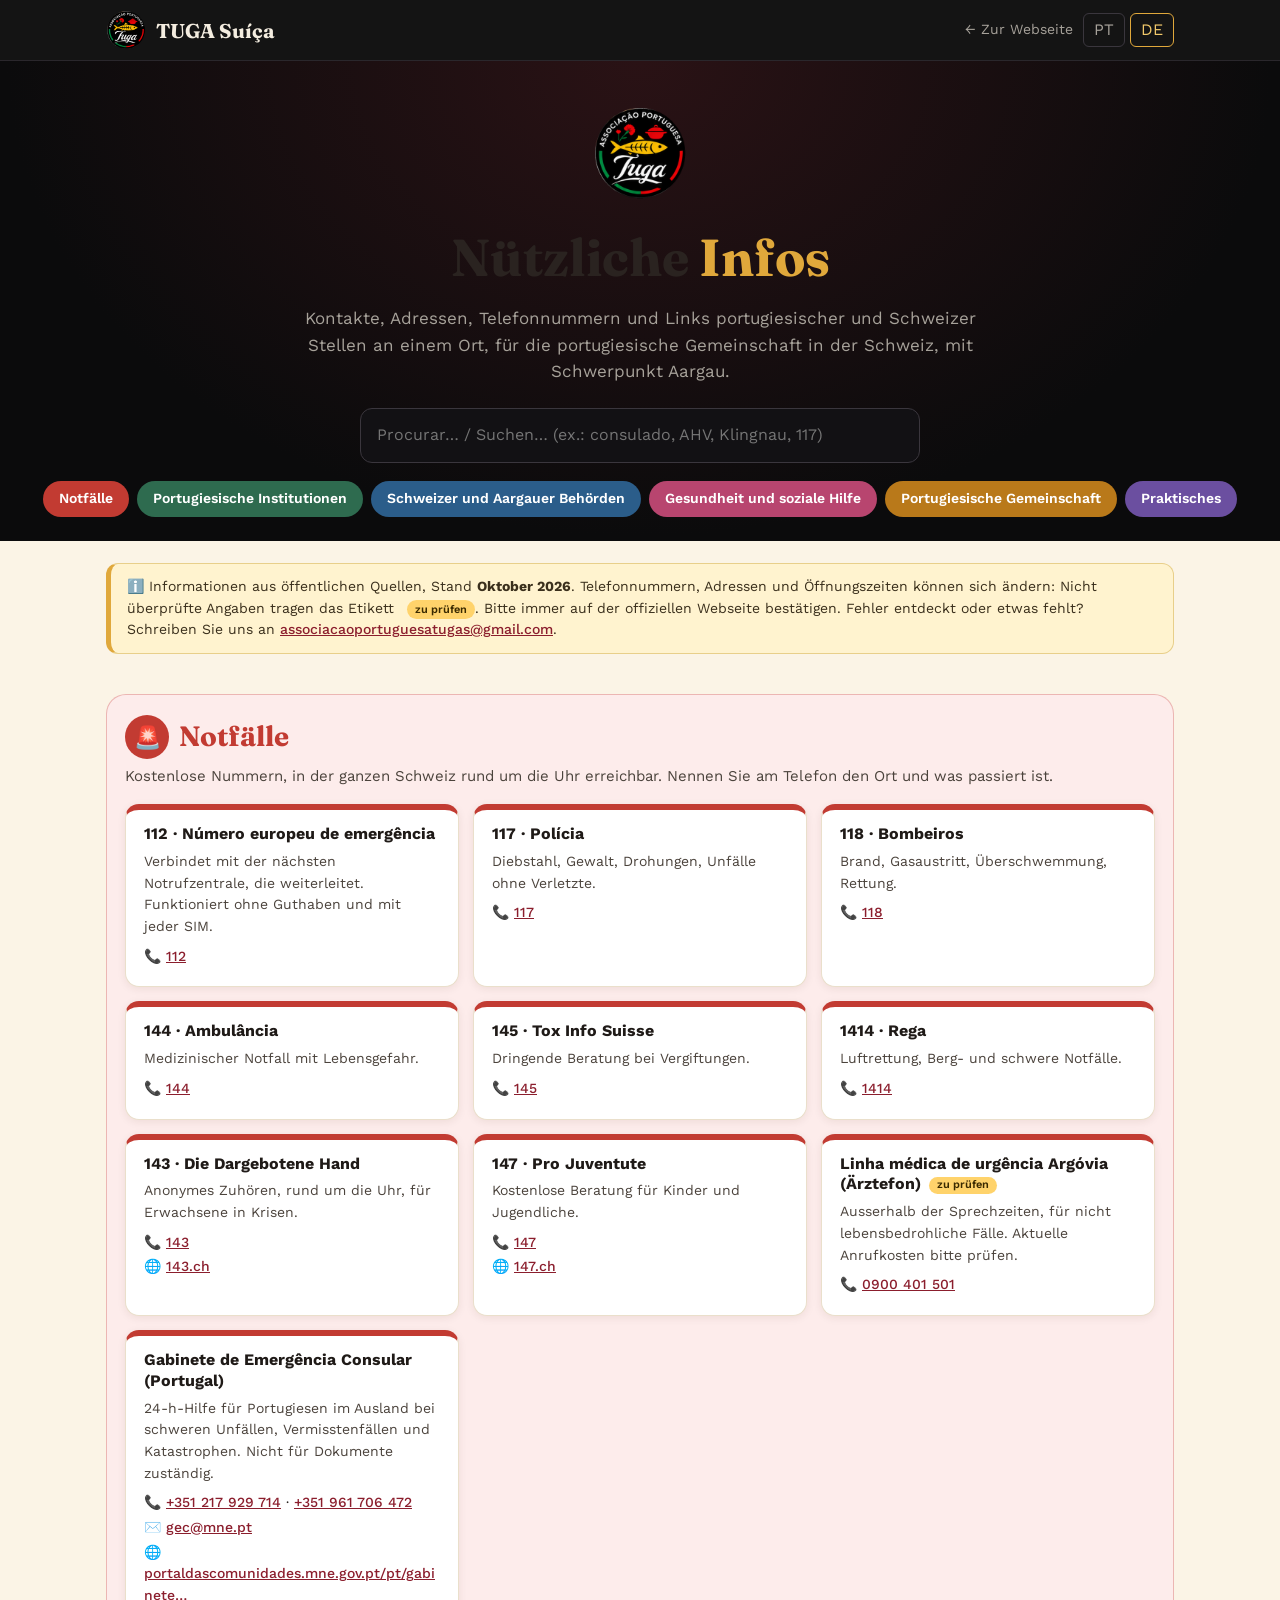
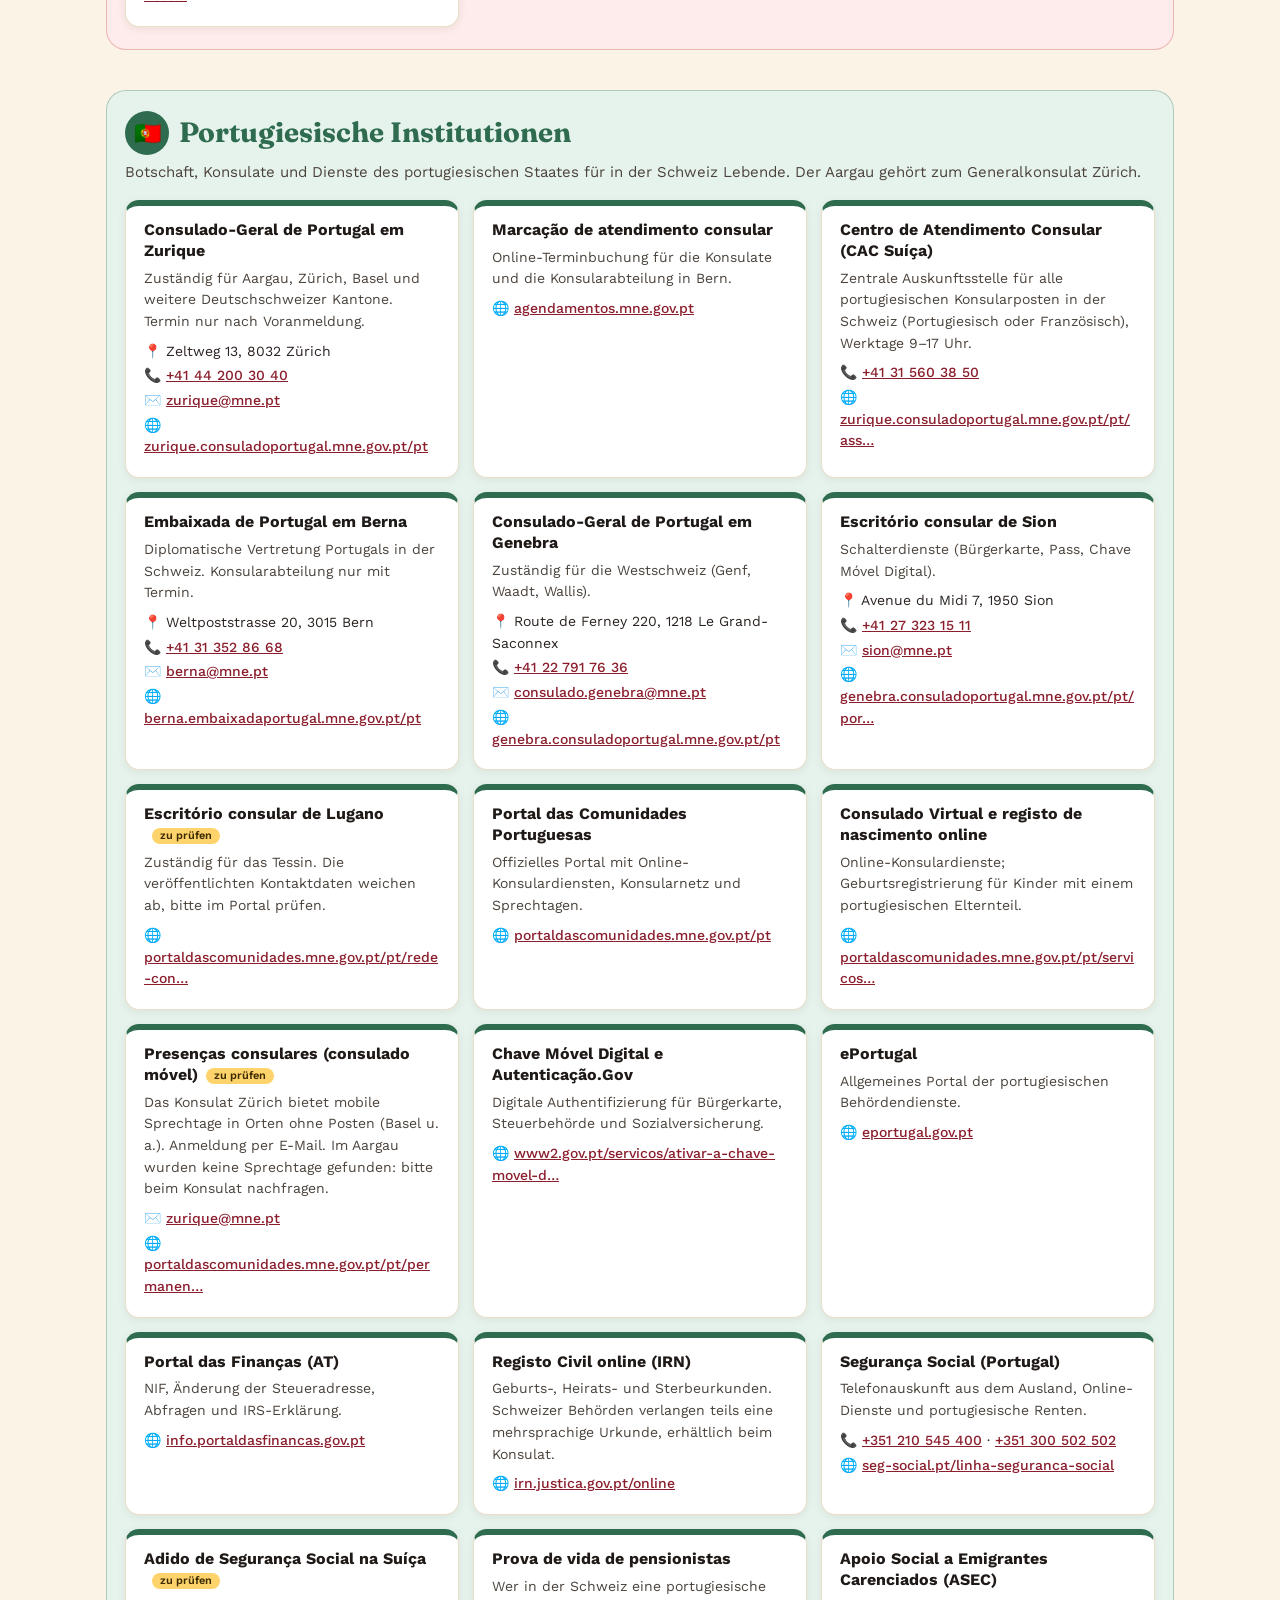
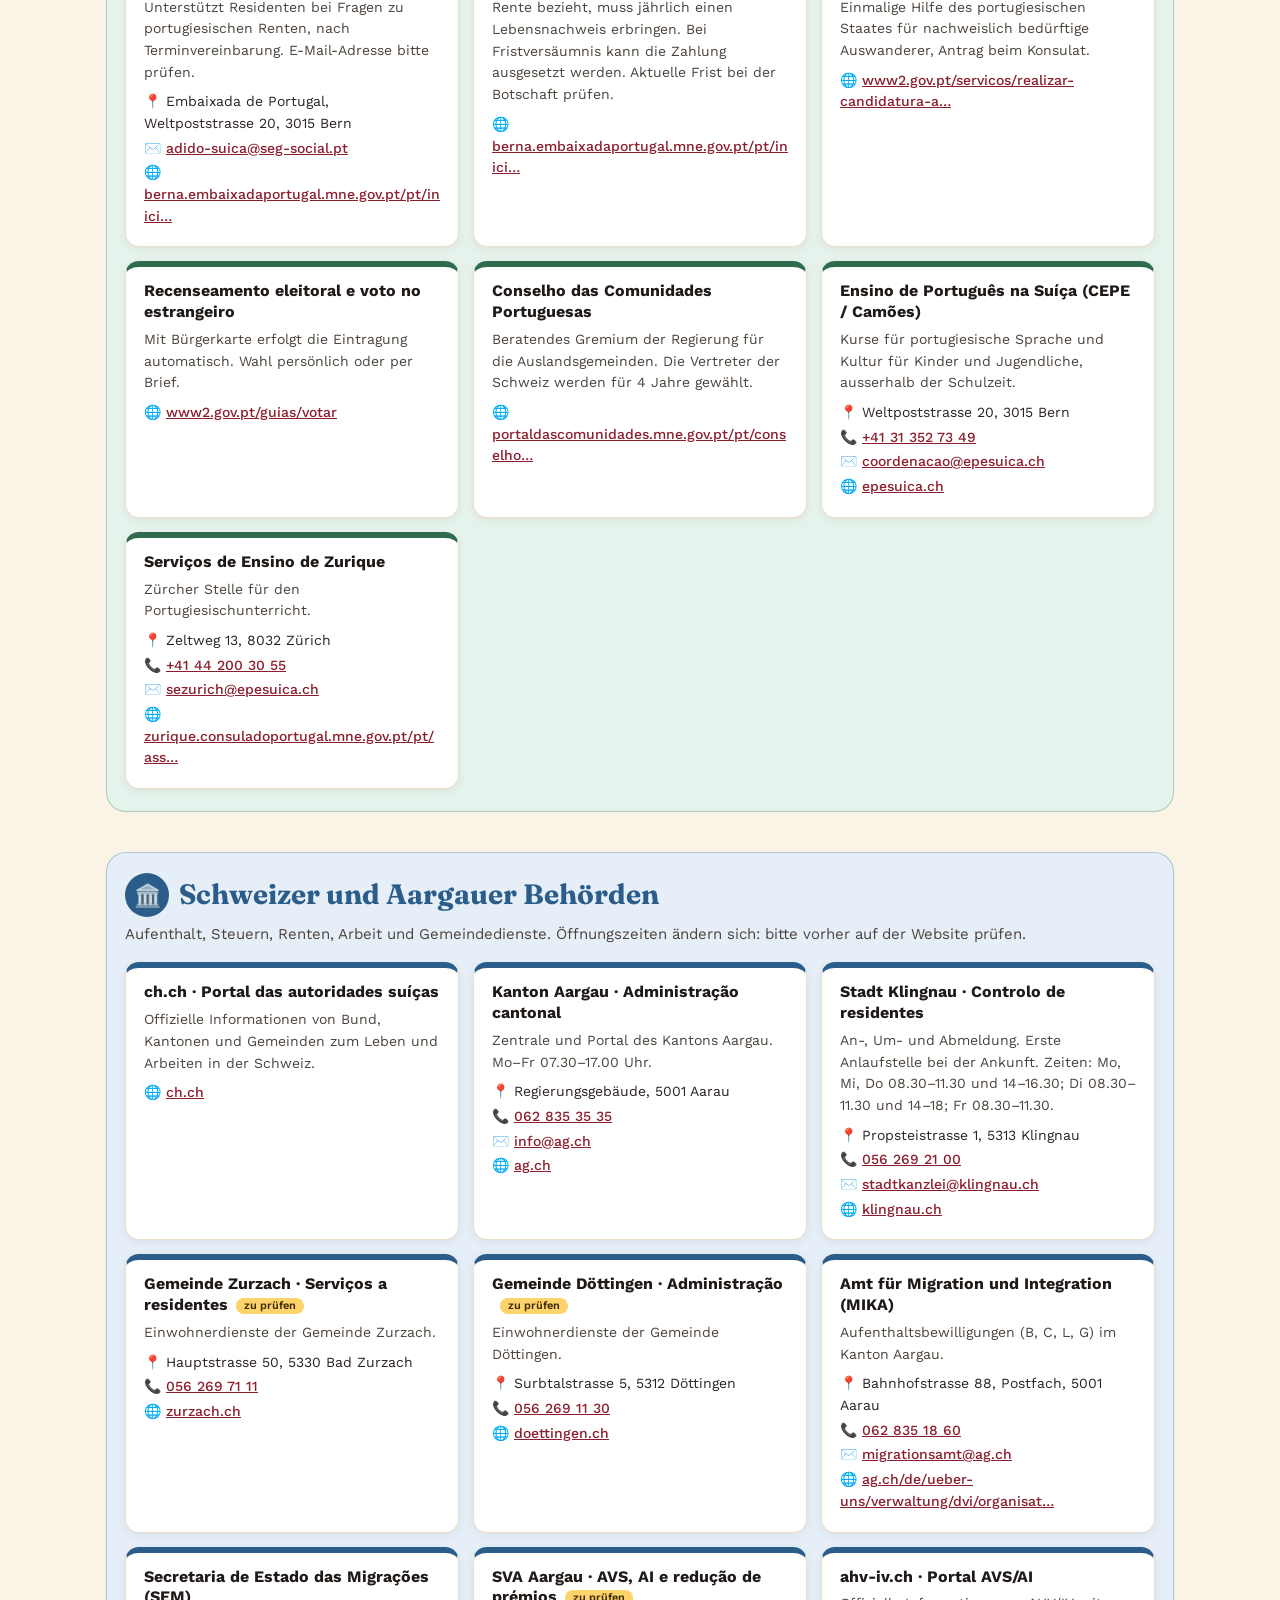
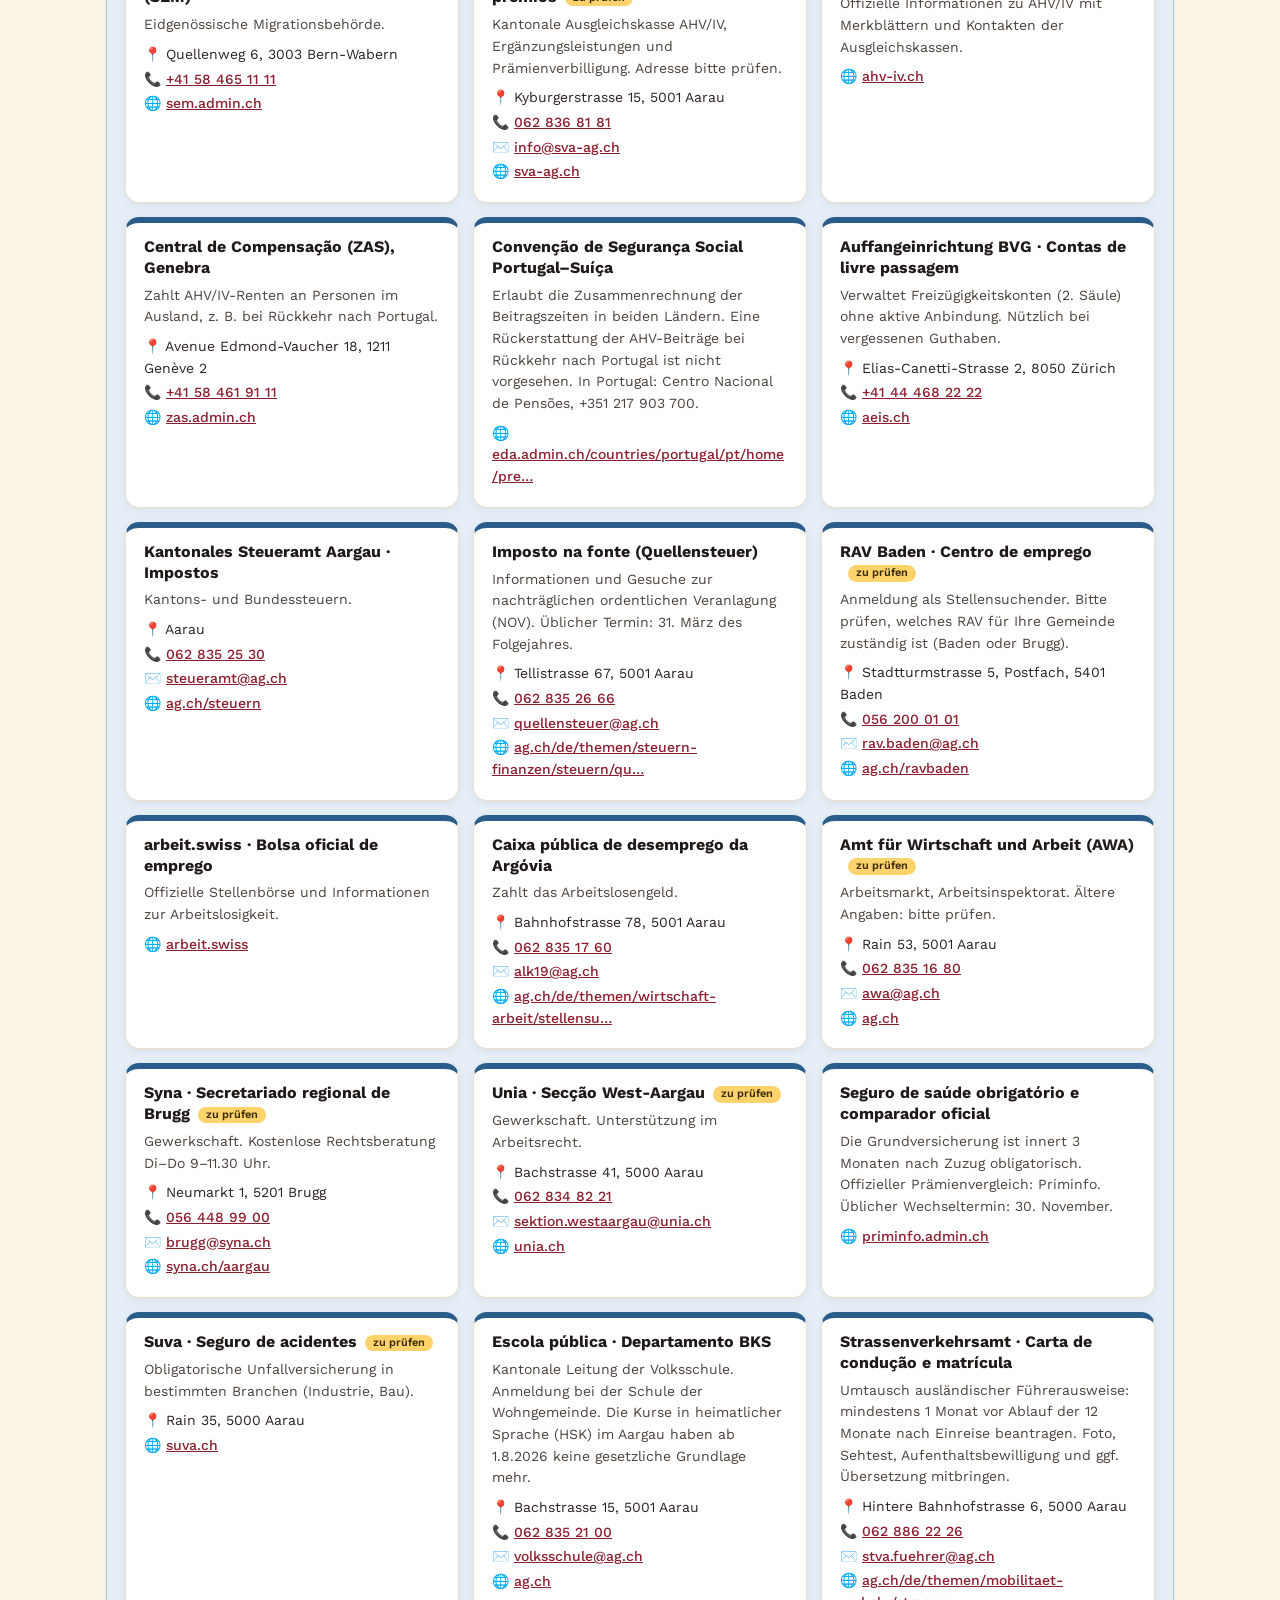
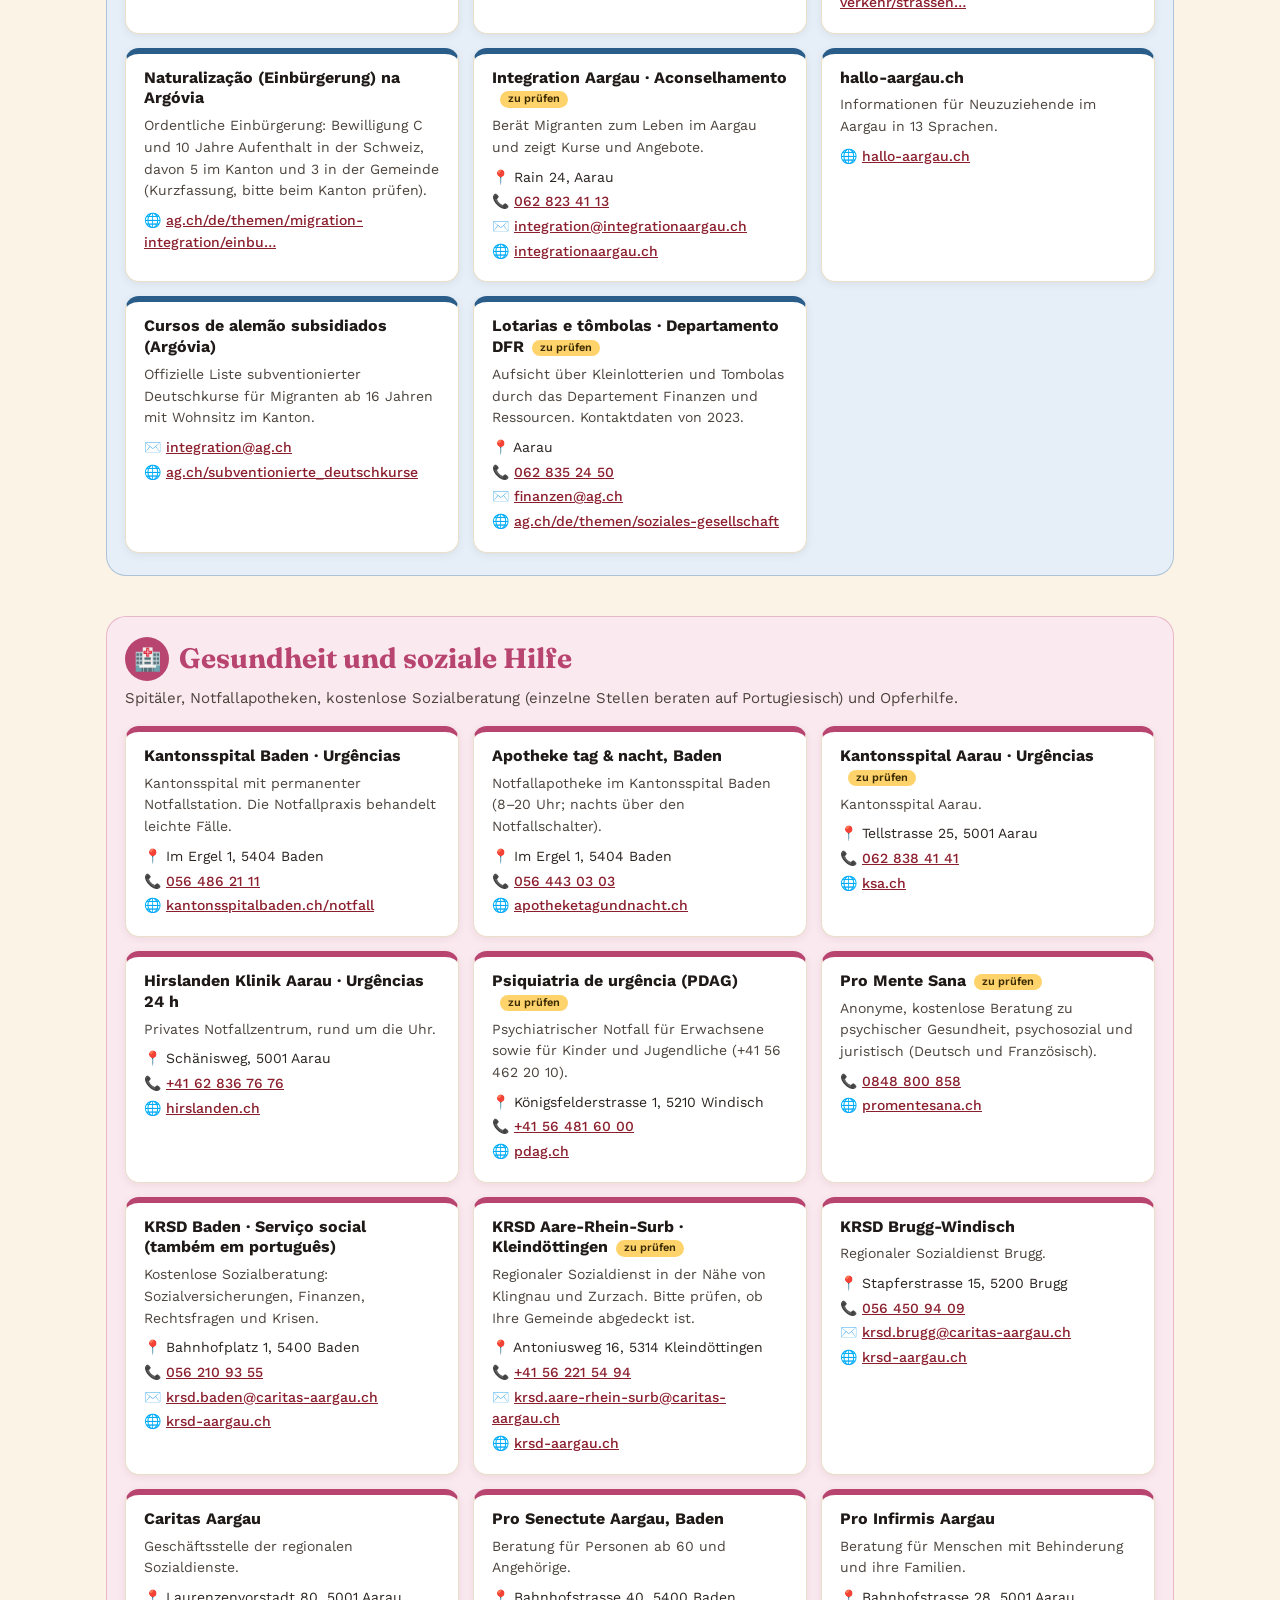
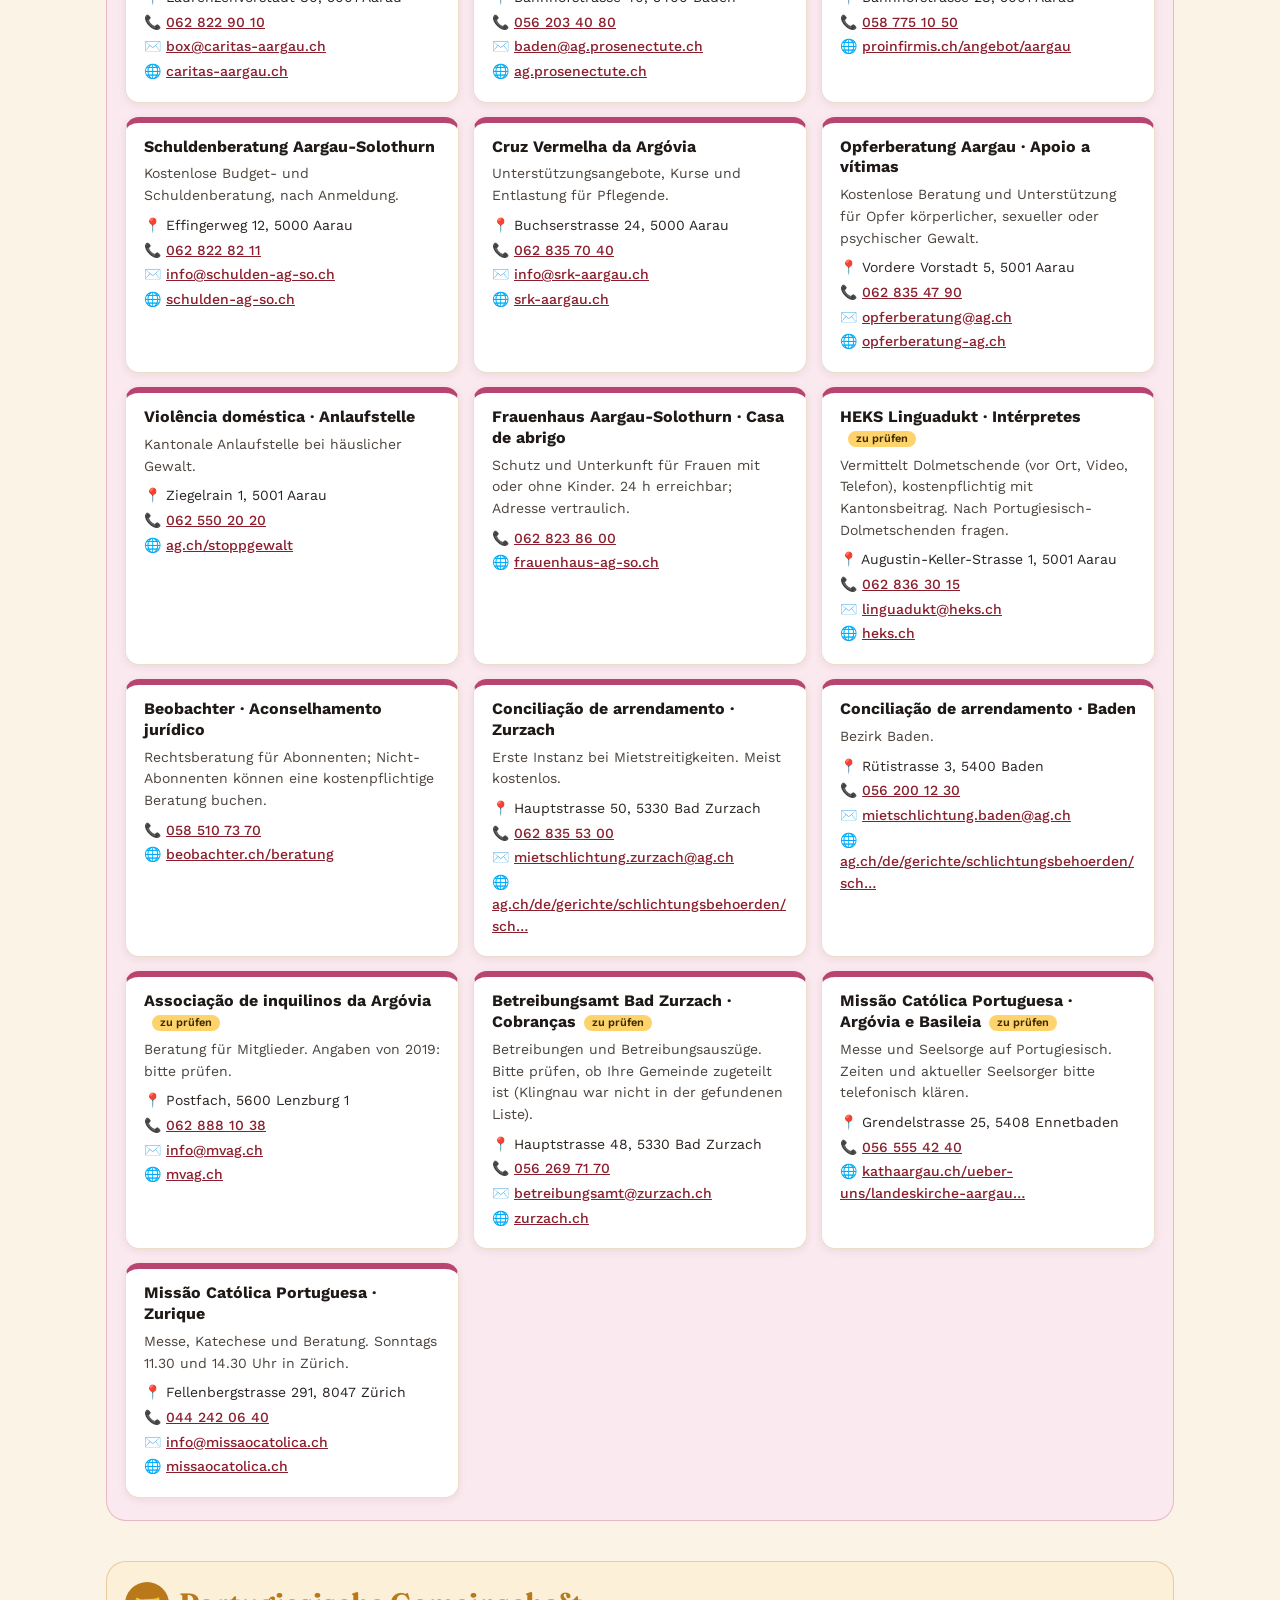
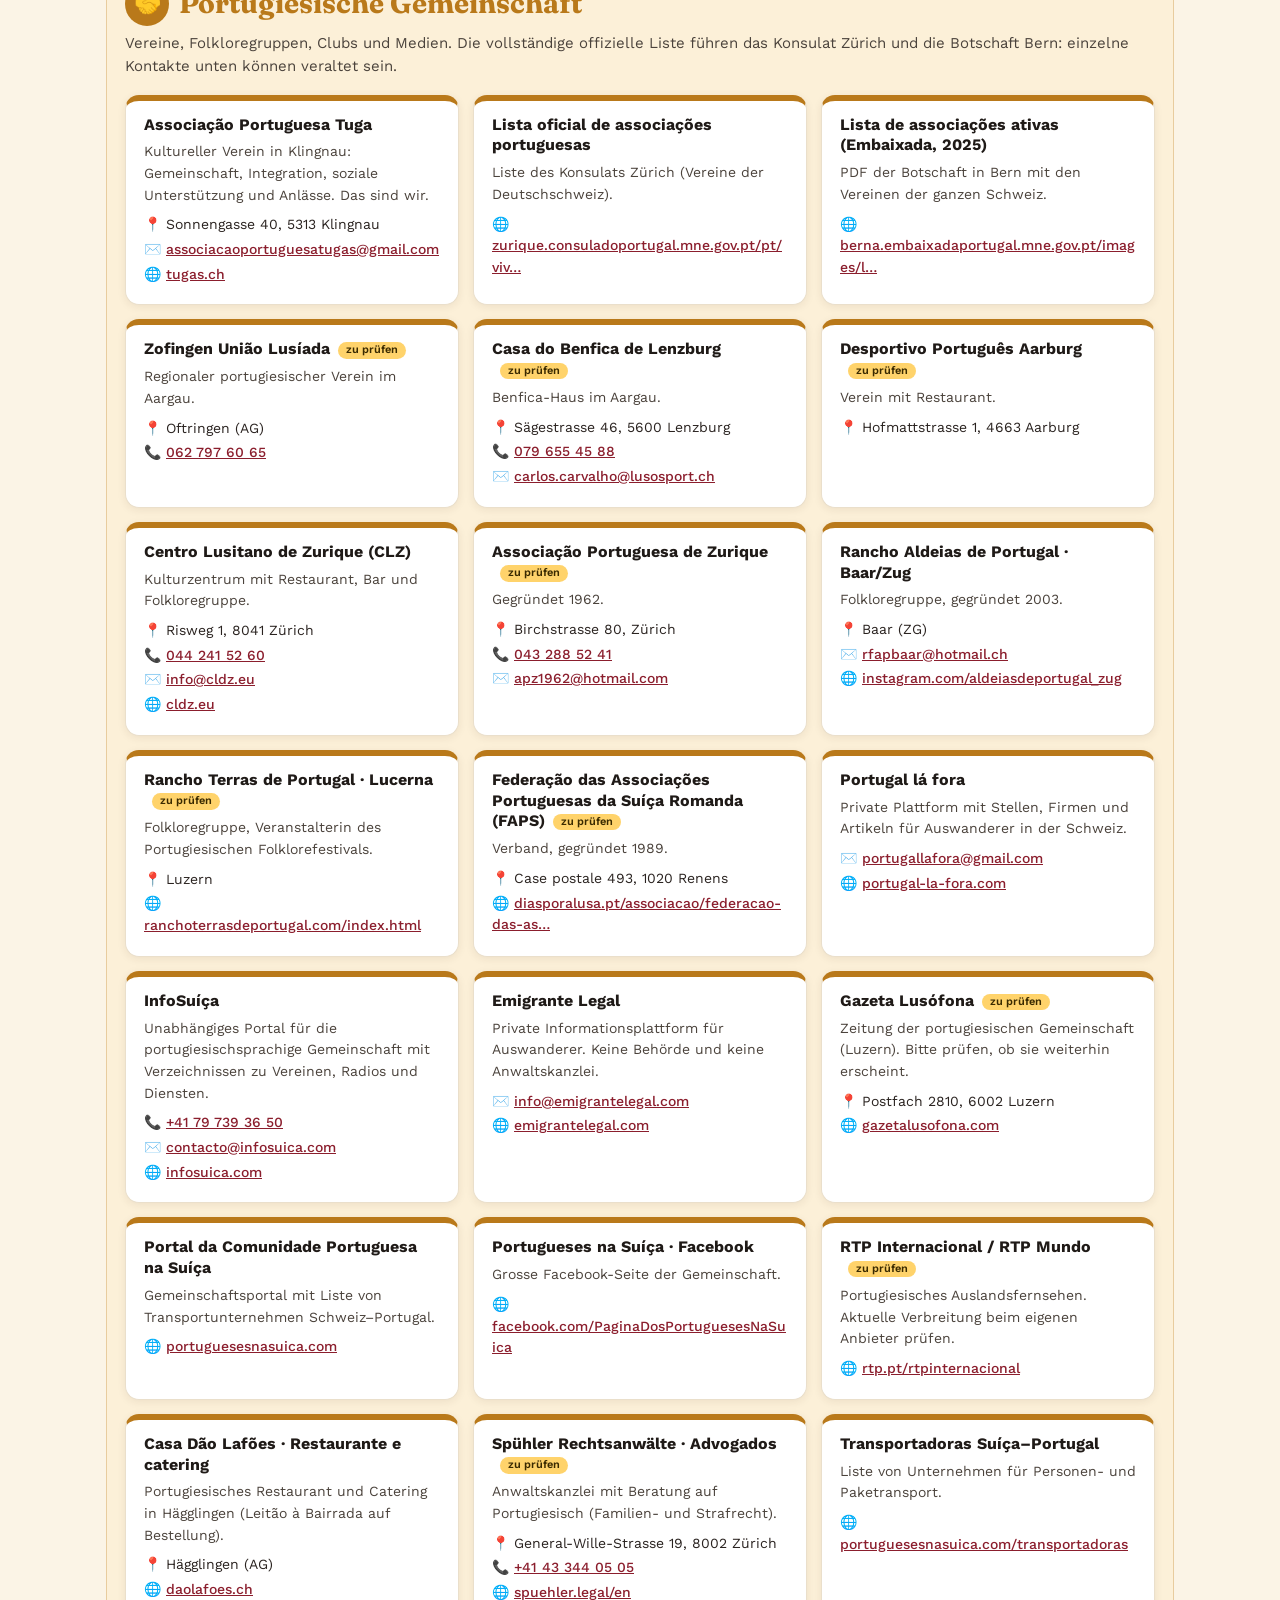
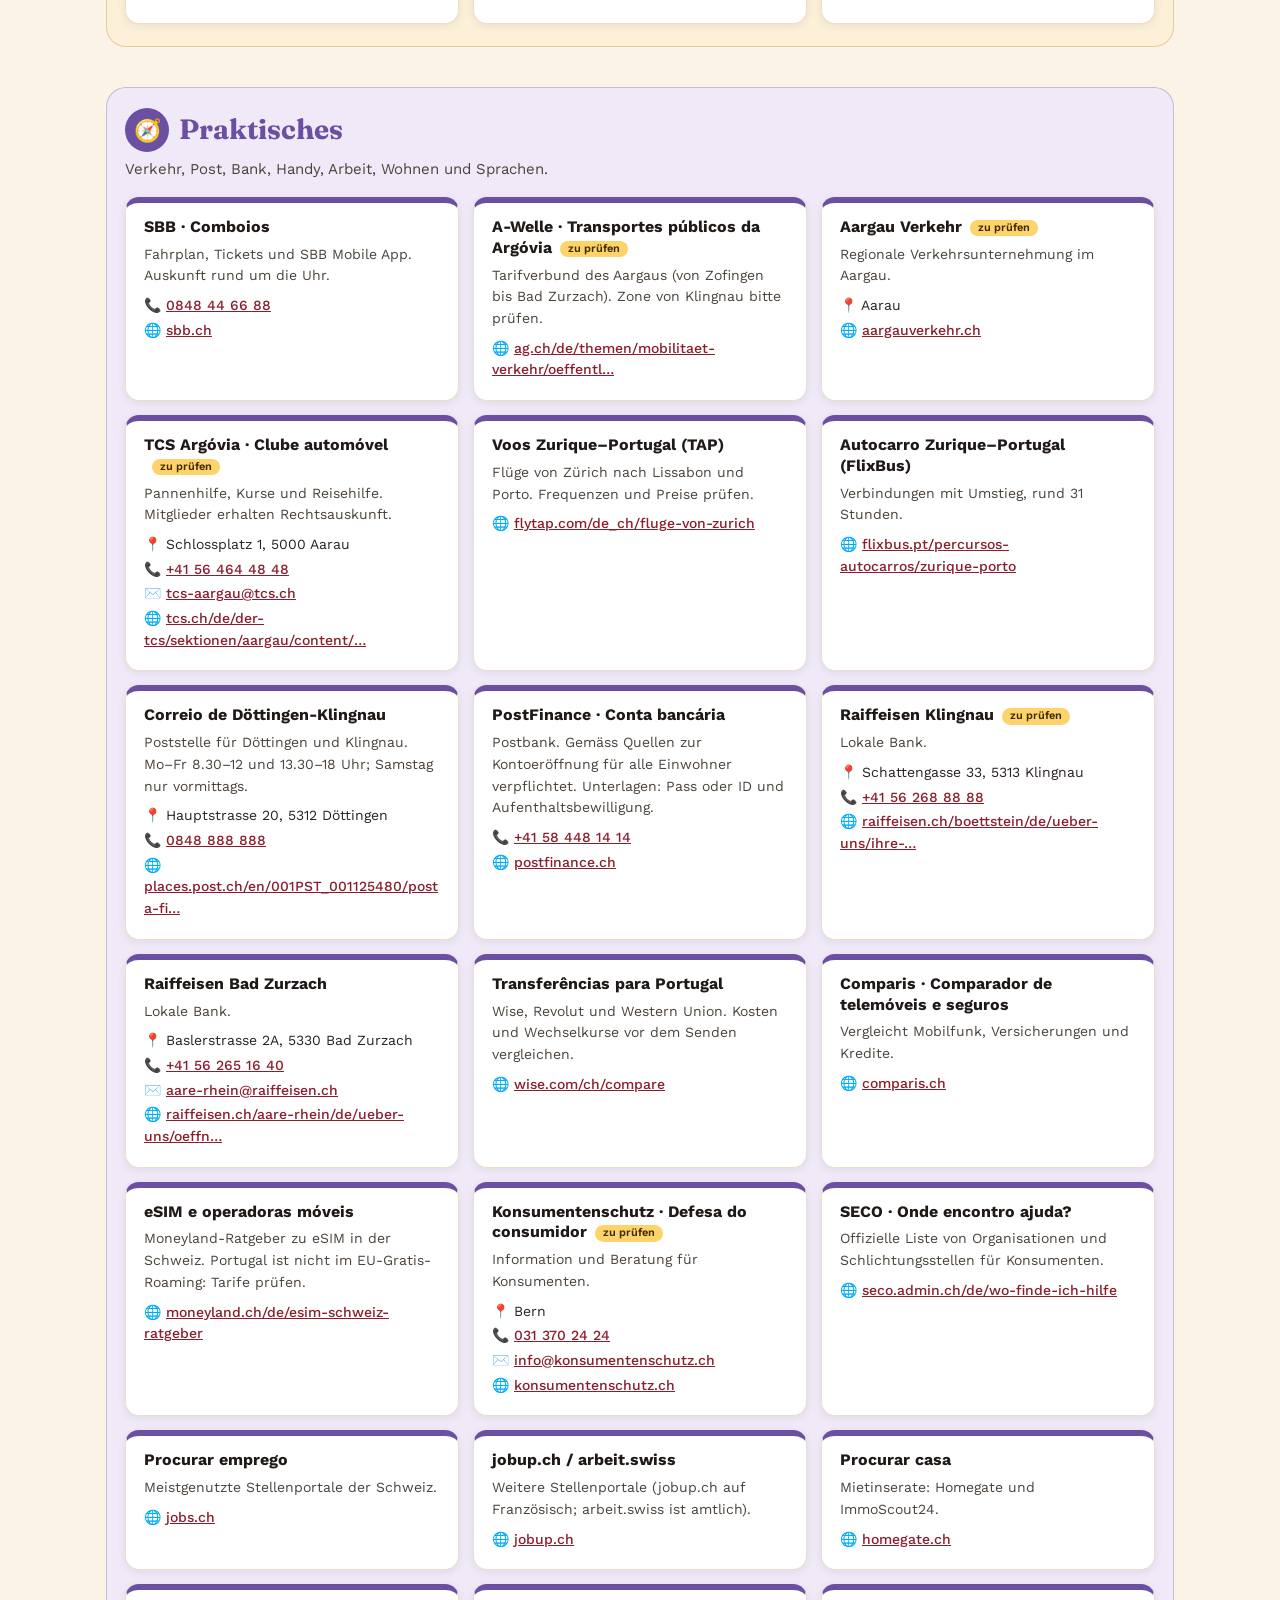
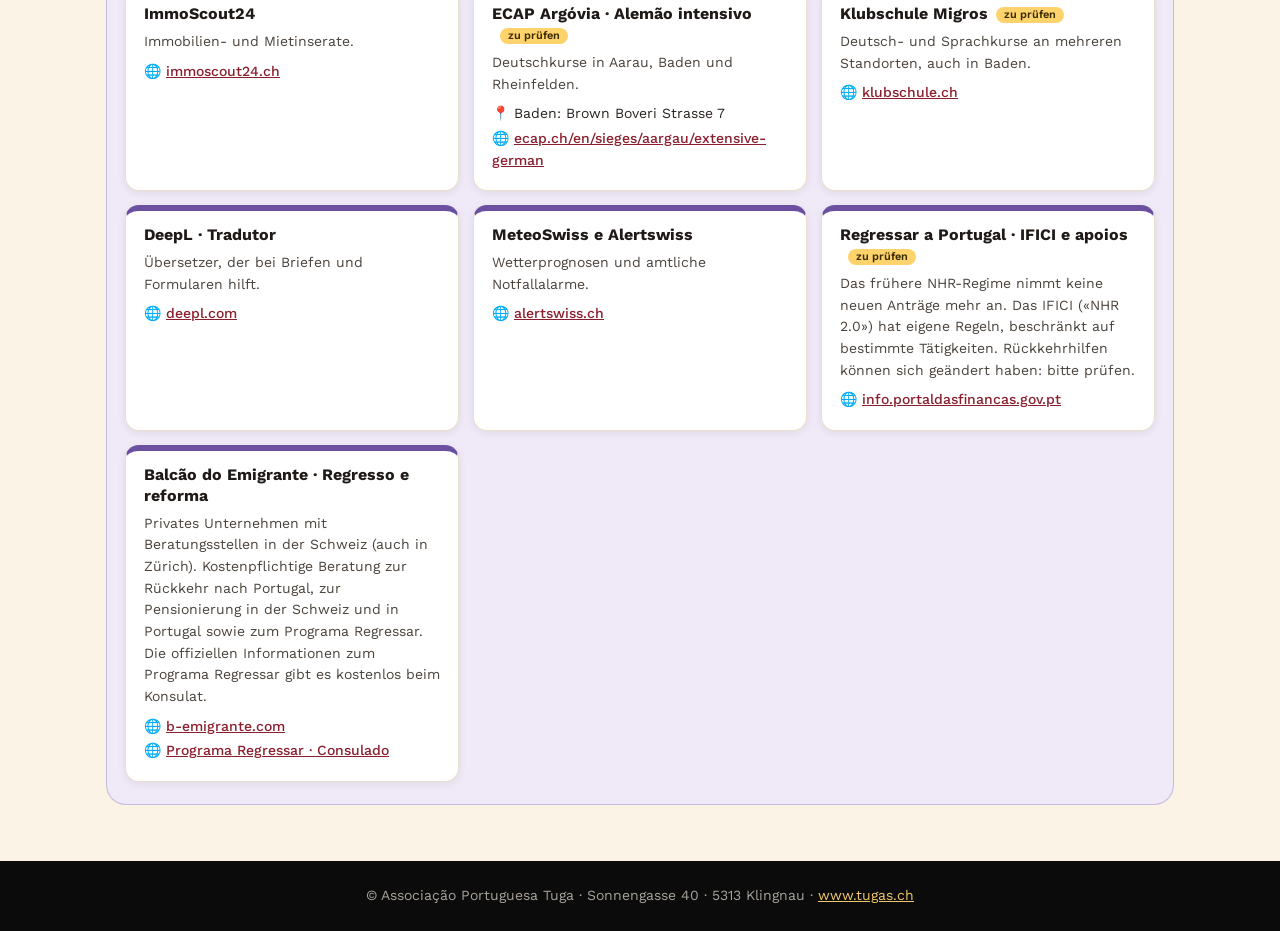
<file: guia/index.html>
<!doctype html>
<html lang="pt" id="html-root">
<head>
<meta charset="utf-8">
<meta name="viewport" content="width=device-width, initial-scale=1">
<title>Guia Útil · Nützliche Infos · TUGA Suíça</title>
<meta name="description" content="Guia útil para a comunidade portuguesa na Suíça: contactos, moradas, telefones e links de instituições portuguesas e suíças. Nützliche Kontakte, Adressen und Links für die portugiesische Gemeinschaft in der Schweiz.">
<link rel="icon" type="image/png" href="https://d2ol7oe51mr4n9.cloudfront.net/user_3G0ntwd0RKNbdNHeTDMP66CaiIB/67b6e80c-f721-4f64-94f5-8ede70498a81.png">
<link href="https://fonts.googleapis.com/css2?family=Fraunces:wght@600;700&family=Work+Sans:wght@400;500;600&display=swap" rel="stylesheet">
<style>
:root{--bg:#0b0b0c;--panel:#151417;--line:#2a272c;--cream:#f4ede0;--gold:#e0a83b;--gold-light:#f2c96a;--green:#2e6b4f;--red:#c23b32;--muted:#a7a29a}
*{box-sizing:border-box}
html{scroll-behavior:smooth}
body{margin:0;background:#fbf4e6;color:#2a2320;font-family:'Work Sans',sans-serif;line-height:1.55}
a{color:var(--gold-light);word-break:break-word}
nav.top{position:sticky;top:0;background:rgba(11,11,12,.96);border-bottom:1px solid var(--line);z-index:10}
.nav-inner{max-width:1100px;margin:0 auto;padding:10px 16px;display:flex;gap:12px;align-items:center;justify-content:space-between}
.brand{display:flex;align-items:center;gap:10px;font-family:'Fraunces',serif;font-weight:700;color:var(--cream);text-decoration:none;font-size:20px}
.brand img{width:40px;height:40px}
.right{display:flex;gap:10px;align-items:center}
.home{color:var(--muted);text-decoration:none;font-size:14px}
.lang button{background:none;border:1px solid #3a363d;color:var(--muted);padding:4px 10px;border-radius:6px;cursor:pointer;font:inherit}
.lang button.active{border-color:var(--gold);color:var(--gold-light)}
header{padding:44px 16px 24px;text-align:center;background:radial-gradient(ellipse at top,#2a1215 0%,var(--bg) 70%)}
header img{width:96px;height:96px}
h1{font-family:'Fraunces',serif;font-size:clamp(32px,6vw,52px);margin:8px 0}
h1 em{color:var(--gold);font-style:normal}
.lede{max-width:680px;margin:0 auto;color:var(--muted);font-size:17px}
main{max-width:1100px;margin:0 auto;padding:0 16px 56px}
main a{color:#8b1e2d;font-weight:500}
.search{margin:24px auto 0;max-width:560px;position:relative}
.search input{width:100%;padding:14px 16px;border-radius:12px;border:1px solid #3a363d;background:#121114;color:var(--cream);font:inherit;font-size:16px}
.search input:focus{outline:2px solid var(--gold);border-color:var(--gold)}
.chips{display:flex;flex-wrap:wrap;gap:8px;justify-content:center;margin:18px 0 0}
.chips a{border-radius:999px;padding:7px 16px;color:#fff;text-decoration:none;font-size:14px;font-weight:600;background:var(--c,#444)}
.chips a:hover{filter:brightness(1.12)}
.chips a[href='#emergencia']{--c:#c23b32}.chips a[href='#portugal']{--c:#2e6b4f}.chips a[href='#autoridades']{--c:#2b5d8a}.chips a[href='#saude']{--c:#b8456f}.chips a[href='#comunidade']{--c:#b9791a}.chips a[href='#pratica']{--c:#6b4fa0}
.note{margin-top:22px;background:#fff3cf;border:1px solid #e8cf8a;border-left:5px solid var(--gold);border-radius:12px;padding:12px 16px;font-size:14px;color:#3a2f1c}
#emergencia{--c:#c23b32;--t:#fdeceb}#portugal{--c:#2e6b4f;--t:#e6f3ec}#autoridades{--c:#2b5d8a;--t:#e6eff8}#saude{--c:#b8456f;--t:#fbe9f0}#comunidade{--c:#b9791a;--t:#fcf0d8}#pratica{--c:#6b4fa0;--t:#efe9f8}
.sec{margin-top:40px;scroll-margin-top:76px;background:var(--t);border:1px solid color-mix(in srgb,var(--c) 30%,transparent);border-radius:20px;padding:20px 18px 22px}
h2{font-family:'Fraunces',serif;font-size:28px;margin:0 0 6px;color:var(--c);display:flex;align-items:center;gap:10px}
h2 .ic{display:inline-flex;align-items:center;justify-content:center;width:44px;height:44px;border-radius:50%;background:var(--c);font-size:22px;flex:none}
.intro{margin:0 0 16px;color:#4b433c;font-size:15px}
.grid{display:grid;grid-template-columns:repeat(auto-fill,minmax(290px,1fr));gap:14px}
.entry{background:#fff;border:1px solid #eadfcb;border-top:6px solid var(--c);border-radius:14px;padding:14px 18px 16px;box-shadow:0 2px 8px rgba(60,40,10,.08)}
.entry h3{margin:0 0 6px;font-size:16px;line-height:1.3;color:#1f1a17}
.entry p{margin:0 0 8px;font-size:14px;color:#4b433c}
.entry ul{list-style:none;margin:0;padding:0;font-size:14px}
.entry li{margin:3px 0}
.chk{display:inline-block;margin-left:8px;font-size:11px;font-weight:600;color:#3a2a00;background:#ffd36b;border-radius:999px;padding:1px 8px;vertical-align:middle;white-space:nowrap}
.hide{display:none!important}
#none{display:none;text-align:center;color:#6b6258;margin-top:30px}
footer{background:var(--bg);padding:24px 16px;text-align:center;color:var(--muted);font-size:14px}
[data-lang="de"] .pt{display:none}[data-lang="pt"] .de{display:none}
@media (max-width:600px){h2{font-size:22px}.sec{padding:16px 12px 18px}.grid{grid-template-columns:1fr}.home{display:none}}
</style>
</head>
<body data-lang="pt">
<nav class="top"><div class="nav-inner">
  <a class="brand" href="../"><img src="logo-tuga.png" alt="Logo Associação Portuguesa Tuga">TUGA Suíça</a>
  <div class="right">
    <a class="home" href="../"><span class="pt">← Voltar ao site</span><span class="de">← Zur Webseite</span></a>
    <div class="lang"><button type="button" data-l="pt">PT</button> <button type="button" data-l="de">DE</button></div>
  </div>
</div></nav>
<header>
  <img src="logo-tuga.png" alt="">
  <h1><span class="pt">Guia <em>Útil</em></span><span class="de">Nützliche <em>Infos</em></span></h1>
  <p class="lede pt">Contactos, moradas, telefones e links de instituições portuguesas e suíças, reunidos num só sítio para a comunidade portuguesa na Suíça, com foco na Argóvia.</p>
  <p class="lede de">Kontakte, Adressen, Telefonnummern und Links portugiesischer und Schweizer Stellen an einem Ort, für die portugiesische Gemeinschaft in der Schweiz, mit Schwerpunkt Aargau.</p>
  <div class="search"><input id="q" type="search" autocomplete="off" placeholder="Procurar… / Suchen… (ex.: consulado, AHV, Klingnau, 117)" aria-label="Pesquisar / Suchen"></div>
  <div class="chips"><a href="#emergencia"><span class="pt">Emergências</span><span class="de">Notfälle</span></a><a href="#portugal"><span class="pt">Instituições portuguesas</span><span class="de">Portugiesische Institutionen</span></a><a href="#autoridades"><span class="pt">Autoridades suíças e da Argóvia</span><span class="de">Schweizer und Aargauer Behörden</span></a><a href="#saude"><span class="pt">Saúde e apoio social</span><span class="de">Gesundheit und soziale Hilfe</span></a><a href="#comunidade"><span class="pt">Comunidade portuguesa</span><span class="de">Portugiesische Gemeinschaft</span></a><a href="#pratica"><span class="pt">Vida prática</span><span class="de">Praktisches</span></a></div>
</header>
<main>
  <div class="note pt">ℹ️ Informação recolhida em <b>outubro de 2026</b> a partir de fontes públicas. Telefones, moradas e horários podem mudar: o que ainda não foi confirmado leva a etiqueta <span class="chk">a confirmar</span>. Confirme sempre no site oficial. Encontrou um erro ou falta alguma coisa? Escreva-nos para <a href="mailto:associacaoportuguesatugas@gmail.com">associacaoportuguesatugas@gmail.com</a>.</div>
  <div class="note de">ℹ️ Informationen aus öffentlichen Quellen, Stand <b>Oktober 2026</b>. Telefonnummern, Adressen und Öffnungszeiten können sich ändern: Nicht überprüfte Angaben tragen das Etikett <span class="chk">zu prüfen</span>. Bitte immer auf der offiziellen Webseite bestätigen. Fehler entdeckt oder etwas fehlt? Schreiben Sie uns an <a href="mailto:associacaoportuguesatugas@gmail.com">associacaoportuguesatugas@gmail.com</a>.</div>
<section id="emergencia" class="sec"><h2><span class="ic">🚨</span> <span class="pt">Emergências</span><span class="de">Notfälle</span></h2><p class="intro pt">Números gratuitos, a funcionar em toda a Suíça, 24 horas por dia. Ao telefone, diga o local e o que se passa.</p><p class="intro de">Kostenlose Nummern, in der ganzen Schweiz rund um die Uhr erreichbar. Nennen Sie am Telefon den Ort und was passiert ist.</p><div class="grid">
<div class="entry"><h3>112 · Número europeu de emergência</h3><p class="pt">Liga à central mais próxima, que reencaminha para o serviço certo. Funciona sem saldo e com qualquer cartão.</p><p class="de">Verbindet mit der nächsten Notrufzentrale, die weiterleitet. Funktioniert ohne Guthaben und mit jeder SIM.</p><ul><li>📞 <a href="tel:112">112</a></li></ul></div>
<div class="entry"><h3>117 · Polícia</h3><p class="pt">Roubos, violência, ameaças, acidentes sem feridos.</p><p class="de">Diebstahl, Gewalt, Drohungen, Unfälle ohne Verletzte.</p><ul><li>📞 <a href="tel:117">117</a></li></ul></div>
<div class="entry"><h3>118 · Bombeiros</h3><p class="pt">Incêndio, fugas de gás, inundações, salvamentos.</p><p class="de">Brand, Gasaustritt, Überschwemmung, Rettung.</p><ul><li>📞 <a href="tel:118">118</a></li></ul></div>
<div class="entry"><h3>144 · Ambulância</h3><p class="pt">Emergência médica com risco de vida.</p><p class="de">Medizinischer Notfall mit Lebensgefahr.</p><ul><li>📞 <a href="tel:144">144</a></li></ul></div>
<div class="entry"><h3>145 · Tox Info Suisse</h3><p class="pt">Aconselhamento urgente em caso de intoxicação.</p><p class="de">Dringende Beratung bei Vergiftungen.</p><ul><li>📞 <a href="tel:145">145</a></li></ul></div>
<div class="entry"><h3>1414 · Rega</h3><p class="pt">Salvamento aéreo, montanha e emergências graves.</p><p class="de">Luftrettung, Berg- und schwere Notfälle.</p><ul><li>📞 <a href="tel:1414">1414</a></li></ul></div>
<div class="entry"><h3>143 · Die Dargebotene Hand</h3><p class="pt">Escuta anónima, 24 horas, para adultos em crise.</p><p class="de">Anonymes Zuhören, rund um die Uhr, für Erwachsene in Krisen.</p><ul><li>📞 <a href="tel:143">143</a></li><li>🌐 <a href="https://www.143.ch" target="_blank" rel="noopener">143.ch</a></li></ul></div>
<div class="entry"><h3>147 · Pro Juventute</h3><p class="pt">Aconselhamento gratuito para crianças e jovens.</p><p class="de">Kostenlose Beratung für Kinder und Jugendliche.</p><ul><li>📞 <a href="tel:147">147</a></li><li>🌐 <a href="https://www.147.ch" target="_blank" rel="noopener">147.ch</a></li></ul></div>
<div class="entry"><h3>Linha médica de urgência Argóvia (Ärztefon)<span class="chk"><span class="pt">a confirmar</span><span class="de">zu prüfen</span></span></h3><p class="pt">Fora de horas, para casos não vitais. Confirme o custo atual da chamada.</p><p class="de">Ausserhalb der Sprechzeiten, für nicht lebensbedrohliche Fälle. Aktuelle Anrufkosten bitte prüfen.</p><ul><li>📞 <a href="tel:+41900401501">0900 401 501</a></li></ul></div>
<div class="entry"><h3>Gabinete de Emergência Consular (Portugal)</h3><p class="pt">Apoio 24 h a portugueses no estrangeiro em acidentes graves, desaparecimentos e catástrofes. Não trata de documentos.</p><p class="de">24-h-Hilfe für Portugiesen im Ausland bei schweren Unfällen, Vermisstenfällen und Katastrophen. Nicht für Dokumente zuständig.</p><ul><li>📞 <a href="tel:+351217929714">+351 217 929 714</a> · <a href="tel:+351961706472">+351 961 706 472</a></li><li>✉️ <a href="mailto:gec@mne.pt">gec@mne.pt</a></li><li>🌐 <a href="https://portaldascomunidades.mne.gov.pt/pt/gabinete-de-emergencia-consular-gec" target="_blank" rel="noopener">portaldascomunidades.mne.gov.pt/pt/gabinete…</a></li></ul></div>
</div></section>
<section id="portugal" class="sec"><h2><span class="ic">🇵🇹</span> <span class="pt">Instituições portuguesas</span><span class="de">Portugiesische Institutionen</span></h2><p class="intro pt">Embaixada, consulados e serviços do Estado português para quem vive na Suíça. A Argóvia pertence ao Consulado-Geral de Zurique.</p><p class="intro de">Botschaft, Konsulate und Dienste des portugiesischen Staates für in der Schweiz Lebende. Der Aargau gehört zum Generalkonsulat Zürich.</p><div class="grid">
<div class="entry"><h3>Consulado-Geral de Portugal em Zurique</h3><p class="pt">Serve a Argóvia, Zurique, Basileia e outros cantões da Suíça alemã. Atendimento por marcação prévia.</p><p class="de">Zuständig für Aargau, Zürich, Basel und weitere Deutschschweizer Kantone. Termin nur nach Voranmeldung.</p><ul><li>📍 Zeltweg 13, 8032 Zürich</li><li>📞 <a href="tel:+41442003040">+41 44 200 30 40</a></li><li>✉️ <a href="mailto:zurique@mne.pt">zurique@mne.pt</a></li><li>🌐 <a href="https://zurique.consuladoportugal.mne.gov.pt/pt/" target="_blank" rel="noopener">zurique.consuladoportugal.mne.gov.pt/pt</a></li></ul></div>
<div class="entry"><h3>Marcação de atendimento consular</h3><p class="pt">Marcação online para os consulados e a secção consular de Berna.</p><p class="de">Online-Terminbuchung für die Konsulate und die Konsularabteilung in Bern.</p><ul><li>🌐 <a href="https://agendamentos.mne.gov.pt/" target="_blank" rel="noopener">agendamentos.mne.gov.pt</a></li></ul></div>
<div class="entry"><h3>Centro de Atendimento Consular (CAC Suíça)</h3><p class="pt">Linha única para os postos consulares da Suíça, em português ou francês, nos dias úteis, 9h00 às 17h00.</p><p class="de">Zentrale Auskunftsstelle für alle portugiesischen Konsularposten in der Schweiz (Portugiesisch oder Französisch), Werktage 9–17 Uhr.</p><ul><li>📞 <a href="tel:+41315603850">+41 31 560 38 50</a></li><li>🌐 <a href="https://zurique.consuladoportugal.mne.gov.pt/pt/assuntos-consulares/informacao-geral/centro-de-atendimento-consular" target="_blank" rel="noopener">zurique.consuladoportugal.mne.gov.pt/pt/ass…</a></li></ul></div>
<div class="entry"><h3>Embaixada de Portugal em Berna</h3><p class="pt">Representação diplomática de Portugal na Suíça. Secção consular só com marcação.</p><p class="de">Diplomatische Vertretung Portugals in der Schweiz. Konsularabteilung nur mit Termin.</p><ul><li>📍 Weltpoststrasse 20, 3015 Bern</li><li>📞 <a href="tel:+41313528668">+41 31 352 86 68</a></li><li>✉️ <a href="mailto:berna@mne.pt">berna@mne.pt</a></li><li>🌐 <a href="https://berna.embaixadaportugal.mne.gov.pt/pt/" target="_blank" rel="noopener">berna.embaixadaportugal.mne.gov.pt/pt</a></li></ul></div>
<div class="entry"><h3>Consulado-Geral de Portugal em Genebra</h3><p class="pt">Serve a Suíça francófona (Genebra, Vaud, Valais).</p><p class="de">Zuständig für die Westschweiz (Genf, Waadt, Wallis).</p><ul><li>📍 Route de Ferney 220, 1218 Le Grand-Saconnex</li><li>📞 <a href="tel:+41227917636">+41 22 791 76 36</a></li><li>✉️ <a href="mailto:consulado.genebra@mne.pt">consulado.genebra@mne.pt</a></li><li>🌐 <a href="https://genebra.consuladoportugal.mne.gov.pt/pt/" target="_blank" rel="noopener">genebra.consuladoportugal.mne.gov.pt/pt</a></li></ul></div>
<div class="entry"><h3>Escritório consular de Sion</h3><p class="pt">Atos de balcão (Cartão de Cidadão, passaporte, Chave Móvel Digital).</p><p class="de">Schalterdienste (Bürgerkarte, Pass, Chave Móvel Digital).</p><ul><li>📍 Avenue du Midi 7, 1950 Sion</li><li>📞 <a href="tel:+41273231511">+41 27 323 15 11</a></li><li>✉️ <a href="mailto:sion@mne.pt">sion@mne.pt</a></li><li>🌐 <a href="https://genebra.consuladoportugal.mne.gov.pt/pt/portugal-no-pais/escritorio-consular-em-sion" target="_blank" rel="noopener">genebra.consuladoportugal.mne.gov.pt/pt/por…</a></li></ul></div>
<div class="entry"><h3>Escritório consular de Lugano<span class="chk"><span class="pt">a confirmar</span><span class="de">zu prüfen</span></span></h3><p class="pt">Serve o Ticino. Os contactos publicados divergem: confirme no portal.</p><p class="de">Zuständig für das Tessin. Die veröffentlichten Kontaktdaten weichen ab, bitte im Portal prüfen.</p><ul><li>🌐 <a href="https://portaldascomunidades.mne.gov.pt/pt/rede-consular/europa/suica" target="_blank" rel="noopener">portaldascomunidades.mne.gov.pt/pt/rede-con…</a></li></ul></div>
<div class="entry"><h3>Portal das Comunidades Portuguesas</h3><p class="pt">Portal oficial com serviços consulares online, rede consular e permanências.</p><p class="de">Offizielles Portal mit Online-Konsulardiensten, Konsularnetz und Sprechtagen.</p><ul><li>🌐 <a href="https://portaldascomunidades.mne.gov.pt/pt/" target="_blank" rel="noopener">portaldascomunidades.mne.gov.pt/pt</a></li></ul></div>
<div class="entry"><h3>Consulado Virtual e registo de nascimento online</h3><p class="pt">Serviços consulares online; registo de nascimento de filhos com um progenitor português.</p><p class="de">Online-Konsulardienste; Geburtsregistrierung für Kinder mit einem portugiesischen Elternteil.</p><ul><li>🌐 <a href="https://portaldascomunidades.mne.gov.pt/pt/servicos-consulares-on-line/consulado-virtual" target="_blank" rel="noopener">portaldascomunidades.mne.gov.pt/pt/servicos…</a></li></ul></div>
<div class="entry"><h3>Presenças consulares (consulado móvel)<span class="chk"><span class="pt">a confirmar</span><span class="de">zu prüfen</span></span></h3><p class="pt">O Consulado de Zurique faz atendimento móvel em localidades sem posto (Basileia e outras). Pedido de marcação por e-mail. Não encontrámos permanências na Argóvia: pergunte ao consulado.</p><p class="de">Das Konsulat Zürich bietet mobile Sprechtage in Orten ohne Posten (Basel u. a.). Anmeldung per E-Mail. Im Aargau wurden keine Sprechtage gefunden: bitte beim Konsulat nachfragen.</p><ul><li>✉️ <a href="mailto:zurique@mne.pt">zurique@mne.pt</a></li><li>🌐 <a href="https://portaldascomunidades.mne.gov.pt/pt/permanencias-consulares" target="_blank" rel="noopener">portaldascomunidades.mne.gov.pt/pt/permanen…</a></li></ul></div>
<div class="entry"><h3>Chave Móvel Digital e Autenticação.Gov</h3><p class="pt">Autenticação digital para Cartão de Cidadão, Finanças e Segurança Social.</p><p class="de">Digitale Authentifizierung für Bürgerkarte, Steuerbehörde und Sozialversicherung.</p><ul><li>🌐 <a href="https://www2.gov.pt/servicos/ativar-a-chave-movel-digital" target="_blank" rel="noopener">www2.gov.pt/servicos/ativar-a-chave-movel-d…</a></li></ul></div>
<div class="entry"><h3>ePortugal</h3><p class="pt">Portal geral de serviços públicos portugueses.</p><p class="de">Allgemeines Portal der portugiesischen Behördendienste.</p><ul><li>🌐 <a href="https://eportugal.gov.pt/" target="_blank" rel="noopener">eportugal.gov.pt</a></li></ul></div>
<div class="entry"><h3>Portal das Finanças (AT)</h3><p class="pt">NIF, alteração de morada fiscal, consultas e declaração de IRS.</p><p class="de">NIF, Änderung der Steueradresse, Abfragen und IRS-Erklärung.</p><ul><li>🌐 <a href="https://info.portaldasfinancas.gov.pt/" target="_blank" rel="noopener">info.portaldasfinancas.gov.pt</a></li></ul></div>
<div class="entry"><h3>Registo Civil online (IRN)</h3><p class="pt">Certidões de nascimento, casamento e óbito. As autoridades suíças podem exigir certidão plurilingue, pedida no consulado.</p><p class="de">Geburts-, Heirats- und Sterbeurkunden. Schweizer Behörden verlangen teils eine mehrsprachige Urkunde, erhältlich beim Konsulat.</p><ul><li>🌐 <a href="https://irn.justica.gov.pt/online" target="_blank" rel="noopener">irn.justica.gov.pt/online</a></li></ul></div>
<div class="entry"><h3>Segurança Social (Portugal)</h3><p class="pt">Linha de atendimento a partir do estrangeiro, serviços online e pensões portuguesas.</p><p class="de">Telefonauskunft aus dem Ausland, Online-Dienste und portugiesische Renten.</p><ul><li>📞 <a href="tel:+351210545400">+351 210 545 400</a> · <a href="tel:+351300502502">+351 300 502 502</a></li><li>🌐 <a href="https://www.seg-social.pt/linha-seguranca-social" target="_blank" rel="noopener">seg-social.pt/linha-seguranca-social</a></li></ul></div>
<div class="entry"><h3>Adido de Segurança Social na Suíça<span class="chk"><span class="pt">a confirmar</span><span class="de">zu prüfen</span></span></h3><p class="pt">Apoia residentes em questões de pensões portuguesas, com marcação. Confirme o e-mail em uso.</p><p class="de">Unterstützt Residenten bei Fragen zu portugiesischen Renten, nach Terminvereinbarung. E-Mail-Adresse bitte prüfen.</p><ul><li>📍 Embaixada de Portugal, Weltpoststrasse 20, 3015 Bern</li><li>✉️ <a href="mailto:adido-suica@seg-social.pt">adido-suica@seg-social.pt</a></li><li>🌐 <a href="https://berna.embaixadaportugal.mne.gov.pt/pt/inicio/apoio-social/seguranca-social-portuguesa" target="_blank" rel="noopener">berna.embaixadaportugal.mne.gov.pt/pt/inici…</a></li></ul></div>
<div class="entry"><h3>Prova de vida de pensionistas</h3><p class="pt">Quem recebe pensão portuguesa e vive na Suíça tem de fazer prova de vida anual. Falhar o prazo pode suspender o pagamento. Veja o prazo atual na Embaixada.</p><p class="de">Wer in der Schweiz eine portugiesische Rente bezieht, muss jährlich einen Lebensnachweis erbringen. Bei Fristversäumnis kann die Zahlung ausgesetzt werden. Aktuelle Frist bei der Botschaft prüfen.</p><ul><li>🌐 <a href="https://berna.embaixadaportugal.mne.gov.pt/pt/inicio/noticias/prova-de-vida-para-pensionistas-da-seguran%C3%A7a-social-residentes-na-su%C3%AD%C3%A7a" target="_blank" rel="noopener">berna.embaixadaportugal.mne.gov.pt/pt/inici…</a></li></ul></div>
<div class="entry"><h3>Apoio Social a Emigrantes Carenciados (ASEC)</h3><p class="pt">Apoio pontual do Estado português a emigrantes em carência comprovada, pedido no consulado.</p><p class="de">Einmalige Hilfe des portugiesischen Staates für nachweislich bedürftige Auswanderer, Antrag beim Konsulat.</p><ul><li>🌐 <a href="https://www2.gov.pt/servicos/realizar-candidatura-ao-apoio-social-a-emigrantes-carenciados" target="_blank" rel="noopener">www2.gov.pt/servicos/realizar-candidatura-a…</a></li></ul></div>
<div class="entry"><h3>Recenseamento eleitoral e voto no estrangeiro</h3><p class="pt">Com Cartão de Cidadão a inscrição é automática. Voto presencial ou por correspondência.</p><p class="de">Mit Bürgerkarte erfolgt die Eintragung automatisch. Wahl persönlich oder per Brief.</p><ul><li>🌐 <a href="https://www2.gov.pt/guias/votar" target="_blank" rel="noopener">www2.gov.pt/guias/votar</a></li></ul></div>
<div class="entry"><h3>Conselho das Comunidades Portuguesas</h3><p class="pt">Órgão consultivo do Governo para as comunidades. Os conselheiros da Suíça são eleitos para mandatos de 4 anos.</p><p class="de">Beratendes Gremium der Regierung für die Auslandsgemeinden. Die Vertreter der Schweiz werden für 4 Jahre gewählt.</p><ul><li>🌐 <a href="https://portaldascomunidades.mne.gov.pt/pt/conselho-das-comunidades-portuguesas" target="_blank" rel="noopener">portaldascomunidades.mne.gov.pt/pt/conselho…</a></li></ul></div>
<div class="entry"><h3>Ensino de Português na Suíça (CEPE / Camões)</h3><p class="pt">Cursos de Língua e Cultura Portuguesa para crianças e jovens, fora do horário escolar suíço.</p><p class="de">Kurse für portugiesische Sprache und Kultur für Kinder und Jugendliche, ausserhalb der Schulzeit.</p><ul><li>📍 Weltpoststrasse 20, 3015 Bern</li><li>📞 <a href="tel:+41313527349">+41 31 352 73 49</a></li><li>✉️ <a href="mailto:coordenacao@epesuica.ch">coordenacao@epesuica.ch</a></li><li>🌐 <a href="https://www.epesuica.ch/" target="_blank" rel="noopener">epesuica.ch</a></li></ul></div>
<div class="entry"><h3>Serviços de Ensino de Zurique</h3><p class="pt">Delegação de Zurique do ensino do português.</p><p class="de">Zürcher Stelle für den Portugiesischunterricht.</p><ul><li>📍 Zeltweg 13, 8032 Zürich</li><li>📞 <a href="tel:+41442003055">+41 44 200 30 55</a></li><li>✉️ <a href="mailto:sezurich@epesuica.ch">sezurich@epesuica.ch</a></li><li>🌐 <a href="https://zurique.consuladoportugal.mne.gov.pt/pt/assuntos-consulares/outros-servicos/servicos-ensino" target="_blank" rel="noopener">zurique.consuladoportugal.mne.gov.pt/pt/ass…</a></li></ul></div>
</div></section>
<section id="autoridades" class="sec"><h2><span class="ic">🏛️</span> <span class="pt">Autoridades suíças e da Argóvia</span><span class="de">Schweizer und Aargauer Behörden</span></h2><p class="intro pt">Residência, impostos, pensões, trabalho e serviços da comuna. Os horários mudam: confirme no site antes de ir.</p><p class="intro de">Aufenthalt, Steuern, Renten, Arbeit und Gemeindedienste. Öffnungszeiten ändern sich: bitte vorher auf der Website prüfen.</p><div class="grid">
<div class="entry"><h3>ch.ch · Portal das autoridades suíças</h3><p class="pt">Informação oficial da Confederação, dos cantões e das comunas sobre viver e trabalhar na Suíça.</p><p class="de">Offizielle Informationen von Bund, Kantonen und Gemeinden zum Leben und Arbeiten in der Schweiz.</p><ul><li>🌐 <a href="https://www.ch.ch" target="_blank" rel="noopener">ch.ch</a></li></ul></div>
<div class="entry"><h3>Kanton Aargau · Administração cantonal</h3><p class="pt">Central e portal do cantão da Argóvia. Seg–sex 07:30–17:00.</p><p class="de">Zentrale und Portal des Kantons Aargau. Mo–Fr 07.30–17.00 Uhr.</p><ul><li>📍 Regierungsgebäude, 5001 Aarau</li><li>📞 <a href="tel:+41628353535">062 835 35 35</a></li><li>✉️ <a href="mailto:info@ag.ch">info@ag.ch</a></li><li>🌐 <a href="https://www.ag.ch" target="_blank" rel="noopener">ag.ch</a></li></ul></div>
<div class="entry"><h3>Stadt Klingnau · Controlo de residentes</h3><p class="pt">Registo de chegada, mudança e saída. A primeira paragem ao chegar. Horário: seg, qua, qui 08:30–11:30 e 14:00–16:30; ter 08:30–11:30 e 14:00–18:00; sex 08:30–11:30.</p><p class="de">An-, Um- und Abmeldung. Erste Anlaufstelle bei der Ankunft. Zeiten: Mo, Mi, Do 08.30–11.30 und 14–16.30; Di 08.30–11.30 und 14–18; Fr 08.30–11.30.</p><ul><li>📍 Propsteistrasse 1, 5313 Klingnau</li><li>📞 <a href="tel:+41562692100">056 269 21 00</a></li><li>✉️ <a href="mailto:stadtkanzlei@klingnau.ch">stadtkanzlei@klingnau.ch</a></li><li>🌐 <a href="https://www.klingnau.ch" target="_blank" rel="noopener">klingnau.ch</a></li></ul></div>
<div class="entry"><h3>Gemeinde Zurzach · Serviços a residentes<span class="chk"><span class="pt">a confirmar</span><span class="de">zu prüfen</span></span></h3><p class="pt">Registo de residentes da comuna de Zurzach.</p><p class="de">Einwohnerdienste der Gemeinde Zurzach.</p><ul><li>📍 Hauptstrasse 50, 5330 Bad Zurzach</li><li>📞 <a href="tel:+41562697111">056 269 71 11</a></li><li>🌐 <a href="https://www.zurzach.ch" target="_blank" rel="noopener">zurzach.ch</a></li></ul></div>
<div class="entry"><h3>Gemeinde Döttingen · Administração<span class="chk"><span class="pt">a confirmar</span><span class="de">zu prüfen</span></span></h3><p class="pt">Registo de residentes de Döttingen.</p><p class="de">Einwohnerdienste der Gemeinde Döttingen.</p><ul><li>📍 Surbtalstrasse 5, 5312 Döttingen</li><li>📞 <a href="tel:+41562691130">056 269 11 30</a></li><li>🌐 <a href="https://www.doettingen.ch" target="_blank" rel="noopener">doettingen.ch</a></li></ul></div>
<div class="entry"><h3>Amt für Migration und Integration (MIKA)</h3><p class="pt">Autorizações de residência (B, C, L, G) no cantão da Argóvia.</p><p class="de">Aufenthaltsbewilligungen (B, C, L, G) im Kanton Aargau.</p><ul><li>📍 Bahnhofstrasse 88, Postfach, 5001 Aarau</li><li>📞 <a href="tel:+41628351860">062 835 18 60</a></li><li>✉️ <a href="mailto:migrationsamt@ag.ch">migrationsamt@ag.ch</a></li><li>🌐 <a href="https://www.ag.ch/de/ueber-uns/verwaltung/dvi/organisation/amt-fuer-migration-und-integration" target="_blank" rel="noopener">ag.ch/de/ueber-uns/verwaltung/dvi/organisat…</a></li></ul></div>
<div class="entry"><h3>Secretaria de Estado das Migrações (SEM)</h3><p class="pt">Autoridade federal de migração.</p><p class="de">Eidgenössische Migrationsbehörde.</p><ul><li>📍 Quellenweg 6, 3003 Bern-Wabern</li><li>📞 <a href="tel:+41584651111">+41 58 465 11 11</a></li><li>🌐 <a href="https://www.sem.admin.ch" target="_blank" rel="noopener">sem.admin.ch</a></li></ul></div>
<div class="entry"><h3>SVA Aargau · AVS, AI e redução de prémios<span class="chk"><span class="pt">a confirmar</span><span class="de">zu prüfen</span></span></h3><p class="pt">Caixa cantonal de pensões AVS/AI, prestações complementares e redução dos prémios do seguro de saúde. Confirme a morada.</p><p class="de">Kantonale Ausgleichskasse AHV/IV, Ergänzungsleistungen und Prämienverbilligung. Adresse bitte prüfen.</p><ul><li>📍 Kyburgerstrasse 15, 5001 Aarau</li><li>📞 <a href="tel:+41628368181">062 836 81 81</a></li><li>✉️ <a href="mailto:info@sva-ag.ch">info@sva-ag.ch</a></li><li>🌐 <a href="https://www.sva-ag.ch" target="_blank" rel="noopener">sva-ag.ch</a></li></ul></div>
<div class="entry"><h3>ahv-iv.ch · Portal AVS/AI</h3><p class="pt">Informação oficial sobre AVS/AI, com folhas informativas e contactos das caixas.</p><p class="de">Offizielle Informationen zu AHV/IV mit Merkblättern und Kontakten der Ausgleichskassen.</p><ul><li>🌐 <a href="https://www.ahv-iv.ch" target="_blank" rel="noopener">ahv-iv.ch</a></li></ul></div>
<div class="entry"><h3>Central de Compensação (ZAS), Genebra</h3><p class="pt">Paga as pensões AVS/AI a quem vive no estrangeiro, por exemplo quem regressa a Portugal.</p><p class="de">Zahlt AHV/IV-Renten an Personen im Ausland, z. B. bei Rückkehr nach Portugal.</p><ul><li>📍 Avenue Edmond-Vaucher 18, 1211 Genève 2</li><li>📞 <a href="tel:+41584619111">+41 58 461 91 11</a></li><li>🌐 <a href="https://www.zas.admin.ch" target="_blank" rel="noopener">zas.admin.ch</a></li></ul></div>
<div class="entry"><h3>Convenção de Segurança Social Portugal–Suíça</h3><p class="pt">Permite somar períodos de descontos nos dois países. A Convenção não prevê reembolso das contribuições AVS a quem regressa a Portugal. Em Portugal: Centro Nacional de Pensões, +351 217 903 700.</p><p class="de">Erlaubt die Zusammenrechnung der Beitragszeiten in beiden Ländern. Eine Rückerstattung der AHV-Beiträge bei Rückkehr nach Portugal ist nicht vorgesehen. In Portugal: Centro Nacional de Pensões, +351 217 903 700.</p><ul><li>🌐 <a href="https://www.eda.admin.ch/countries/portugal/pt/home/prestacao/seguranca/ahv-iv.html" target="_blank" rel="noopener">eda.admin.ch/countries/portugal/pt/home/pre…</a></li></ul></div>
<div class="entry"><h3>Auffangeinrichtung BVG · Contas de livre passagem</h3><p class="pt">Gere contas de pensão (2.º pilar) sem titular ativo. Útil para quem tem haveres esquecidos.</p><p class="de">Verwaltet Freizügigkeitskonten (2. Säule) ohne aktive Anbindung. Nützlich bei vergessenen Guthaben.</p><ul><li>📍 Elias-Canetti-Strasse 2, 8050 Zürich</li><li>📞 <a href="tel:+41444682222">+41 44 468 22 22</a></li><li>🌐 <a href="https://www.aeis.ch" target="_blank" rel="noopener">aeis.ch</a></li></ul></div>
<div class="entry"><h3>Kantonales Steueramt Aargau · Impostos</h3><p class="pt">Impostos cantonais e federais.</p><p class="de">Kantons- und Bundessteuern.</p><ul><li>📍 Aarau</li><li>📞 <a href="tel:+41628352530">062 835 25 30</a></li><li>✉️ <a href="mailto:steueramt@ag.ch">steueramt@ag.ch</a></li><li>🌐 <a href="https://www.ag.ch/steuern" target="_blank" rel="noopener">ag.ch/steuern</a></li></ul></div>
<div class="entry"><h3>Imposto na fonte (Quellensteuer)</h3><p class="pt">Informação e pedidos de tributação ordinária posterior (NOV). Prazo habitual: 31 de março do ano seguinte.</p><p class="de">Informationen und Gesuche zur nachträglichen ordentlichen Veranlagung (NOV). Üblicher Termin: 31. März des Folgejahres.</p><ul><li>📍 Tellistrasse 67, 5001 Aarau</li><li>📞 <a href="tel:+41628352666">062 835 26 66</a></li><li>✉️ <a href="mailto:quellensteuer@ag.ch">quellensteuer@ag.ch</a></li><li>🌐 <a href="https://www.ag.ch/de/themen/steuern-finanzen/steuern/quellensteuer" target="_blank" rel="noopener">ag.ch/de/themen/steuern-finanzen/steuern/qu…</a></li></ul></div>
<div class="entry"><h3>RAV Baden · Centro de emprego<span class="chk"><span class="pt">a confirmar</span><span class="de">zu prüfen</span></span></h3><p class="pt">Inscrição como desempregado e procura de emprego. Confirme qual RAV serve a sua comuna (Baden ou Brugg).</p><p class="de">Anmeldung als Stellensuchender. Bitte prüfen, welches RAV für Ihre Gemeinde zuständig ist (Baden oder Brugg).</p><ul><li>📍 Stadtturmstrasse 5, Postfach, 5401 Baden</li><li>📞 <a href="tel:+41562000101">056 200 01 01</a></li><li>✉️ <a href="mailto:rav.baden@ag.ch">rav.baden@ag.ch</a></li><li>🌐 <a href="https://www.ag.ch/ravbaden" target="_blank" rel="noopener">ag.ch/ravbaden</a></li></ul></div>
<div class="entry"><h3>arbeit.swiss · Bolsa oficial de emprego</h3><p class="pt">Ofertas de emprego e informação oficial sobre desemprego.</p><p class="de">Offizielle Stellenbörse und Informationen zur Arbeitslosigkeit.</p><ul><li>🌐 <a href="https://www.arbeit.swiss" target="_blank" rel="noopener">arbeit.swiss</a></li></ul></div>
<div class="entry"><h3>Caixa pública de desemprego da Argóvia</h3><p class="pt">Paga o subsídio de desemprego.</p><p class="de">Zahlt das Arbeitslosengeld.</p><ul><li>📍 Bahnhofstrasse 78, 5001 Aarau</li><li>📞 <a href="tel:+41628351760">062 835 17 60</a></li><li>✉️ <a href="mailto:alk19@ag.ch">alk19@ag.ch</a></li><li>🌐 <a href="https://www.ag.ch/de/themen/wirtschaft-arbeit/stellensuche-arbeitslosigkeit/oeffentliche-arbeitslosenkasse" target="_blank" rel="noopener">ag.ch/de/themen/wirtschaft-arbeit/stellensu…</a></li></ul></div>
<div class="entry"><h3>Amt für Wirtschaft und Arbeit (AWA)<span class="chk"><span class="pt">a confirmar</span><span class="de">zu prüfen</span></span></h3><p class="pt">Mercado de trabalho, inspeção do trabalho. Dados antigos: confirme.</p><p class="de">Arbeitsmarkt, Arbeitsinspektorat. Ältere Angaben: bitte prüfen.</p><ul><li>📍 Rain 53, 5001 Aarau</li><li>📞 <a href="tel:+41628351680">062 835 16 80</a></li><li>✉️ <a href="mailto:awa@ag.ch">awa@ag.ch</a></li><li>🌐 <a href="https://www.ag.ch" target="_blank" rel="noopener">ag.ch</a></li></ul></div>
<div class="entry"><h3>Syna · Secretariado regional de Brugg<span class="chk"><span class="pt">a confirmar</span><span class="de">zu prüfen</span></span></h3><p class="pt">Sindicato. Consulta jurídica gratuita ter–qui 9h00–11h30.</p><p class="de">Gewerkschaft. Kostenlose Rechtsberatung Di–Do 9–11.30 Uhr.</p><ul><li>📍 Neumarkt 1, 5201 Brugg</li><li>📞 <a href="tel:+41564489900">056 448 99 00</a></li><li>✉️ <a href="mailto:brugg@syna.ch">brugg@syna.ch</a></li><li>🌐 <a href="https://syna.ch/aargau/" target="_blank" rel="noopener">syna.ch/aargau</a></li></ul></div>
<div class="entry"><h3>Unia · Secção West-Aargau<span class="chk"><span class="pt">a confirmar</span><span class="de">zu prüfen</span></span></h3><p class="pt">Sindicato. Apoio em direito laboral.</p><p class="de">Gewerkschaft. Unterstützung im Arbeitsrecht.</p><ul><li>📍 Bachstrasse 41, 5000 Aarau</li><li>📞 <a href="tel:+41628348221">062 834 82 21</a></li><li>✉️ <a href="mailto:sektion.westaargau@unia.ch">sektion.westaargau@unia.ch</a></li><li>🌐 <a href="https://www.unia.ch" target="_blank" rel="noopener">unia.ch</a></li></ul></div>
<div class="entry"><h3>Seguro de saúde obrigatório e comparador oficial</h3><p class="pt">É obrigatório até 3 meses depois de chegar. O comparador oficial de prémios é o Priminfo. Prazo habitual para mudar de seguradora: 30 de novembro.</p><p class="de">Die Grundversicherung ist innert 3 Monaten nach Zuzug obligatorisch. Offizieller Prämienvergleich: Priminfo. Üblicher Wechseltermin: 30. November.</p><ul><li>🌐 <a href="https://www.priminfo.admin.ch" target="_blank" rel="noopener">priminfo.admin.ch</a></li></ul></div>
<div class="entry"><h3>Suva · Seguro de acidentes<span class="chk"><span class="pt">a confirmar</span><span class="de">zu prüfen</span></span></h3><p class="pt">Seguro obrigatório de acidentes em certos setores (indústria, construção).</p><p class="de">Obligatorische Unfallversicherung in bestimmten Branchen (Industrie, Bau).</p><ul><li>📍 Rain 35, 5000 Aarau</li><li>🌐 <a href="https://www.suva.ch" target="_blank" rel="noopener">suva.ch</a></li></ul></div>
<div class="entry"><h3>Escola pública · Departamento BKS</h3><p class="pt">Direção cantonal da escola obrigatória. A inscrição faz-se na escola da comuna. Os cursos de língua de origem (HSK) na Argóvia deixaram de ter base legal a partir de 1/8/2026.</p><p class="de">Kantonale Leitung der Volksschule. Anmeldung bei der Schule der Wohngemeinde. Die Kurse in heimatlicher Sprache (HSK) im Aargau haben ab 1.8.2026 keine gesetzliche Grundlage mehr.</p><ul><li>📍 Bachstrasse 15, 5001 Aarau</li><li>📞 <a href="tel:+41628352100">062 835 21 00</a></li><li>✉️ <a href="mailto:volksschule@ag.ch">volksschule@ag.ch</a></li><li>🌐 <a href="https://www.ag.ch" target="_blank" rel="noopener">ag.ch</a></li></ul></div>
<div class="entry"><h3>Strassenverkehrsamt · Carta de condução e matrícula</h3><p class="pt">Troca de carta estrangeira: pedir com pelo menos 1 mês antes de terminar os 12 meses após a entrada. Leve foto, teste de vista, autorização de residência e tradução se necessário.</p><p class="de">Umtausch ausländischer Führerausweise: mindestens 1 Monat vor Ablauf der 12 Monate nach Einreise beantragen. Foto, Sehtest, Aufenthaltsbewilligung und ggf. Übersetzung mitbringen.</p><ul><li>📍 Hintere Bahnhofstrasse 6, 5000 Aarau</li><li>📞 <a href="tel:+41628862226">062 886 22 26</a></li><li>✉️ <a href="mailto:stva.fuehrer@ag.ch">stva.fuehrer@ag.ch</a></li><li>🌐 <a href="https://www.ag.ch/de/themen/mobilitaet-verkehr/strassenverkehr/fuehrerausweise" target="_blank" rel="noopener">ag.ch/de/themen/mobilitaet-verkehr/strassen…</a></li></ul></div>
<div class="entry"><h3>Naturalização (Einbürgerung) na Argóvia</h3><p class="pt">Naturalização ordinária: autorização C e 10 anos de residência na Suíça, com 5 anos no cantão e 3 na comuna (regras resumidas, consulte o cantão).</p><p class="de">Ordentliche Einbürgerung: Bewilligung C und 10 Jahre Aufenthalt in der Schweiz, davon 5 im Kanton und 3 in der Gemeinde (Kurzfassung, bitte beim Kanton prüfen).</p><ul><li>🌐 <a href="https://www.ag.ch/de/themen/migration-integration/einbuergerung/ordentliche-einbuergerung" target="_blank" rel="noopener">ag.ch/de/themen/migration-integration/einbu…</a></li></ul></div>
<div class="entry"><h3>Integration Aargau · Aconselhamento<span class="chk"><span class="pt">a confirmar</span><span class="de">zu prüfen</span></span></h3><p class="pt">Aconselha migrantes sobre a vida na Argóvia e mostra cursos e ofertas.</p><p class="de">Berät Migranten zum Leben im Aargau und zeigt Kurse und Angebote.</p><ul><li>📍 Rain 24, Aarau</li><li>📞 <a href="tel:+41628234113">062 823 41 13</a></li><li>✉️ <a href="mailto:integration@integrationaargau.ch">integration@integrationaargau.ch</a></li><li>🌐 <a href="https://www.integrationaargau.ch" target="_blank" rel="noopener">integrationaargau.ch</a></li></ul></div>
<div class="entry"><h3>hallo-aargau.ch</h3><p class="pt">Informação para recém-chegados à Argóvia em 13 línguas.</p><p class="de">Informationen für Neuzuziehende im Aargau in 13 Sprachen.</p><ul><li>🌐 <a href="https://www.hallo-aargau.ch" target="_blank" rel="noopener">hallo-aargau.ch</a></li></ul></div>
<div class="entry"><h3>Cursos de alemão subsidiados (Argóvia)</h3><p class="pt">Lista oficial de cursos subsidiados para migrantes maiores de 16 anos com domicílio no cantão.</p><p class="de">Offizielle Liste subventionierter Deutschkurse für Migranten ab 16 Jahren mit Wohnsitz im Kanton.</p><ul><li>✉️ <a href="mailto:integration@ag.ch">integration@ag.ch</a></li><li>🌐 <a href="https://www.ag.ch/subventionierte_deutschkurse" target="_blank" rel="noopener">ag.ch/subventionierte_deutschkurse</a></li></ul></div>
<div class="entry"><h3>Lotarias e tômbolas · Departamento DFR<span class="chk"><span class="pt">a confirmar</span><span class="de">zu prüfen</span></span></h3><p class="pt">Supervisão de pequenas lotarias e tômbolas pelo Departement Finanzen und Ressourcen. Contactos de 2023.</p><p class="de">Aufsicht über Kleinlotterien und Tombolas durch das Departement Finanzen und Ressourcen. Kontaktdaten von 2023.</p><ul><li>📍 Aarau</li><li>📞 <a href="tel:+41628352450">062 835 24 50</a></li><li>✉️ <a href="mailto:finanzen@ag.ch">finanzen@ag.ch</a></li><li>🌐 <a href="https://www.ag.ch/de/themen/soziales-gesellschaft" target="_blank" rel="noopener">ag.ch/de/themen/soziales-gesellschaft</a></li></ul></div>
</div></section>
<section id="saude" class="sec"><h2><span class="ic">🏥</span> <span class="pt">Saúde e apoio social</span><span class="de">Gesundheit und soziale Hilfe</span></h2><p class="intro pt">Hospitais, farmácias de urgência, aconselhamento social gratuito (alguns serviços atendem em português) e apoio a vítimas.</p><p class="intro de">Spitäler, Notfallapotheken, kostenlose Sozialberatung (einzelne Stellen beraten auf Portugiesisch) und Opferhilfe.</p><div class="grid">
<div class="entry"><h3>Kantonsspital Baden · Urgências</h3><p class="pt">Hospital cantonal com serviço de urgências permanente. O consultório de urgência (Notfallpraxis) trata casos ligeiros.</p><p class="de">Kantonsspital mit permanenter Notfallstation. Die Notfallpraxis behandelt leichte Fälle.</p><ul><li>📍 Im Ergel 1, 5404 Baden</li><li>📞 <a href="tel:+41564862111">056 486 21 11</a></li><li>🌐 <a href="https://www.kantonsspitalbaden.ch/notfall" target="_blank" rel="noopener">kantonsspitalbaden.ch/notfall</a></li></ul></div>
<div class="entry"><h3>Apotheke tag &amp; nacht, Baden</h3><p class="pt">Farmácia de urgência no hospital de Baden (8h–20h; à noite pelo guichet de urgência).</p><p class="de">Notfallapotheke im Kantonsspital Baden (8–20 Uhr; nachts über den Notfallschalter).</p><ul><li>📍 Im Ergel 1, 5404 Baden</li><li>📞 <a href="tel:+41564430303">056 443 03 03</a></li><li>🌐 <a href="https://www.apotheketagundnacht.ch" target="_blank" rel="noopener">apotheketagundnacht.ch</a></li></ul></div>
<div class="entry"><h3>Kantonsspital Aarau · Urgências<span class="chk"><span class="pt">a confirmar</span><span class="de">zu prüfen</span></span></h3><p class="pt">Hospital cantonal de Aarau.</p><p class="de">Kantonsspital Aarau.</p><ul><li>📍 Tellstrasse 25, 5001 Aarau</li><li>📞 <a href="tel:+41628384141">062 838 41 41</a></li><li>🌐 <a href="https://www.ksa.ch" target="_blank" rel="noopener">ksa.ch</a></li></ul></div>
<div class="entry"><h3>Hirslanden Klinik Aarau · Urgências 24 h</h3><p class="pt">Centro de urgência privado.</p><p class="de">Privates Notfallzentrum, rund um die Uhr.</p><ul><li>📍 Schänisweg, 5001 Aarau</li><li>📞 <a href="tel:+41628367676">+41 62 836 76 76</a></li><li>🌐 <a href="https://www.hirslanden.ch" target="_blank" rel="noopener">hirslanden.ch</a></li></ul></div>
<div class="entry"><h3>Psiquiatria de urgência (PDAG)<span class="chk"><span class="pt">a confirmar</span><span class="de">zu prüfen</span></span></h3><p class="pt">Urgência psiquiátrica para adultos e para crianças e jovens (+41 56 462 20 10).</p><p class="de">Psychiatrischer Notfall für Erwachsene sowie für Kinder und Jugendliche (+41 56 462 20 10).</p><ul><li>📍 Königsfelderstrasse 1, 5210 Windisch</li><li>📞 <a href="tel:+41564816000">+41 56 481 60 00</a></li><li>🌐 <a href="https://www.pdag.ch" target="_blank" rel="noopener">pdag.ch</a></li></ul></div>
<div class="entry"><h3>Pro Mente Sana<span class="chk"><span class="pt">a confirmar</span><span class="de">zu prüfen</span></span></h3><p class="pt">Aconselhamento anónimo e gratuito sobre saúde mental, psicossocial e jurídico (alemão e francês).</p><p class="de">Anonyme, kostenlose Beratung zu psychischer Gesundheit, psychosozial und juristisch (Deutsch und Französisch).</p><ul><li>📞 <a href="tel:+41848800858">0848 800 858</a></li><li>🌐 <a href="https://www.promentesana.ch" target="_blank" rel="noopener">promentesana.ch</a></li></ul></div>
<div class="entry"><h3>KRSD Baden · Serviço social (também em português)</h3><p class="pt">Aconselhamento social gratuito: seguros sociais, finanças, questões jurídicas e crises.</p><p class="de">Kostenlose Sozialberatung: Sozialversicherungen, Finanzen, Rechtsfragen und Krisen.</p><ul><li>📍 Bahnhofplatz 1, 5400 Baden</li><li>📞 <a href="tel:+41562109355">056 210 93 55</a></li><li>✉️ <a href="mailto:krsd.baden@caritas-aargau.ch">krsd.baden@caritas-aargau.ch</a></li><li>🌐 <a href="https://krsd-aargau.ch" target="_blank" rel="noopener">krsd-aargau.ch</a></li></ul></div>
<div class="entry"><h3>KRSD Aare-Rhein-Surb · Kleindöttingen<span class="chk"><span class="pt">a confirmar</span><span class="de">zu prüfen</span></span></h3><p class="pt">Serviço social regional perto de Klingnau e Zurzach. Confirme se cobre a sua comuna.</p><p class="de">Regionaler Sozialdienst in der Nähe von Klingnau und Zurzach. Bitte prüfen, ob Ihre Gemeinde abgedeckt ist.</p><ul><li>📍 Antoniusweg 16, 5314 Kleindöttingen</li><li>📞 <a href="tel:+41562215494">+41 56 221 54 94</a></li><li>✉️ <a href="mailto:krsd.aare-rhein-surb@caritas-aargau.ch">krsd.aare-rhein-surb@caritas-aargau.ch</a></li><li>🌐 <a href="https://krsd-aargau.ch" target="_blank" rel="noopener">krsd-aargau.ch</a></li></ul></div>
<div class="entry"><h3>KRSD Brugg-Windisch</h3><p class="pt">Serviço social regional de Brugg.</p><p class="de">Regionaler Sozialdienst Brugg.</p><ul><li>📍 Stapferstrasse 15, 5200 Brugg</li><li>📞 <a href="tel:+41564509409">056 450 94 09</a></li><li>✉️ <a href="mailto:krsd.brugg@caritas-aargau.ch">krsd.brugg@caritas-aargau.ch</a></li><li>🌐 <a href="https://krsd-aargau.ch" target="_blank" rel="noopener">krsd-aargau.ch</a></li></ul></div>
<div class="entry"><h3>Caritas Aargau</h3><p class="pt">Sede dos serviços sociais regionais.</p><p class="de">Geschäftsstelle der regionalen Sozialdienste.</p><ul><li>📍 Laurenzenvorstadt 80, 5001 Aarau</li><li>📞 <a href="tel:+41628229010">062 822 90 10</a></li><li>✉️ <a href="mailto:box@caritas-aargau.ch">box@caritas-aargau.ch</a></li><li>🌐 <a href="https://www.caritas-aargau.ch" target="_blank" rel="noopener">caritas-aargau.ch</a></li></ul></div>
<div class="entry"><h3>Pro Senectute Aargau, Baden</h3><p class="pt">Aconselhamento a maiores de 60 anos e familiares.</p><p class="de">Beratung für Personen ab 60 und Angehörige.</p><ul><li>📍 Bahnhofstrasse 40, 5400 Baden</li><li>📞 <a href="tel:+41562034080">056 203 40 80</a></li><li>✉️ <a href="mailto:baden@ag.prosenectute.ch">baden@ag.prosenectute.ch</a></li><li>🌐 <a href="https://ag.prosenectute.ch" target="_blank" rel="noopener">ag.prosenectute.ch</a></li></ul></div>
<div class="entry"><h3>Pro Infirmis Aargau</h3><p class="pt">Aconselhamento a pessoas com deficiência e às suas famílias.</p><p class="de">Beratung für Menschen mit Behinderung und ihre Familien.</p><ul><li>📍 Bahnhofstrasse 28, 5001 Aarau</li><li>📞 <a href="tel:+41587751050">058 775 10 50</a></li><li>🌐 <a href="https://www.proinfirmis.ch/angebot/aargau" target="_blank" rel="noopener">proinfirmis.ch/angebot/aargau</a></li></ul></div>
<div class="entry"><h3>Schuldenberatung Aargau-Solothurn</h3><p class="pt">Aconselhamento gratuito sobre orçamento e dívidas, com marcação.</p><p class="de">Kostenlose Budget- und Schuldenberatung, nach Anmeldung.</p><ul><li>📍 Effingerweg 12, 5000 Aarau</li><li>📞 <a href="tel:+41628228211">062 822 82 11</a></li><li>✉️ <a href="mailto:info@schulden-ag-so.ch">info@schulden-ag-so.ch</a></li><li>🌐 <a href="https://schulden-ag-so.ch" target="_blank" rel="noopener">schulden-ag-so.ch</a></li></ul></div>
<div class="entry"><h3>Cruz Vermelha da Argóvia</h3><p class="pt">Serviços de apoio, formação e alívio a cuidadores.</p><p class="de">Unterstützungsangebote, Kurse und Entlastung für Pflegende.</p><ul><li>📍 Buchserstrasse 24, 5000 Aarau</li><li>📞 <a href="tel:+41628357040">062 835 70 40</a></li><li>✉️ <a href="mailto:info@srk-aargau.ch">info@srk-aargau.ch</a></li><li>🌐 <a href="https://www.srk-aargau.ch" target="_blank" rel="noopener">srk-aargau.ch</a></li></ul></div>
<div class="entry"><h3>Opferberatung Aargau · Apoio a vítimas</h3><p class="pt">Aconselhamento gratuito e apoio a vítimas de violência física, sexual ou psíquica.</p><p class="de">Kostenlose Beratung und Unterstützung für Opfer körperlicher, sexueller oder psychischer Gewalt.</p><ul><li>📍 Vordere Vorstadt 5, 5001 Aarau</li><li>📞 <a href="tel:+41628354790">062 835 47 90</a></li><li>✉️ <a href="mailto:opferberatung@ag.ch">opferberatung@ag.ch</a></li><li>🌐 <a href="https://www.opferberatung-ag.ch" target="_blank" rel="noopener">opferberatung-ag.ch</a></li></ul></div>
<div class="entry"><h3>Violência doméstica · Anlaufstelle</h3><p class="pt">Ponto de contacto cantonal para violência doméstica.</p><p class="de">Kantonale Anlaufstelle bei häuslicher Gewalt.</p><ul><li>📍 Ziegelrain 1, 5001 Aarau</li><li>📞 <a href="tel:+41625502020">062 550 20 20</a></li><li>🌐 <a href="https://www.ag.ch/stoppgewalt" target="_blank" rel="noopener">ag.ch/stoppgewalt</a></li></ul></div>
<div class="entry"><h3>Frauenhaus Aargau-Solothurn · Casa de abrigo</h3><p class="pt">Proteção e alojamento para mulheres, com ou sem filhos. Atende 24 h; morada confidencial.</p><p class="de">Schutz und Unterkunft für Frauen mit oder ohne Kinder. 24 h erreichbar; Adresse vertraulich.</p><ul><li>📞 <a href="tel:+41628238600">062 823 86 00</a></li><li>🌐 <a href="https://www.frauenhaus-ag-so.ch" target="_blank" rel="noopener">frauenhaus-ag-so.ch</a></li></ul></div>
<div class="entry"><h3>HEKS Linguadukt · Intérpretes<span class="chk"><span class="pt">a confirmar</span><span class="de">zu prüfen</span></span></h3><p class="pt">Marca intérpretes (presencial, vídeo, telefone), pago e com subsídio do cantão. Pergunte se há intérprete de português.</p><p class="de">Vermittelt Dolmetschende (vor Ort, Video, Telefon), kostenpflichtig mit Kantonsbeitrag. Nach Portugiesisch-Dolmetschenden fragen.</p><ul><li>📍 Augustin-Keller-Strasse 1, 5001 Aarau</li><li>📞 <a href="tel:+41628363015">062 836 30 15</a></li><li>✉️ <a href="mailto:linguadukt@heks.ch">linguadukt@heks.ch</a></li><li>🌐 <a href="https://www.heks.ch" target="_blank" rel="noopener">heks.ch</a></li></ul></div>
<div class="entry"><h3>Beobachter · Aconselhamento jurídico</h3><p class="pt">Aconselhamento jurídico para assinantes; não assinantes podem marcar uma consulta paga.</p><p class="de">Rechtsberatung für Abonnenten; Nicht-Abonnenten können eine kostenpflichtige Beratung buchen.</p><ul><li>📞 <a href="tel:+41585107370">058 510 73 70</a></li><li>🌐 <a href="https://www.beobachter.ch/beratung" target="_blank" rel="noopener">beobachter.ch/beratung</a></li></ul></div>
<div class="entry"><h3>Conciliação de arrendamento · Zurzach</h3><p class="pt">Primeira instância em conflitos de arrendamento. Normalmente gratuita.</p><p class="de">Erste Instanz bei Mietstreitigkeiten. Meist kostenlos.</p><ul><li>📍 Hauptstrasse 50, 5330 Bad Zurzach</li><li>📞 <a href="tel:+41628355300">062 835 53 00</a></li><li>✉️ <a href="mailto:mietschlichtung.zurzach@ag.ch">mietschlichtung.zurzach@ag.ch</a></li><li>🌐 <a href="https://www.ag.ch/de/gerichte/schlichtungsbehoerden/schlichtungsbehoerden-fuer-miete-und-pacht" target="_blank" rel="noopener">ag.ch/de/gerichte/schlichtungsbehoerden/sch…</a></li></ul></div>
<div class="entry"><h3>Conciliação de arrendamento · Baden</h3><p class="pt">Distrito de Baden.</p><p class="de">Bezirk Baden.</p><ul><li>📍 Rütistrasse 3, 5400 Baden</li><li>📞 <a href="tel:+41562001230">056 200 12 30</a></li><li>✉️ <a href="mailto:mietschlichtung.baden@ag.ch">mietschlichtung.baden@ag.ch</a></li><li>🌐 <a href="https://www.ag.ch/de/gerichte/schlichtungsbehoerden/schlichtungsbehoerden-fuer-miete-und-pacht" target="_blank" rel="noopener">ag.ch/de/gerichte/schlichtungsbehoerden/sch…</a></li></ul></div>
<div class="entry"><h3>Associação de inquilinos da Argóvia<span class="chk"><span class="pt">a confirmar</span><span class="de">zu prüfen</span></span></h3><p class="pt">Aconselhamento a membros. Dados de 2019: confirme.</p><p class="de">Beratung für Mitglieder. Angaben von 2019: bitte prüfen.</p><ul><li>📍 Postfach, 5600 Lenzburg 1</li><li>📞 <a href="tel:+41628881038">062 888 10 38</a></li><li>✉️ <a href="mailto:info@mvag.ch">info@mvag.ch</a></li><li>🌐 <a href="https://www.mvag.ch" target="_blank" rel="noopener">mvag.ch</a></li></ul></div>
<div class="entry"><h3>Betreibungsamt Bad Zurzach · Cobranças<span class="chk"><span class="pt">a confirmar</span><span class="de">zu prüfen</span></span></h3><p class="pt">Execuções e extratos de execução. Confirme se serve a sua comuna (Klingnau não consta da lista encontrada).</p><p class="de">Betreibungen und Betreibungsauszüge. Bitte prüfen, ob Ihre Gemeinde zugeteilt ist (Klingnau war nicht in der gefundenen Liste).</p><ul><li>📍 Hauptstrasse 48, 5330 Bad Zurzach</li><li>📞 <a href="tel:+41562697170">056 269 71 70</a></li><li>✉️ <a href="mailto:betreibungsamt@zurzach.ch">betreibungsamt@zurzach.ch</a></li><li>🌐 <a href="https://www.zurzach.ch" target="_blank" rel="noopener">zurzach.ch</a></li></ul></div>
<div class="entry"><h3>Missão Católica Portuguesa · Argóvia e Basileia<span class="chk"><span class="pt">a confirmar</span><span class="de">zu prüfen</span></span></h3><p class="pt">Missa e apoio pastoral em português. Horários e missionário atual: confirme por telefone.</p><p class="de">Messe und Seelsorge auf Portugiesisch. Zeiten und aktueller Seelsorger bitte telefonisch klären.</p><ul><li>📍 Grendelstrasse 25, 5408 Ennetbaden</li><li>📞 <a href="tel:+41565554240">056 555 42 40</a></li><li>🌐 <a href="https://www.kathaargau.ch/ueber-uns/landeskirche-aargau/anderssprachige-seelsorge/" target="_blank" rel="noopener">kathaargau.ch/ueber-uns/landeskirche-aargau…</a></li></ul></div>
<div class="entry"><h3>Missão Católica Portuguesa · Zurique</h3><p class="pt">Missa, catequese e apoio. Domingos 11h30 e 14h30 em Zurique.</p><p class="de">Messe, Katechese und Beratung. Sonntags 11.30 und 14.30 Uhr in Zürich.</p><ul><li>📍 Fellenbergstrasse 291, 8047 Zürich</li><li>📞 <a href="tel:+41442420640">044 242 06 40</a></li><li>✉️ <a href="mailto:info@missaocatolica.ch">info@missaocatolica.ch</a></li><li>🌐 <a href="https://www.missaocatolica.ch/" target="_blank" rel="noopener">missaocatolica.ch</a></li></ul></div>
</div></section>
<section id="comunidade" class="sec"><h2><span class="ic">🤝</span> <span class="pt">Comunidade portuguesa</span><span class="de">Portugiesische Gemeinschaft</span></h2><p class="intro pt">Associações, ranchos, clubes e meios de comunicação. A lista oficial completa está no Consulado de Zurique e na Embaixada de Berna: alguns contactos abaixo podem estar desatualizados.</p><p class="intro de">Vereine, Folkloregruppen, Clubs und Medien. Die vollständige offizielle Liste führen das Konsulat Zürich und die Botschaft Bern: einzelne Kontakte unten können veraltet sein.</p><div class="grid">
<div class="entry"><h3>Associação Portuguesa Tuga</h3><p class="pt">Associação cultural de Klingnau: comunidade, integração, apoio social e eventos. Esta é a nossa casa.</p><p class="de">Kultureller Verein in Klingnau: Gemeinschaft, Integration, soziale Unterstützung und Anlässe. Das sind wir.</p><ul><li>📍 Sonnengasse 40, 5313 Klingnau</li><li>✉️ <a href="mailto:associacaoportuguesatugas@gmail.com">associacaoportuguesatugas@gmail.com</a></li><li>🌐 <a href="https://www.tugas.ch" target="_blank" rel="noopener">tugas.ch</a></li></ul></div>
<div class="entry"><h3>Lista oficial de associações portuguesas</h3><p class="pt">Lista do Consulado de Zurique (associações da Suíça alemã).</p><p class="de">Liste des Konsulats Zürich (Vereine der Deutschschweiz).</p><ul><li>🌐 <a href="https://zurique.consuladoportugal.mne.gov.pt/pt/viver-na-suica/comunidades-portuguesas/associa%C3%A7%C3%B5es-portuguesas" target="_blank" rel="noopener">zurique.consuladoportugal.mne.gov.pt/pt/viv…</a></li></ul></div>
<div class="entry"><h3>Lista de associações ativas (Embaixada, 2025)</h3><p class="pt">PDF da Embaixada de Portugal em Berna, com as associações de toda a Suíça.</p><p class="de">PDF der Botschaft in Bern mit den Vereinen der ganzen Schweiz.</p><ul><li>🌐 <a href="https://berna.embaixadaportugal.mne.gov.pt/images/lista_de_associacoes_portuguesas_25.pdf" target="_blank" rel="noopener">berna.embaixadaportugal.mne.gov.pt/images/l…</a></li></ul></div>
<div class="entry"><h3>Zofingen União Lusíada<span class="chk"><span class="pt">a confirmar</span><span class="de">zu prüfen</span></span></h3><p class="pt">Associação portuguesa regional na Argóvia.</p><p class="de">Regionaler portugiesischer Verein im Aargau.</p><ul><li>📍 Oftringen (AG)</li><li>📞 <a href="tel:+41627976065">062 797 60 65</a></li></ul></div>
<div class="entry"><h3>Casa do Benfica de Lenzburg<span class="chk"><span class="pt">a confirmar</span><span class="de">zu prüfen</span></span></h3><p class="pt">Casa do Benfica na Argóvia.</p><p class="de">Benfica-Haus im Aargau.</p><ul><li>📍 Sägestrasse 46, 5600 Lenzburg</li><li>📞 <a href="tel:+41796554588">079 655 45 88</a></li><li>✉️ <a href="mailto:carlos.carvalho@lusosport.ch">carlos.carvalho@lusosport.ch</a></li></ul></div>
<div class="entry"><h3>Desportivo Português Aarburg<span class="chk"><span class="pt">a confirmar</span><span class="de">zu prüfen</span></span></h3><p class="pt">Clube com restaurante.</p><p class="de">Verein mit Restaurant.</p><ul><li>📍 Hofmattstrasse 1, 4663 Aarburg</li></ul></div>
<div class="entry"><h3>Centro Lusitano de Zurique (CLZ)</h3><p class="pt">Centro cultural, restaurante e bar, com rancho folclórico.</p><p class="de">Kulturzentrum mit Restaurant, Bar und Folkloregruppe.</p><ul><li>📍 Risweg 1, 8041 Zürich</li><li>📞 <a href="tel:+41442415260">044 241 52 60</a></li><li>✉️ <a href="mailto:info@cldz.eu">info@cldz.eu</a></li><li>🌐 <a href="https://www.cldz.eu" target="_blank" rel="noopener">cldz.eu</a></li></ul></div>
<div class="entry"><h3>Associação Portuguesa de Zurique<span class="chk"><span class="pt">a confirmar</span><span class="de">zu prüfen</span></span></h3><p class="pt">Fundada em 1962.</p><p class="de">Gegründet 1962.</p><ul><li>📍 Birchstrasse 80, Zürich</li><li>📞 <a href="tel:+41432885241">043 288 52 41</a></li><li>✉️ <a href="mailto:apz1962@hotmail.com">apz1962@hotmail.com</a></li></ul></div>
<div class="entry"><h3>Rancho Aldeias de Portugal · Baar/Zug</h3><p class="pt">Rancho folclórico fundado em 2003.</p><p class="de">Folkloregruppe, gegründet 2003.</p><ul><li>📍 Baar (ZG)</li><li>✉️ <a href="mailto:rfapbaar@hotmail.ch">rfapbaar@hotmail.ch</a></li><li>🌐 <a href="https://www.instagram.com/aldeiasdeportugal_zug/" target="_blank" rel="noopener">instagram.com/aldeiasdeportugal_zug</a></li></ul></div>
<div class="entry"><h3>Rancho Terras de Portugal · Lucerna<span class="chk"><span class="pt">a confirmar</span><span class="de">zu prüfen</span></span></h3><p class="pt">Rancho folclórico que organiza o Festival de Folclore Português.</p><p class="de">Folkloregruppe, Veranstalterin des Portugiesischen Folklorefestivals.</p><ul><li>📍 Luzern</li><li>🌐 <a href="https://www.ranchoterrasdeportugal.com/index.html" target="_blank" rel="noopener">ranchoterrasdeportugal.com/index.html</a></li></ul></div>
<div class="entry"><h3>Federação das Associações Portuguesas da Suíça Romanda (FAPS)<span class="chk"><span class="pt">a confirmar</span><span class="de">zu prüfen</span></span></h3><p class="pt">Federação fundada em 1989.</p><p class="de">Verband, gegründet 1989.</p><ul><li>📍 Case postale 493, 1020 Renens</li><li>🌐 <a href="https://www.diasporalusa.pt/associacao/federacao-das-associacoes-portuguesas-na-suica-romanda/" target="_blank" rel="noopener">diasporalusa.pt/associacao/federacao-das-as…</a></li></ul></div>
<div class="entry"><h3>Portugal lá fora</h3><p class="pt">Plataforma privada com ofertas de emprego, empresas e artigos para emigrantes na Suíça.</p><p class="de">Private Plattform mit Stellen, Firmen und Artikeln für Auswanderer in der Schweiz.</p><ul><li>✉️ <a href="mailto:portugallafora@gmail.com">portugallafora@gmail.com</a></li><li>🌐 <a href="https://portugal-la-fora.com/" target="_blank" rel="noopener">portugal-la-fora.com</a></li></ul></div>
<div class="entry"><h3>InfoSuíça</h3><p class="pt">Portal independente para a comunidade lusófona, com diretórios de associações, rádios e serviços.</p><p class="de">Unabhängiges Portal für die portugiesischsprachige Gemeinschaft mit Verzeichnissen zu Vereinen, Radios und Diensten.</p><ul><li>📞 <a href="tel:+41797393650">+41 79 739 36 50</a></li><li>✉️ <a href="mailto:contacto@infosuica.com">contacto@infosuica.com</a></li><li>🌐 <a href="https://infosuica.com/" target="_blank" rel="noopener">infosuica.com</a></li></ul></div>
<div class="entry"><h3>Emigrante Legal</h3><p class="pt">Plataforma privada de apoio ao emigrante. Não é entidade pública nem escritório de advogados.</p><p class="de">Private Informationsplattform für Auswanderer. Keine Behörde und keine Anwaltskanzlei.</p><ul><li>✉️ <a href="mailto:info@emigrantelegal.com">info@emigrantelegal.com</a></li><li>🌐 <a href="https://emigrantelegal.com/" target="_blank" rel="noopener">emigrantelegal.com</a></li></ul></div>
<div class="entry"><h3>Gazeta Lusófona<span class="chk"><span class="pt">a confirmar</span><span class="de">zu prüfen</span></span></h3><p class="pt">Jornal da comunidade portuguesa (Lucerna). Verifique se continua a publicar.</p><p class="de">Zeitung der portugiesischen Gemeinschaft (Luzern). Bitte prüfen, ob sie weiterhin erscheint.</p><ul><li>📍 Postfach 2810, 6002 Luzern</li><li>🌐 <a href="https://gazetalusofona.com/" target="_blank" rel="noopener">gazetalusofona.com</a></li></ul></div>
<div class="entry"><h3>Portal da Comunidade Portuguesa na Suíça</h3><p class="pt">Portal comunitário, com lista de transportadoras Suíça–Portugal.</p><p class="de">Gemeinschaftsportal mit Liste von Transportunternehmen Schweiz–Portugal.</p><ul><li>🌐 <a href="https://portuguesesnasuica.com/" target="_blank" rel="noopener">portuguesesnasuica.com</a></li></ul></div>
<div class="entry"><h3>Portugueses na Suíça · Facebook</h3><p class="pt">Página de grande dimensão da comunidade.</p><p class="de">Grosse Facebook-Seite der Gemeinschaft.</p><ul><li>🌐 <a href="https://www.facebook.com/PaginaDosPortuguesesNaSuica/" target="_blank" rel="noopener">facebook.com/PaginaDosPortuguesesNaSuica</a></li></ul></div>
<div class="entry"><h3>RTP Internacional / RTP Mundo<span class="chk"><span class="pt">a confirmar</span><span class="de">zu prüfen</span></span></h3><p class="pt">Televisão pública portuguesa para a diáspora. Verifique a distribuição atual na sua operadora.</p><p class="de">Portugiesisches Auslandsfernsehen. Aktuelle Verbreitung beim eigenen Anbieter prüfen.</p><ul><li>🌐 <a href="https://www.rtp.pt/rtpinternacional/" target="_blank" rel="noopener">rtp.pt/rtpinternacional</a></li></ul></div>
<div class="entry"><h3>Casa Dão Lafões · Restaurante e catering</h3><p class="pt">Restaurante português e catering em Hägglingen (leitão à Bairrada por encomenda).</p><p class="de">Portugiesisches Restaurant und Catering in Hägglingen (Leitão à Bairrada auf Bestellung).</p><ul><li>📍 Hägglingen (AG)</li><li>🌐 <a href="https://www.daolafoes.ch/" target="_blank" rel="noopener">daolafoes.ch</a></li></ul></div>
<div class="entry"><h3>Spühler Rechtsanwälte · Advogados<span class="chk"><span class="pt">a confirmar</span><span class="de">zu prüfen</span></span></h3><p class="pt">Escritório que atende em português (direito de família e penal).</p><p class="de">Anwaltskanzlei mit Beratung auf Portugiesisch (Familien- und Strafrecht).</p><ul><li>📍 General-Wille-Strasse 19, 8002 Zürich</li><li>📞 <a href="tel:+41433440505">+41 43 344 05 05</a></li><li>🌐 <a href="https://spuehler.legal/en/" target="_blank" rel="noopener">spuehler.legal/en</a></li></ul></div>
<div class="entry"><h3>Transportadoras Suíça–Portugal</h3><p class="pt">Lista de empresas de transporte de pessoas e encomendas.</p><p class="de">Liste von Unternehmen für Personen- und Paketransport.</p><ul><li>🌐 <a href="https://portuguesesnasuica.com/transportadoras/" target="_blank" rel="noopener">portuguesesnasuica.com/transportadoras</a></li></ul></div>
</div></section>
<section id="pratica" class="sec"><h2><span class="ic">🧭</span> <span class="pt">Vida prática</span><span class="de">Praktisches</span></h2><p class="intro pt">Transportes, correio, banco, telemóvel, emprego, casa e línguas.</p><p class="intro de">Verkehr, Post, Bank, Handy, Arbeit, Wohnen und Sprachen.</p><div class="grid">
<div class="entry"><h3>SBB · Comboios</h3><p class="pt">Horários, bilhetes e aplicação SBB Mobile. Linha de apoio 24 h.</p><p class="de">Fahrplan, Tickets und SBB Mobile App. Auskunft rund um die Uhr.</p><ul><li>📞 <a href="tel:+41848446688">0848 44 66 88</a></li><li>🌐 <a href="https://www.sbb.ch" target="_blank" rel="noopener">sbb.ch</a></li></ul></div>
<div class="entry"><h3>A-Welle · Transportes públicos da Argóvia<span class="chk"><span class="pt">a confirmar</span><span class="de">zu prüfen</span></span></h3><p class="pt">Tarifa integrada da Argóvia (de Zofingen a Bad Zurzach). Confirme a zona de Klingnau.</p><p class="de">Tarifverbund des Aargaus (von Zofingen bis Bad Zurzach). Zone von Klingnau bitte prüfen.</p><ul><li>🌐 <a href="https://www.ag.ch/de/themen/mobilitaet-verkehr/oeffentlicher-verkehr/liniennetz-und-tarife" target="_blank" rel="noopener">ag.ch/de/themen/mobilitaet-verkehr/oeffentl…</a></li></ul></div>
<div class="entry"><h3>Aargau Verkehr<span class="chk"><span class="pt">a confirmar</span><span class="de">zu prüfen</span></span></h3><p class="pt">Empresa de transportes regionais da Argóvia.</p><p class="de">Regionale Verkehrsunternehmung im Aargau.</p><ul><li>📍 Aarau</li><li>🌐 <a href="https://www.aargauverkehr.ch" target="_blank" rel="noopener">aargauverkehr.ch</a></li></ul></div>
<div class="entry"><h3>TCS Argóvia · Clube automóvel<span class="chk"><span class="pt">a confirmar</span><span class="de">zu prüfen</span></span></h3><p class="pt">Assistência rodoviária, formação e apoio em viagem. Membros têm consulta jurídica.</p><p class="de">Pannenhilfe, Kurse und Reisehilfe. Mitglieder erhalten Rechtsauskunft.</p><ul><li>📍 Schlossplatz 1, 5000 Aarau</li><li>📞 <a href="tel:+41564644848">+41 56 464 48 48</a></li><li>✉️ <a href="mailto:tcs-aargau@tcs.ch">tcs-aargau@tcs.ch</a></li><li>🌐 <a href="https://www.tcs.ch/de/der-tcs/sektionen/aargau/content/service-kontakt/" target="_blank" rel="noopener">tcs.ch/de/der-tcs/sektionen/aargau/content/…</a></li></ul></div>
<div class="entry"><h3>Voos Zurique–Portugal (TAP)</h3><p class="pt">Voos de Zurique para Lisboa e Porto. Confirme frequências e preços.</p><p class="de">Flüge von Zürich nach Lissabon und Porto. Frequenzen und Preise prüfen.</p><ul><li>🌐 <a href="https://www.flytap.com/de_ch/fluge-von-zurich" target="_blank" rel="noopener">flytap.com/de_ch/fluge-von-zurich</a></li></ul></div>
<div class="entry"><h3>Autocarro Zurique–Portugal (FlixBus)</h3><p class="pt">Ligações com transbordo, cerca de 31 horas.</p><p class="de">Verbindungen mit Umstieg, rund 31 Stunden.</p><ul><li>🌐 <a href="https://www.flixbus.pt/percursos-autocarros/zurique-porto" target="_blank" rel="noopener">flixbus.pt/percursos-autocarros/zurique-porto</a></li></ul></div>
<div class="entry"><h3>Correio de Döttingen-Klingnau</h3><p class="pt">Agência dos correios que serve Döttingen e Klingnau. Seg–sex 8h30–12h00 e 13h30–18h00; sábado só de manhã.</p><p class="de">Poststelle für Döttingen und Klingnau. Mo–Fr 8.30–12 und 13.30–18 Uhr; Samstag nur vormittags.</p><ul><li>📍 Hauptstrasse 20, 5312 Döttingen</li><li>📞 <a href="tel:+41848888888">0848 888 888</a></li><li>🌐 <a href="https://places.post.ch/en/001PST_001125480/posta-filiale-5312-dottingen-klingnau" target="_blank" rel="noopener">places.post.ch/en/001PST_001125480/posta-fi…</a></li></ul></div>
<div class="entry"><h3>PostFinance · Conta bancária</h3><p class="pt">Banco postal. Segundo as fontes, é obrigado a abrir conta a quem vive na Suíça. Documentos: passaporte ou BI e autorização de residência.</p><p class="de">Postbank. Gemäss Quellen zur Kontoeröffnung für alle Einwohner verpflichtet. Unterlagen: Pass oder ID und Aufenthaltsbewilligung.</p><ul><li>📞 <a href="tel:+41584481414">+41 58 448 14 14</a></li><li>🌐 <a href="https://www.postfinance.ch" target="_blank" rel="noopener">postfinance.ch</a></li></ul></div>
<div class="entry"><h3>Raiffeisen Klingnau<span class="chk"><span class="pt">a confirmar</span><span class="de">zu prüfen</span></span></h3><p class="pt">Banco local.</p><p class="de">Lokale Bank.</p><ul><li>📍 Schattengasse 33, 5313 Klingnau</li><li>📞 <a href="tel:+41562688888">+41 56 268 88 88</a></li><li>🌐 <a href="https://www.raiffeisen.ch/boettstein/de/ueber-uns/ihre-bank-vor-ort/unsere-oeffnungszeiten.html" target="_blank" rel="noopener">raiffeisen.ch/boettstein/de/ueber-uns/ihre-…</a></li></ul></div>
<div class="entry"><h3>Raiffeisen Bad Zurzach</h3><p class="pt">Banco local.</p><p class="de">Lokale Bank.</p><ul><li>📍 Baslerstrasse 2A, 5330 Bad Zurzach</li><li>📞 <a href="tel:+41562651640">+41 56 265 16 40</a></li><li>✉️ <a href="mailto:aare-rhein@raiffeisen.ch">aare-rhein@raiffeisen.ch</a></li><li>🌐 <a href="https://www.raiffeisen.ch/aare-rhein/de/ueber-uns/oeffnungszeiten.html" target="_blank" rel="noopener">raiffeisen.ch/aare-rhein/de/ueber-uns/oeffn…</a></li></ul></div>
<div class="entry"><h3>Transferências para Portugal</h3><p class="pt">Wise, Revolut e Western Union. Compare custos e taxas antes de enviar.</p><p class="de">Wise, Revolut und Western Union. Kosten und Wechselkurse vor dem Senden vergleichen.</p><ul><li>🌐 <a href="https://wise.com/ch/compare/" target="_blank" rel="noopener">wise.com/ch/compare</a></li></ul></div>
<div class="entry"><h3>Comparis · Comparador de telemóveis e seguros</h3><p class="pt">Compara operadoras, seguros e crédito.</p><p class="de">Vergleicht Mobilfunk, Versicherungen und Kredite.</p><ul><li>🌐 <a href="https://www.comparis.ch" target="_blank" rel="noopener">comparis.ch</a></li></ul></div>
<div class="entry"><h3>eSIM e operadoras móveis</h3><p class="pt">Guia da Moneyland sobre eSIM na Suíça. Portugal está fora do roaming grátis da UE: veja as tarifas.</p><p class="de">Moneyland-Ratgeber zu eSIM in der Schweiz. Portugal ist nicht im EU-Gratis-Roaming: Tarife prüfen.</p><ul><li>🌐 <a href="https://www.moneyland.ch/de/esim-schweiz-ratgeber" target="_blank" rel="noopener">moneyland.ch/de/esim-schweiz-ratgeber</a></li></ul></div>
<div class="entry"><h3>Konsumentenschutz · Defesa do consumidor<span class="chk"><span class="pt">a confirmar</span><span class="de">zu prüfen</span></span></h3><p class="pt">Informação e aconselhamento ao consumidor.</p><p class="de">Information und Beratung für Konsumenten.</p><ul><li>📍 Bern</li><li>📞 <a href="tel:+41313702424">031 370 24 24</a></li><li>✉️ <a href="mailto:info@konsumentenschutz.ch">info@konsumentenschutz.ch</a></li><li>🌐 <a href="https://www.konsumentenschutz.ch" target="_blank" rel="noopener">konsumentenschutz.ch</a></li></ul></div>
<div class="entry"><h3>SECO · Onde encontro ajuda?</h3><p class="pt">Lista oficial de organizações e serviços de mediação para o consumidor.</p><p class="de">Offizielle Liste von Organisationen und Schlichtungsstellen für Konsumenten.</p><ul><li>🌐 <a href="https://www.seco.admin.ch/de/wo-finde-ich-hilfe" target="_blank" rel="noopener">seco.admin.ch/de/wo-finde-ich-hilfe</a></li></ul></div>
<div class="entry"><h3>Procurar emprego</h3><p class="pt">Portais de emprego mais usados na Suíça.</p><p class="de">Meistgenutzte Stellenportale der Schweiz.</p><ul><li>🌐 <a href="https://www.jobs.ch" target="_blank" rel="noopener">jobs.ch</a></li></ul></div>
<div class="entry"><h3>jobup.ch / arbeit.swiss</h3><p class="pt">Mais portais de emprego (jobup.ch em francês; arbeit.swiss é oficial).</p><p class="de">Weitere Stellenportale (jobup.ch auf Französisch; arbeit.swiss ist amtlich).</p><ul><li>🌐 <a href="https://www.jobup.ch" target="_blank" rel="noopener">jobup.ch</a></li></ul></div>
<div class="entry"><h3>Procurar casa</h3><p class="pt">Anúncios de arrendamento: Homegate e ImmoScout24.</p><p class="de">Mietinserate: Homegate und ImmoScout24.</p><ul><li>🌐 <a href="https://www.homegate.ch" target="_blank" rel="noopener">homegate.ch</a></li></ul></div>
<div class="entry"><h3>ImmoScout24</h3><p class="pt">Anúncios de imóveis e arrendamento.</p><p class="de">Immobilien- und Mietinserate.</p><ul><li>🌐 <a href="https://www.immoscout24.ch" target="_blank" rel="noopener">immoscout24.ch</a></li></ul></div>
<div class="entry"><h3>ECAP Argóvia · Alemão intensivo<span class="chk"><span class="pt">a confirmar</span><span class="de">zu prüfen</span></span></h3><p class="pt">Cursos de alemão em Aarau, Baden e Rheinfelden.</p><p class="de">Deutschkurse in Aarau, Baden und Rheinfelden.</p><ul><li>📍 Baden: Brown Boveri Strasse 7</li><li>🌐 <a href="https://www.ecap.ch/en/sieges/aargau/extensive-german/" target="_blank" rel="noopener">ecap.ch/en/sieges/aargau/extensive-german</a></li></ul></div>
<div class="entry"><h3>Klubschule Migros<span class="chk"><span class="pt">a confirmar</span><span class="de">zu prüfen</span></span></h3><p class="pt">Cursos de alemão e outras línguas em várias localidades, incluindo Baden.</p><p class="de">Deutsch- und Sprachkurse an mehreren Standorten, auch in Baden.</p><ul><li>🌐 <a href="https://www.klubschule.ch" target="_blank" rel="noopener">klubschule.ch</a></li></ul></div>
<div class="entry"><h3>DeepL · Tradutor</h3><p class="pt">Tradutor automático que ajuda com cartas e formulários.</p><p class="de">Übersetzer, der bei Briefen und Formularen hilft.</p><ul><li>🌐 <a href="https://www.deepl.com" target="_blank" rel="noopener">deepl.com</a></li></ul></div>
<div class="entry"><h3>MeteoSwiss e Alertswiss</h3><p class="pt">Previsão do tempo e alertas oficiais de emergência.</p><p class="de">Wetterprognosen und amtliche Notfallalarme.</p><ul><li>🌐 <a href="https://www.alertswiss.ch" target="_blank" rel="noopener">alertswiss.ch</a></li></ul></div>
<div class="entry"><h3>Regressar a Portugal · IFICI e apoios<span class="chk"><span class="pt">a confirmar</span><span class="de">zu prüfen</span></span></h3><p class="pt">O antigo regime NHR já não aceita novos pedidos. O IFICI ("NHR 2.0") tem regras próprias e limitadas a certas atividades. Os apoios ao regresso podem ter mudado: confirme.</p><p class="de">Das frühere NHR-Regime nimmt keine neuen Anträge mehr an. Das IFICI («NHR 2.0») hat eigene Regeln, beschränkt auf bestimmte Tätigkeiten. Rückkehrhilfen können sich geändert haben: bitte prüfen.</p><ul><li>🌐 <a href="https://info.portaldasfinancas.gov.pt/" target="_blank" rel="noopener">info.portaldasfinancas.gov.pt</a></li></ul></div>
<div class="entry"><h3>Balcão do Emigrante · Regresso e reforma</h3><p class="pt">Empresa privada com balcões na Suíça (incluindo Zurique). Consultas pagas sobre o regresso a Portugal, a reforma na Suíça e em Portugal e o Programa Regressar. A informação oficial do Programa Regressar é gratuita no Consulado.</p><p class="de">Privates Unternehmen mit Beratungsstellen in der Schweiz (auch in Zürich). Kostenpflichtige Beratung zur Rückkehr nach Portugal, zur Pensionierung in der Schweiz und in Portugal sowie zum Programa Regressar. Die offiziellen Informationen zum Programa Regressar gibt es kostenlos beim Konsulat.</p><ul><li>🌐 <a href="https://b-emigrante.com/" target="_blank" rel="noopener">b-emigrante.com</a></li><li>🌐 <a href="https://zurique.consuladoportugal.mne.gov.pt/pt/regresso-a-portugal/programa-regressar" target="_blank" rel="noopener">Programa Regressar · Consulado</a></li></ul></div>
</div></section>

  <p id="none"><span class="pt">Nenhum resultado. Tente outra palavra.</span><span class="de">Keine Treffer. Versuchen Sie ein anderes Wort.</span></p>
</main>
<footer>© Associação Portuguesa Tuga · Sonnengasse 40 · 5313 Klingnau · <a href="../">www.tugas.ch</a></footer>
<script>
(function(){
  function setLang(l){
    document.body.dataset.lang=l;
    document.getElementById('html-root').setAttribute('lang',l);
    document.querySelectorAll('.lang button').forEach(function(b){b.classList.toggle('active',b.dataset.l===l);});
    try{localStorage.setItem('tuga-lang',l);}catch(e){}
  }
  var p=new URLSearchParams(location.search).get('lang'), s=null;
  try{s=localStorage.getItem('tuga-lang');}catch(e){}
  var nav=(navigator.language||'').toLowerCase().indexOf('pt')===0?'pt':'de';
  setLang(p==='pt'||p==='de'?p:(s==='pt'||s==='de'?s:nav));
  document.querySelectorAll('.lang button').forEach(function(b){b.addEventListener('click',function(){setLang(b.dataset.l);});});
  var q=document.getElementById('q'),none=document.getElementById('none');
  q.addEventListener('input',function(){
    var v=q.value.trim().toLowerCase().normalize('NFD').replace(/[̀-ͯ]/g,''),total=0;
    document.querySelectorAll('.sec').forEach(function(sec){
      var n=0;
      sec.querySelectorAll('.entry').forEach(function(e){
        var t=e.textContent.toLowerCase().normalize('NFD').replace(/[̀-ͯ]/g,'');
        var ok=!v||t.indexOf(v)>-1; e.classList.toggle('hide',!ok); if(ok)n++;
      });
      sec.classList.toggle('hide',n===0); total+=n;
    });
    none.style.display=(v&&total===0)?'block':'none';
  });
})();
</script>
</body>
</html>
</file>
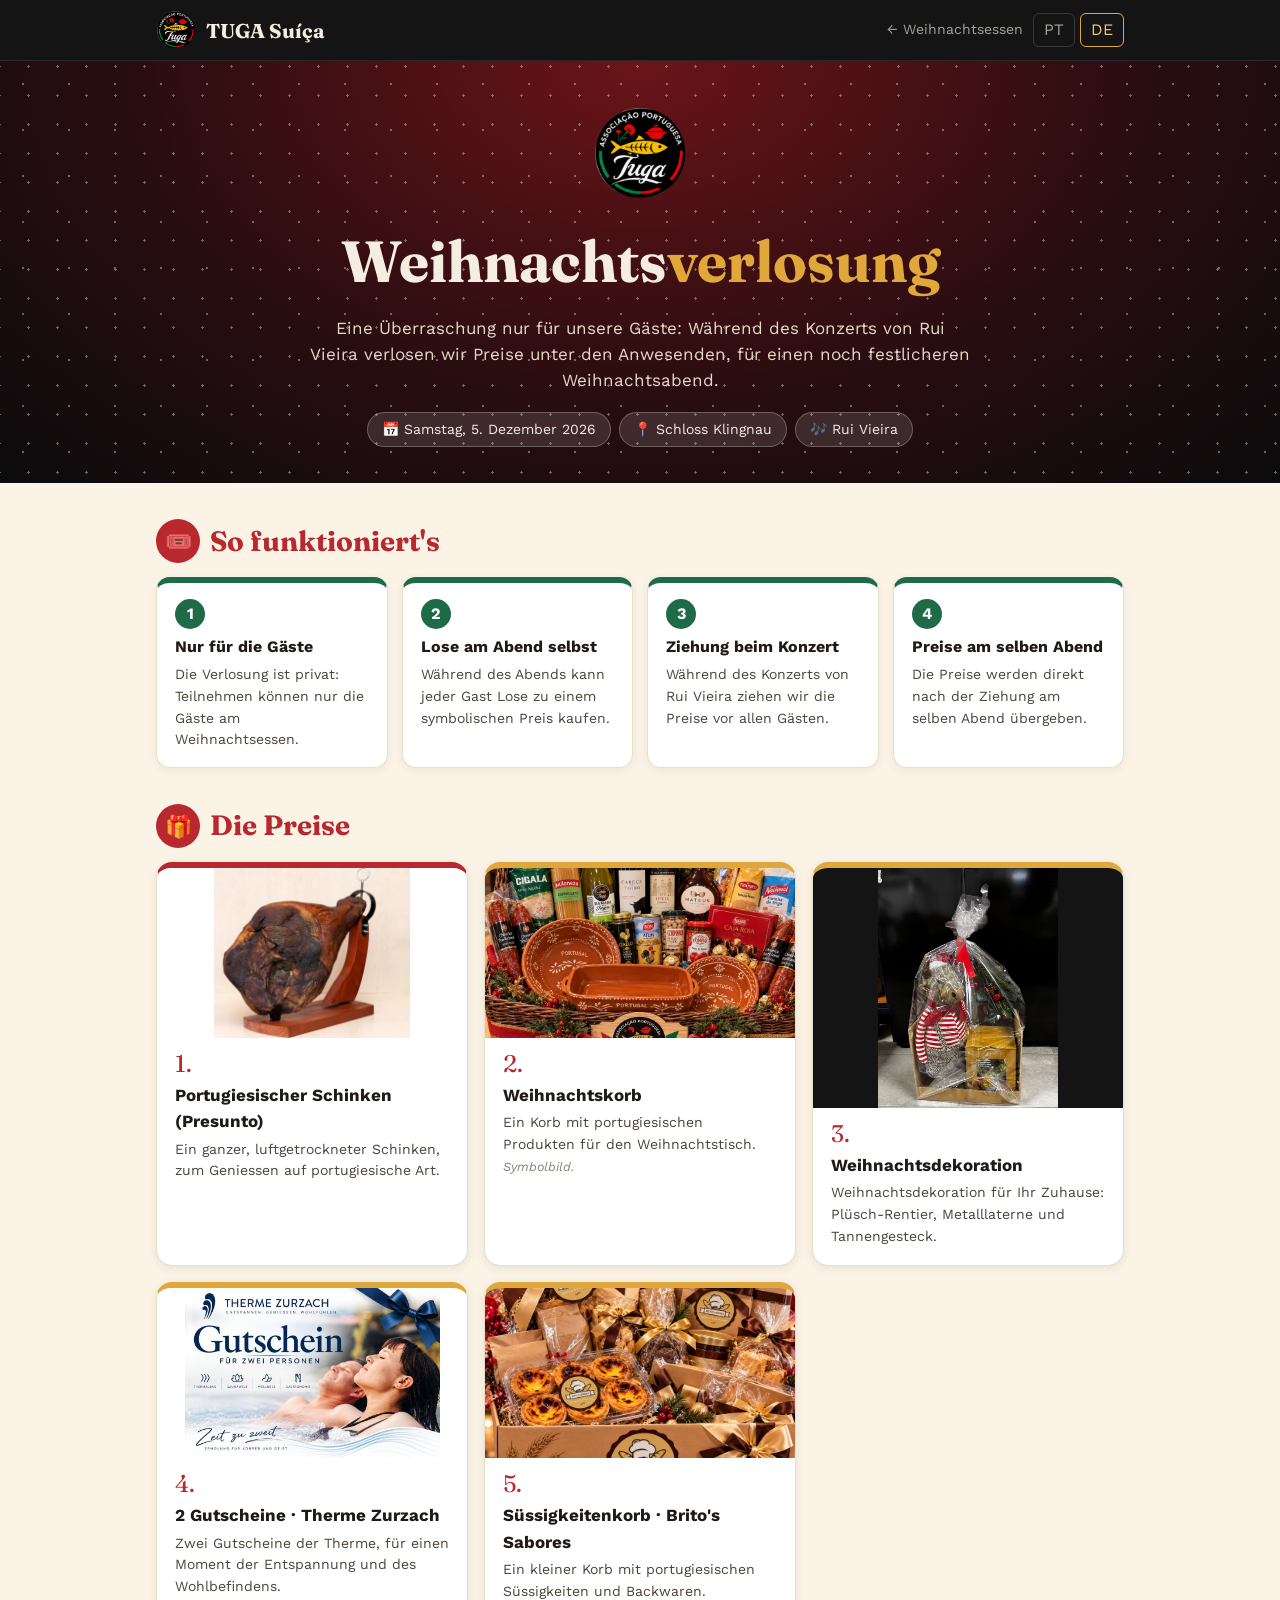
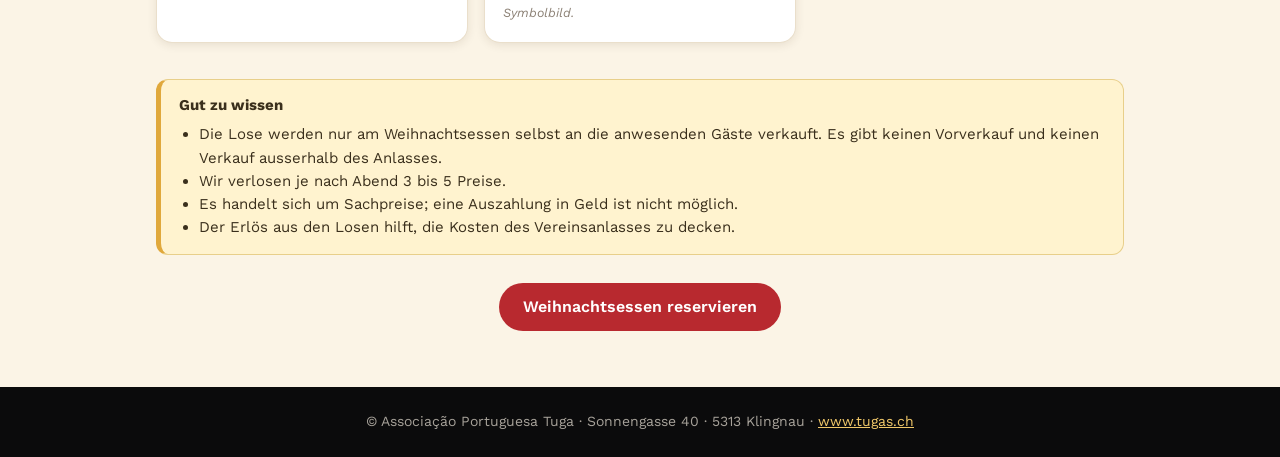
<file: sorteio/index.html>
<!doctype html>
<html lang="pt" id="html-root">
<head>
<meta charset="utf-8">
<meta name="viewport" content="width=device-width, initial-scale=1">
<title>Sorteio de Natal · Weihnachtsverlosung · TUGA Suíça</title>
<meta name="description" content="Sorteio de Natal entre os convidados do Jantar de Natal da Associação Portuguesa Tuga, 5 de dezembro de 2026, Castelo de Klingnau. Weihnachtsverlosung unter den Gästen des Weihnachtsessens.">
<link rel="icon" type="image/png" href="https://d2ol7oe51mr4n9.cloudfront.net/user_3G0ntwd0RKNbdNHeTDMP66CaiIB/67b6e80c-f721-4f64-94f5-8ede70498a81.png">
<link href="https://fonts.googleapis.com/css2?family=Fraunces:wght@600;700&family=Work+Sans:wght@400;500;600&display=swap" rel="stylesheet">
<style>
:root{--bg:#0b0b0c;--cream:#f4ede0;--gold:#e0a83b;--gold-light:#f2c96a;--red:#b8292f;--green:#1f6b47;--muted:#a7a29a;--ink:#2a2320}
*{box-sizing:border-box}
html{scroll-behavior:smooth}
body{margin:0;background:#fbf4e6;color:var(--ink);font-family:'Work Sans',sans-serif;line-height:1.55}
a{color:#8b1e2d}
nav{position:sticky;top:0;background:rgba(11,11,12,.96);border-bottom:1px solid #2a272c;z-index:10}
.nav-inner{max-width:1000px;margin:0 auto;padding:10px 16px;display:flex;gap:12px;align-items:center;justify-content:space-between}
.brand{display:flex;align-items:center;gap:10px;font-family:'Fraunces',serif;font-weight:700;color:var(--cream);text-decoration:none;font-size:20px}
.brand img{width:40px;height:40px}
.right{display:flex;gap:10px;align-items:center}
.home{color:var(--muted);text-decoration:none;font-size:14px}
.lang button{background:none;border:1px solid #3a363d;color:var(--muted);padding:4px 10px;border-radius:6px;cursor:pointer;font:inherit}
.lang button.active{border-color:var(--gold);color:var(--gold-light)}
header{padding:44px 16px 36px;text-align:center;color:var(--cream);background:radial-gradient(ellipse at top,#6b1419 0%,#2a0d10 55%,#0b0b0c 100%);position:relative;overflow:hidden}
header .snow{position:absolute;inset:0;pointer-events:none;opacity:.35;background-image:radial-gradient(#fff 1.2px,transparent 1.6px),radial-gradient(#fff 1px,transparent 1.4px);background-size:46px 46px,29px 29px;background-position:0 0,14px 20px}
header img{width:96px;height:96px;position:relative}
h1{font-family:'Fraunces',serif;font-size:clamp(34px,7vw,58px);margin:8px 0;position:relative}
h1 em{color:var(--gold);font-style:normal}
.lede{max-width:660px;margin:0 auto;color:#e6d9c8;font-size:17px;position:relative}
.badges{display:flex;flex-wrap:wrap;gap:8px;justify-content:center;margin-top:18px;position:relative}
.badges>span{background:rgba(255,255,255,.12);border:1px solid rgba(255,255,255,.25);border-radius:999px;padding:6px 14px;font-size:14px}
main{max-width:1000px;margin:0 auto;padding:0 16px 56px}
section{margin-top:36px}
h2{font-family:'Fraunces',serif;font-size:28px;margin:0 0 14px;color:var(--red);display:flex;align-items:center;gap:10px}
h2 .ic{display:inline-flex;align-items:center;justify-content:center;width:44px;height:44px;border-radius:50%;background:var(--red);font-size:22px;flex:none}
.steps{display:grid;grid-template-columns:repeat(auto-fit,minmax(210px,1fr));gap:14px}
.step{background:#fff;border:1px solid #eadfcb;border-top:6px solid var(--green);border-radius:14px;padding:16px 18px;box-shadow:0 2px 8px rgba(60,40,10,.08)}
.step .n{display:inline-flex;width:30px;height:30px;border-radius:50%;background:var(--green);color:#fff;font-weight:700;align-items:center;justify-content:center;margin-bottom:6px}
.step b{display:block;margin-bottom:4px;color:#1f1a17}
.step p{margin:0;font-size:14px;color:#4b433c}
.prizes{display:grid;grid-template-columns:repeat(auto-fill,minmax(240px,1fr));gap:16px}
.prize{background:#fff;border:1px solid #eadfcb;border-top:6px solid var(--gold);border-radius:16px;overflow:hidden;box-shadow:0 2px 10px rgba(60,40,10,.1)}
.prize.first{border-top-color:var(--red)}
.pimg{height:170px;background:#f3e7d2;display:flex;align-items:center;justify-content:center;font-size:72px;overflow:hidden}
.pimg img{width:100%;height:100%;object-fit:cover;display:block}
.pimg.wide img{object-fit:contain;background:#fff}
.pimg.tall{height:240px;background:#141414}.pimg.tall img{object-fit:contain}
.pbody{padding:14px 18px 18px}
.rank{font-family:'Fraunces',serif;font-size:24px;color:var(--red);line-height:1}
.prize h3{margin:6px 0 4px;font-size:17px;color:#1f1a17}
.prize p{margin:0;font-size:14px;color:#4b433c}
.prize i{color:#8a7f73;font-size:12.5px}
.note{background:#fff3cf;border:1px solid #e8cf8a;border-left:5px solid var(--gold);border-radius:12px;padding:14px 18px;font-size:15px;color:#3a2f1c}
.note ul{margin:6px 0 0;padding-left:20px}
.cta{text-align:center;margin-top:28px}
.cta a{display:inline-block;background:var(--red);color:#fff;text-decoration:none;font-weight:600;border-radius:999px;padding:12px 24px}
footer{background:var(--bg);padding:24px 16px;text-align:center;color:var(--muted);font-size:14px}
footer a{color:var(--gold-light)}
[data-lang="de"] .pt{display:none}[data-lang="pt"] .de{display:none}
@media (max-width:600px){h2{font-size:23px}.home{display:none}}
</style>
</head>
<body data-lang="pt">
<nav><div class="nav-inner">
  <a class="brand" href="../"><img src="logo-tuga.png" alt="Logo Associação Portuguesa Tuga">TUGA Suíça</a>
  <div class="right">
    <a class="home" href="../#natal"><span class="pt">← Jantar de Natal</span><span class="de">← Weihnachtsessen</span></a>
    <div class="lang"><button type="button" data-l="pt">PT</button> <button type="button" data-l="de">DE</button></div>
  </div>
</div></nav>
<header>
  <div class="snow" aria-hidden="true"></div>
  <img src="logo-tuga.png" alt="">
  <h1><span class="pt">Sorteio de <em>Natal</em></span><span class="de">Weihnachts<em>verlosung</em></span></h1>
  <p class="lede pt">Uma surpresa só para os nossos convidados: durante o concerto de Rui Vieira sorteamos prémios entre os presentes, para uma noite ainda mais festiva e natalícia.</p>
  <p class="lede de">Eine Überraschung nur für unsere Gäste: Während des Konzerts von Rui Vieira verlosen wir Preise unter den Anwesenden, für einen noch festlicheren Weihnachtsabend.</p>
  <div class="badges">
    <span>📅 <span class="pt">Sábado, 5 de dezembro de 2026</span><span class="de">Samstag, 5. Dezember 2026</span></span>
    <span>📍 <span class="pt">Castelo de Klingnau</span><span class="de">Schloss Klingnau</span></span>
    <span>🎶 Rui Vieira</span>
  </div>
</header>
<main>
<section>
  <h2><span class="ic">🎟️</span><span class="pt">Como funciona</span><span class="de">So funktioniert's</span></h2>
  <div class="steps">
    <div class="step"><span class="n">1</span><b class="pt">Só para os convidados</b><b class="de">Nur für die Gäste</b><p class="pt">O sorteio é privado: participam apenas as pessoas presentes no Jantar de Natal.</p><p class="de">Die Verlosung ist privat: Teilnehmen können nur die Gäste am Weihnachtsessen.</p></div>
    <div class="step"><span class="n">2</span><b class="pt">Rifas no próprio dia</b><b class="de">Lose am Abend selbst</b><p class="pt">Durante a noite, cada convidado pode comprar rifas de valor simbólico.</p><p class="de">Während des Abends kann jeder Gast Lose zu einem symbolischen Preis kaufen.</p></div>
    <div class="step"><span class="n">3</span><b class="pt">Sorteio no concerto</b><b class="de">Ziehung beim Konzert</b><p class="pt">Na altura do concerto de Rui Vieira, sorteamos os prémios à vista de todos.</p><p class="de">Während des Konzerts von Rui Vieira ziehen wir die Preise vor allen Gästen.</p></div>
    <div class="step"><span class="n">4</span><b class="pt">Prémios na mesma noite</b><b class="de">Preise am selben Abend</b><p class="pt">Os prémios são entregues logo a seguir ao sorteio, nessa mesma noite.</p><p class="de">Die Preise werden direkt nach der Ziehung am selben Abend übergeben.</p></div>
  </div>
</section>
<section>
  <h2><span class="ic">🎁</span><span class="pt">Os prémios</span><span class="de">Die Preise</span></h2>
  <div class="prizes">
    <div class="prize first"><div class="pimg wide"><img src="img/presunto.jpg?v=20261024" alt="Presunto"></div><div class="pbody"><div class="rank">1.</div><h3 class="pt">Presunto</h3><h3 class="de">Portugiesischer Schinken (Presunto)</h3><p class="pt">Um presunto inteiro, curado, para saborear à moda portuguesa.</p><p class="de">Ein ganzer, luftgetrockneter Schinken, zum Geniessen auf portugiesische Art.</p></div></div>
    <div class="prize"><div class="pimg"><img src="img/cabaz-natal.jpg?v=20261024" alt="Cabaz de Natal"></div><div class="pbody"><div class="rank">2.</div><h3 class="pt">Cabaz de Natal</h3><h3 class="de">Weihnachtskorb</h3><p class="pt">Um cabaz com produtos portugueses para a mesa de Natal. <i>Imagem ilustrativa.</i></p><p class="de">Ein Korb mit portugiesischen Produkten für den Weihnachtstisch. <i>Symbolbild.</i></p></div></div>
    <div class="prize"><div class="pimg tall"><img src="img/decoracao.jpg?v=20261024" alt="Decoração de Natal"></div><div class="pbody"><div class="rank">3.</div><h3 class="pt">Decoração de Natal</h3><h3 class="de">Weihnachtsdekoration</h3><p class="pt">Decoração de Natal para a sua casa: rena de peluche, lanterna de metal e arranjo de pinho.</p><p class="de">Weihnachtsdekoration für Ihr Zuhause: Plüsch-Rentier, Metalllaterne und Tannengesteck.</p></div></div>
    <div class="prize"><div class="pimg wide"><img src="img/spa.jpg?v=20261024" alt="Gutschein Therme Zurzach"></div><div class="pbody"><div class="rank">4.</div><h3 class="pt">2 Gutscheine · Therme Zurzach</h3><h3 class="de">2 Gutscheine · Therme Zurzach</h3><p class="pt">Dois Gutscheine das termas, para um momento de relax e bem-estar.</p><p class="de">Zwei Gutscheine der Therme, für einen Moment der Entspannung und des Wohlbefindens.</p></div></div>
    <div class="prize"><div class="pimg"><img src="img/britos.jpg?v=20261024" alt="Cabaz de doces Brito's"></div><div class="pbody"><div class="rank">5.</div><h3 class="pt">Cabaz de doces · Brito's Sabores</h3><h3 class="de">Süssigkeitenkorb · Brito's Sabores</h3><p class="pt">Um pequeno cabaz de doces e pastelaria portuguesa. <i>Imagem ilustrativa.</i></p><p class="de">Ein kleiner Korb mit portugiesischen Süssigkeiten und Backwaren. <i>Symbolbild.</i></p></div></div>
  </div>
</section>
<section>
  <div class="note">
    <b class="pt">Bom saber</b><b class="de">Gut zu wissen</b>
    <ul class="pt">
      <li>As rifas são vendidas só no próprio jantar, aos convidados presentes. Não há venda antecipada nem fora do evento.</li>
      <li>Sorteamos de 3 a 5 prémios, conforme a noite.</li>
      <li>Os prémios são em espécie e não podem ser trocados por dinheiro.</li>
      <li>O dinheiro das rifas ajuda a cobrir as despesas do evento da associação.</li>
    </ul>
    <ul class="de">
      <li>Die Lose werden nur am Weihnachtsessen selbst an die anwesenden Gäste verkauft. Es gibt keinen Vorverkauf und keinen Verkauf ausserhalb des Anlasses.</li>
      <li>Wir verlosen je nach Abend 3 bis 5 Preise.</li>
      <li>Es handelt sich um Sachpreise; eine Auszahlung in Geld ist nicht möglich.</li>
      <li>Der Erlös aus den Losen hilft, die Kosten des Vereinsanlasses zu decken.</li>
    </ul>
  </div>
  <div class="cta"><a href="../#natal"><span class="pt">Reservar o Jantar de Natal</span><span class="de">Weihnachtsessen reservieren</span></a></div>
</section>
</main>
<footer>© Associação Portuguesa Tuga · Sonnengasse 40 · 5313 Klingnau · <a href="../">www.tugas.ch</a></footer>
<script>
(function(){
  function setLang(l){
    document.body.dataset.lang=l;
    document.getElementById('html-root').setAttribute('lang',l);
    document.querySelectorAll('.lang button').forEach(function(b){b.classList.toggle('active',b.dataset.l===l);});
    try{localStorage.setItem('tuga-lang',l);}catch(e){}
  }
  var p=new URLSearchParams(location.search).get('lang'), s=null;
  try{s=localStorage.getItem('tuga-lang');}catch(e){}
  var nav=(navigator.language||'').toLowerCase().indexOf('pt')===0?'pt':'de';
  setLang(p==='pt'||p==='de'?p:(s==='pt'||s==='de'?s:nav));
  document.querySelectorAll('.lang button').forEach(function(b){b.addEventListener('click',function(){setLang(b.dataset.l);});});
})();
</script>
</body>
</html>
</file>
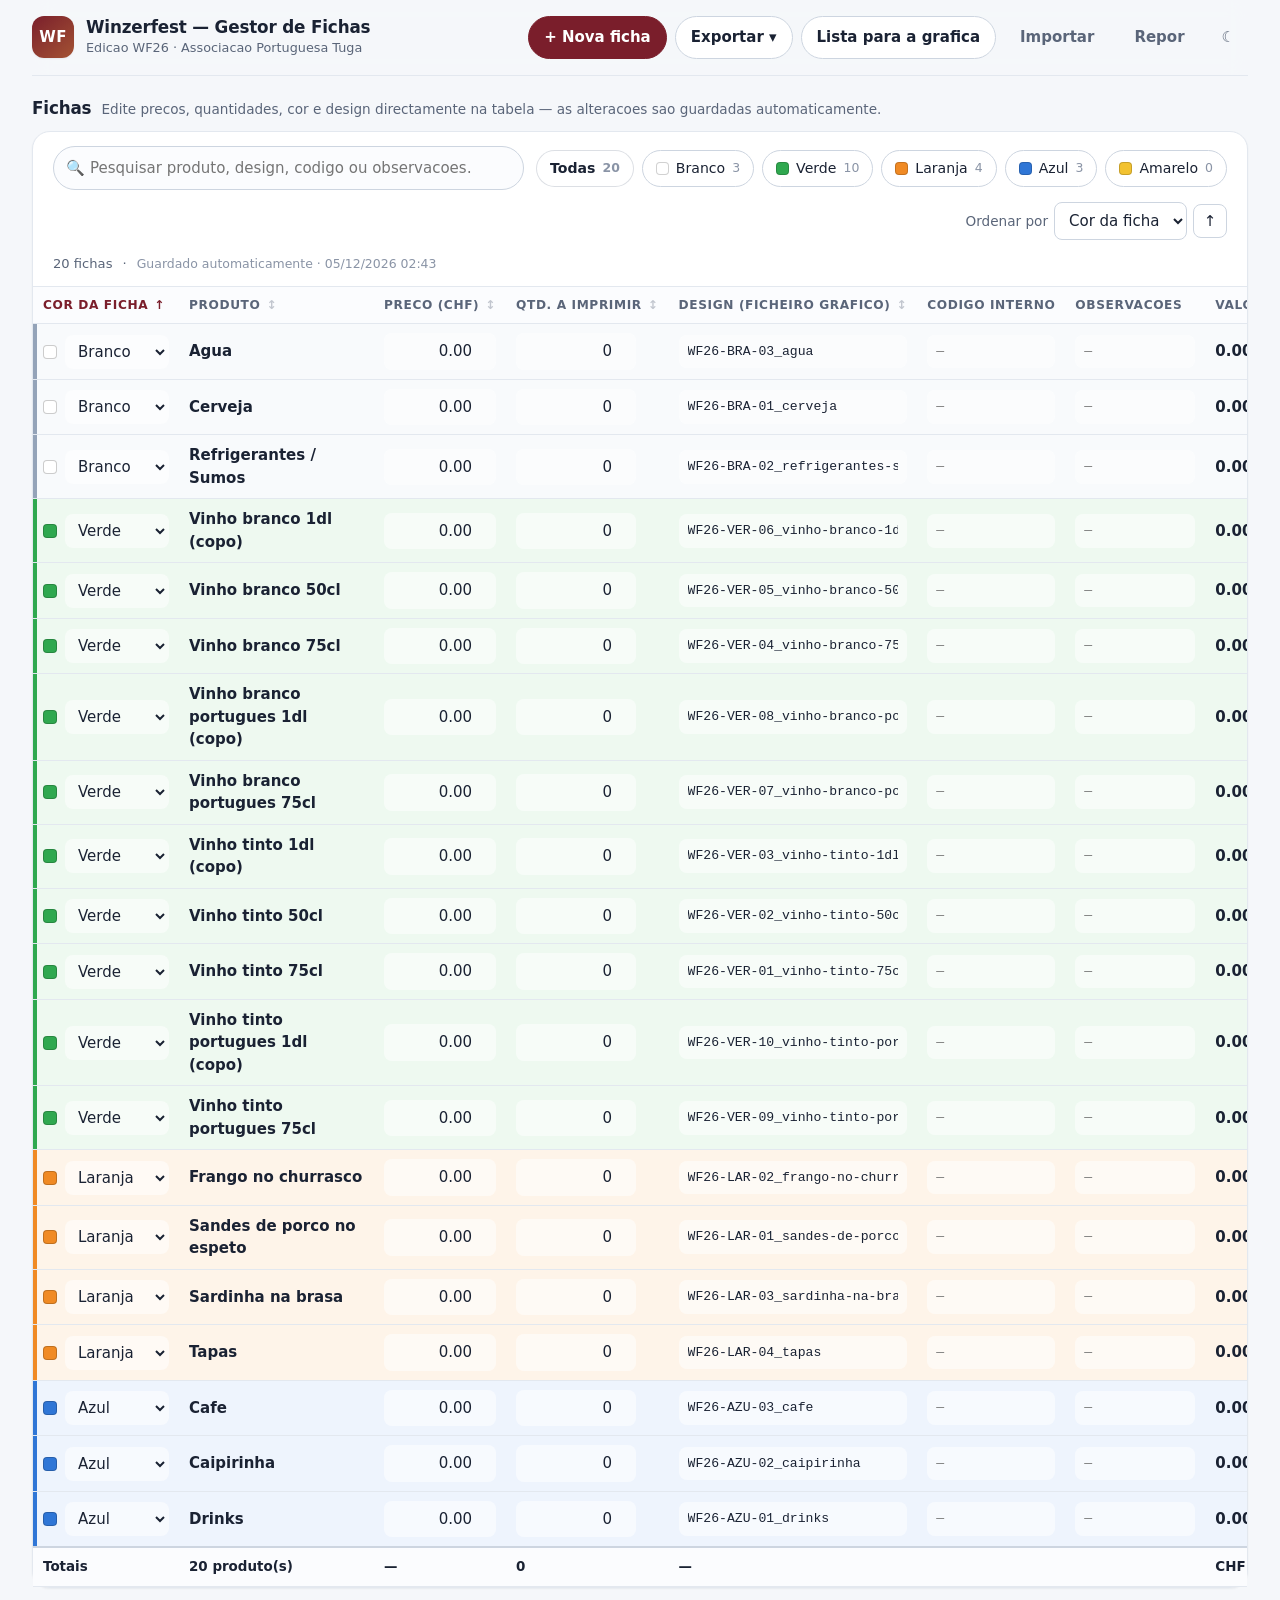
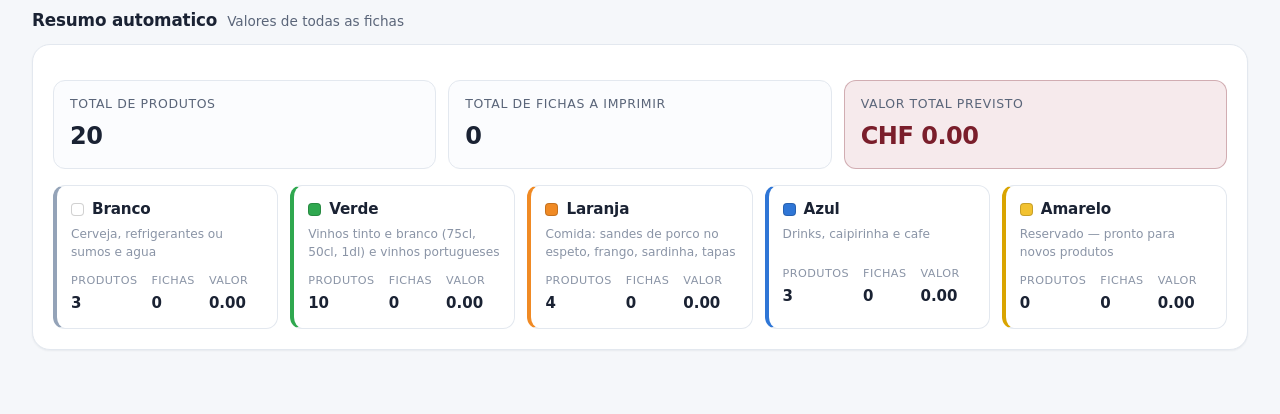
<file: winzerfest/index.html>
<!DOCTYPE html>
<html lang="pt" data-theme="light">
<head>
<meta charset="UTF-8">
<meta name="viewport" content="width=device-width, initial-scale=1">
<title>Winzerfest — Gestor de Fichas</title>
<meta name="description" content="Aplicacao local para criar e organizar as fichas da Winzerfest antes do envio para a grafica.">
<meta name="color-scheme" content="light dark">
<link rel="icon" href="data:image/svg+xml,<svg xmlns='http://www.w3.org/2000/svg' viewBox='0 0 100 100'><rect width='100' height='100' rx='22' fill='%237A1E2B'/><text y='68' x='50' text-anchor='middle' font-size='54' font-family='system-ui' fill='%23fff'>W</text></svg>">
<link rel="stylesheet" href="css/base.css">
<link rel="stylesheet" href="css/components.css">
<link rel="stylesheet" href="css/print.css">
</head>
<body>

<div class="app">

  <!-- ============================================================ cabecalho -->
  <header class="app-header">
    <div class="brand">
      <div class="brand__mark" aria-hidden="true">WF</div>
      <div>
        <h1 class="brand__title">Winzerfest — Gestor de Fichas</h1>
        <p class="brand__subtitle">Edicao <span id="app-edition">WF26</span> &middot; Associacao Portuguesa Tuga</p>
      </div>
    </div>

    <div class="header-actions">
      <button type="button" class="btn btn--primary" id="btn-new">+ Nova ficha</button>

      <div class="menu-wrap">
        <button type="button" class="btn" id="btn-export" aria-haspopup="true" aria-expanded="false" aria-controls="export-menu">
          Exportar &#9662;
        </button>
        <div class="menu" id="export-menu" hidden>
          <button type="button" class="menu__item" data-export="xlsx">
            <span class="menu__tag">XLSX</span>
            <span>Excel<small>Tabela com cores e formulas</small></span>
          </button>
          <button type="button" class="menu__item" data-export="pdf">
            <span class="menu__tag">PDF</span>
            <span>PDF para a grafica<small>Abre a impressao — "Guardar como PDF"</small></span>
          </button>
          <button type="button" class="menu__item" data-export="csv">
            <span class="menu__tag">CSV</span>
            <span>CSV<small>Separador ";" — abre no Excel</small></span>
          </button>
          <div class="menu__sep"></div>
          <button type="button" class="menu__item" data-export="json">
            <span class="menu__tag">JSON</span>
            <span>Copia de seguranca<small>Guardar / transportar os dados</small></span>
          </button>
        </div>
      </div>

      <button type="button" class="btn" id="btn-print-view">Lista para a grafica</button>
      <button type="button" class="btn btn--ghost" id="btn-import">Importar</button>
      <button type="button" class="btn btn--ghost" id="btn-reset" title="Repor o catalogo inicial da Winzerfest">Repor</button>
      <button type="button" class="btn btn--ghost btn--icon" id="btn-theme" title="Mudar tema">☾</button>
      <input type="file" id="import-file" accept=".json,.csv,text/csv,application/json" class="visually-hidden">
    </div>
  </header>

  <!-- ============================================================ tabela -->
  <main>
    <section class="section" aria-labelledby="fichas-title">
      <div class="section__head">
        <h2 id="fichas-title">Fichas</h2>
        <p class="section__hint">Edite precos, quantidades, cor e design directamente na tabela — as alteracoes sao guardadas automaticamente.</p>
      </div>

      <div class="panel">
        <div class="toolbar">
          <div class="search">
            <span class="search__icon" aria-hidden="true">&#128269;</span>
            <label class="visually-hidden" for="search">Pesquisar fichas</label>
            <input type="search" id="search" placeholder="Pesquisar produto, design, codigo ou observacoes…  (tecla /)">
            <button type="button" class="search__clear" id="search-clear" title="Limpar pesquisa" hidden>&times;</button>
          </div>

          <div class="filters" id="color-filters" role="group" aria-label="Filtrar por cor da ficha"></div>

          <div class="sorter">
            <label for="sort-select">Ordenar por</label>
            <select id="sort-select">
              <option value="color">Cor da ficha</option>
              <option value="product">Produto</option>
              <option value="price">Preco</option>
              <option value="quantity">Quantidade</option>
              <option value="design">Design</option>
              <option value="total">Valor total</option>
            </select>
            <button type="button" id="sort-dir" title="Inverter ordem">↑</button>
          </div>
        </div>

        <div class="toolbar__meta">
          <span id="result-count">—</span>
          <span aria-hidden="true">&middot;</span>
          <span class="save-status" id="save-status">Guardado automaticamente</span>
        </div>

        <div class="table-wrap">
          <table class="fichas">
            <thead><tr id="fichas-head-row"></tr></thead>
            <tbody id="fichas-body"></tbody>
            <tfoot id="fichas-foot"></tfoot>
          </table>
        </div>

        <div class="empty-state" id="empty-state" hidden>
          <p class="empty-state__icon" aria-hidden="true">&#128203;</p>
          <p data-empty-text>Ainda nao existem fichas.</p>
        </div>
      </div>
    </section>

    <!-- ============================================================ resumo -->
    <section class="section" id="summary" aria-labelledby="summary-title">
      <div class="section__head">
        <h2 id="summary-title">Resumo automatico</h2>
        <p class="section__hint" data-summary-scope>Valores de todas as fichas</p>
      </div>

      <div class="panel summary">
        <dl class="summary__totals">
          <div class="stat">
            <dt>Total de produtos</dt>
            <dd data-total-products>0</dd>
          </div>
          <div class="stat">
            <dt>Total de fichas a imprimir</dt>
            <dd data-total-quantity>0</dd>
          </div>
          <div class="stat stat--highlight">
            <dt>Valor total previsto</dt>
            <dd data-total-value>CHF 0.00</dd>
          </div>
        </dl>

        <div class="summary__colors" id="summary-colors"></div>
      </div>
    </section>
  </main>
</div>

<!-- ============================================================ formulario -->
<dialog id="ficha-dialog" data-color="branco">
  <form method="dialog" novalidate>
    <div class="dialog__head">
      <h2 data-dialog-title>Nova ficha</h2>
    </div>

    <div class="dialog__body">
      <ul class="form-errors" data-form-errors hidden></ul>

      <div class="field-grid">
        <div class="field">
          <label for="f-color">Cor da ficha</label>
          <select id="f-color" name="color"></select>
          <span class="field__hint" data-color-scope></span>
        </div>

        <div class="field">
          <label for="f-product">Produto</label>
          <input type="text" id="f-product" name="product" placeholder="ex. Vinho tinto 75cl" required>
        </div>

        <div class="field">
          <label for="f-price">Preco em francos (CHF)</label>
          <input type="number" id="f-price" name="price" min="0" step="0.05" inputmode="decimal" placeholder="0.00">
        </div>

        <div class="field">
          <label for="f-quantity">Quantidade a imprimir</label>
          <input type="number" id="f-quantity" name="quantity" min="0" step="10" inputmode="numeric" placeholder="0">
        </div>

        <div class="field field--wide">
          <label for="f-design">Design — nome ou referencia do ficheiro grafico</label>
          <div class="field__row">
            <input type="text" id="f-design" name="design" placeholder="ex. WF26-VER-01_vinho-tinto-75cl">
            <button type="button" class="btn" data-suggest-design>Sugerir</button>
          </div>
          <span class="field__hint">Se ficar vazio, e gerada uma referencia automatica.</span>
        </div>

        <div class="field">
          <label for="f-code">Codigo interno (opcional)</label>
          <input type="text" id="f-code" name="code" placeholder="ex. BAR-12">
        </div>

        <div class="field">
          <label for="f-notes">Observacoes</label>
          <input type="text" id="f-notes" name="notes" placeholder="ex. imprimir em papel mais grosso">
        </div>
      </div>
    </div>

    <div class="dialog__foot">
      <button type="button" class="btn btn--ghost" data-cancel>Cancelar</button>
      <button type="submit" class="btn btn--primary"><span data-submit-label>Adicionar ficha</span></button>
    </div>
  </form>
</dialog>

<!-- ============================================================ confirmacao -->
<dialog id="confirm-dialog">
  <div class="dialog__head"><h2 data-confirm-title>Confirmar</h2></div>
  <div class="dialog__body"><p data-confirm-message></p></div>
  <div class="dialog__foot">
    <form method="dialog"><button type="submit" class="btn btn--ghost">Cancelar</button></form>
    <button type="button" class="btn btn--primary" data-confirm-ok>Confirmar</button>
  </div>
</dialog>

<!-- ============================================================ lista grafica -->
<div class="print-view" id="print-view" hidden>
  <div class="print-toolbar">
    <h2>Lista final para a grafica</h2>
    <button type="button" class="btn btn--primary" data-print-now>Imprimir / Guardar PDF</button>
    <button type="button" class="btn" data-print-close>Fechar</button>
  </div>
  <div class="print-sheet" id="print-root"></div>
</div>

<div class="toast" id="toast" role="status" aria-live="polite"></div>

<!-- Nucleo -->
<script src="js/core/config.js"></script>
<script src="js/core/model.js"></script>
<script src="js/core/seed.js"></script>
<script src="js/core/store.js"></script>
<script src="js/core/utils.js"></script>
<script src="js/core/ui.js"></script>
<!-- Exportacoes -->
<script src="js/export/zip.js"></script>
<script src="js/export/xlsx.js"></script>
<script src="js/export/csv.js"></script>
<script src="js/export/print.js"></script>
<script src="js/export/backup.js"></script>
<!-- Interface -->
<script src="js/features/table.js"></script>
<script src="js/features/summary.js"></script>
<script src="js/features/toolbar.js"></script>
<script src="js/features/form.js"></script>
<script src="js/app.js"></script>
</body>
</html>
</file>
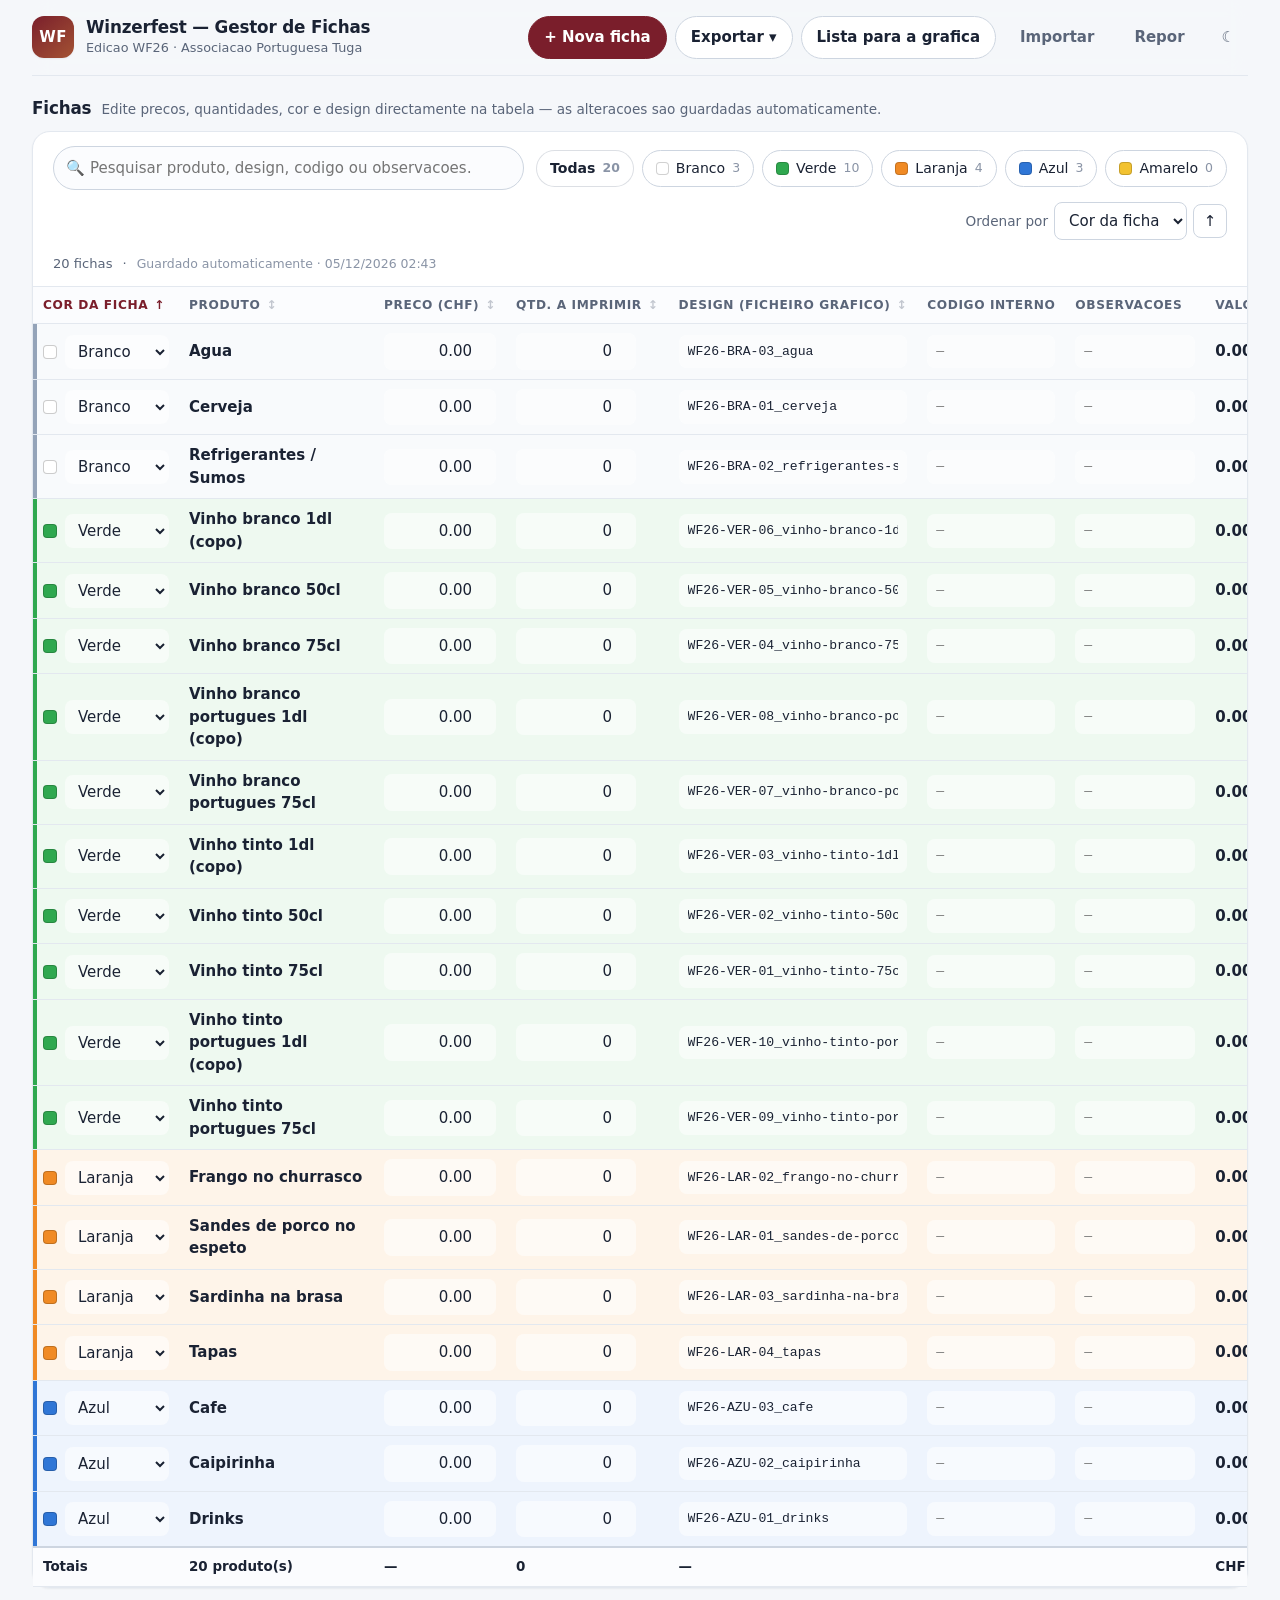
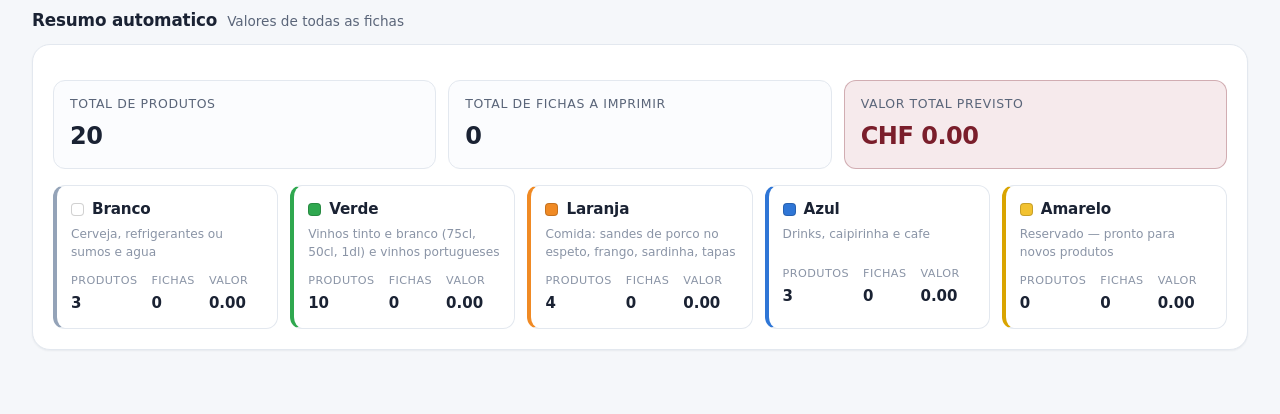
<file: winzerfest/winzerfest-app-completo.html>
<!DOCTYPE html>
<html lang="pt" data-theme="light">
<head>
<meta charset="UTF-8">
<meta name="viewport" content="width=device-width, initial-scale=1">
<title>Winzerfest — Gestor de Fichas</title>
<meta name="description" content="Aplicacao local para criar e organizar as fichas da Winzerfest antes do envio para a grafica.">
<meta name="color-scheme" content="light dark">
<link rel="icon" href="data:image/svg+xml,<svg xmlns='http://www.w3.org/2000/svg' viewBox='0 0 100 100'><rect width='100' height='100' rx='22' fill='%237A1E2B'/><text y='68' x='50' text-anchor='middle' font-size='54' font-family='system-ui' fill='%23fff'>W</text></svg>">
<style>
/* ===== css/base.css ===== */
/* ==========================================================================
   base.css — Tokens de design, reset e estrutura da pagina.
   Tema claro por defeito, tema escuro opcional (data-theme="dark").
   ========================================================================== */

:root {
  /* Cores neutras (tons suaves) */
  --bg: #F5F7FA;
  --surface: #FFFFFF;
  --surface-2: #FBFCFE;
  --border: #E3E8EF;
  --border-strong: #CDD5E0;
  --text: #1A2233;
  --text-soft: #5A6579;
  --text-faint: #8A94A6;

  /* Cor de marca */
  --brand: #7A1E2B;
  --brand-soft: #F6EAEC;
  --brand-ink: #FFFFFF;

  /* Estados */
  --ok: #1F7A48;
  --ok-soft: #E8F5EE;
  --danger: #B3261E;
  --danger-soft: #FBEAE9;

  /* Formas */
  --radius-sm: 8px;
  --radius: 12px;
  --radius-lg: 18px;
  --shadow-sm: 0 1px 2px rgba(20, 30, 50, .06);
  --shadow: 0 4px 16px rgba(20, 30, 50, .08);
  --shadow-lg: 0 18px 48px rgba(20, 30, 50, .18);

  /* Espacos */
  --gap: 16px;
  --pad: 20px;

  --font: system-ui, -apple-system, "Segoe UI", Roboto, "Helvetica Neue", Arial, sans-serif;
  --mono: ui-monospace, SFMono-Regular, "SF Mono", Menlo, Consolas, monospace;
}

[data-theme="dark"] {
  --bg: #0F131C;
  --surface: #161C28;
  --surface-2: #1B2230;
  --border: #26303F;
  --border-strong: #354154;
  --text: #E8ECF3;
  --text-soft: #A7B1C2;
  --text-faint: #7C879A;
  --brand: #C7566A;
  --brand-soft: #2A1A20;
  --brand-ink: #FFFFFF;
  --ok: #4ECB8B;
  --ok-soft: #14261D;
  --danger: #F08076;
  --danger-soft: #2A1614;
  --shadow-sm: 0 1px 2px rgba(0, 0, 0, .4);
  --shadow: 0 4px 16px rgba(0, 0, 0, .45);
  --shadow-lg: 0 18px 48px rgba(0, 0, 0, .6);
}

* { box-sizing: border-box; }

html, body { height: 100%; }

body {
  margin: 0;
  background: var(--bg);
  color: var(--text);
  font-family: var(--font);
  font-size: 15px;
  line-height: 1.5;
  -webkit-font-smoothing: antialiased;
}

h1, h2, h3 { margin: 0; line-height: 1.25; font-weight: 650; letter-spacing: -.01em; }

button, input, select, textarea { font: inherit; color: inherit; }

/* ------------------------------------------------------------------ layout */
.app {
  max-width: 1500px;
  margin: 0 auto;
  padding: 0 clamp(12px, 3vw, 32px) 64px;
}

.app-header {
  position: sticky;
  top: 0;
  z-index: 30;
  display: flex;
  flex-wrap: wrap;
  align-items: center;
  gap: var(--gap);
  padding: 16px 0;
  background: color-mix(in srgb, var(--bg) 88%, transparent);
  backdrop-filter: blur(10px);
  border-bottom: 1px solid var(--border);
}

.brand { display: flex; align-items: center; gap: 12px; margin-right: auto; }

.brand__mark {
  width: 42px; height: 42px;
  display: grid; place-items: center;
  border-radius: 12px;
  background: linear-gradient(140deg, var(--brand), color-mix(in srgb, var(--brand) 60%, #E2A03F));
  color: var(--brand-ink);
  font-weight: 700;
  letter-spacing: .02em;
  box-shadow: var(--shadow-sm);
}

.brand__title { font-size: 1.05rem; }
.brand__subtitle { margin: 0; font-size: .8rem; color: var(--text-soft); }

.header-actions { display: flex; flex-wrap: wrap; align-items: center; gap: 8px; }

.panel {
  background: var(--surface);
  border: 1px solid var(--border);
  border-radius: var(--radius-lg);
  box-shadow: var(--shadow-sm);
}

.section { margin-top: 22px; }
.section__head {
  display: flex; flex-wrap: wrap; align-items: baseline; gap: 10px;
  margin-bottom: 12px;
}
.section__head h2 { font-size: 1.05rem; }
.section__hint { margin: 0; color: var(--text-soft); font-size: .85rem; }

.save-status { font-size: .78rem; color: var(--text-faint); }
.save-status--error { color: var(--danger); font-weight: 600; }

.visually-hidden {
  position: absolute !important;
  width: 1px; height: 1px;
  margin: -1px; padding: 0;
  overflow: hidden; clip: rect(0 0 0 0); white-space: nowrap; border: 0;
}

body.is-previewing { overflow: hidden; }

/* ===== css/components.css ===== */
/* ==========================================================================
   components.css — Botoes, filtros, tabela, resumo, dialogos e avisos.
   ========================================================================== */

/* Cores das linhas por cor de ficha (suaves, legiveis nos dois temas) */
:root {
  --row-branco: #F8FAFC;  --line-branco: #94A3B8;
  --row-verde:  #EEF9F0;  --line-verde:  #2FA84F;
  --row-laranja:#FEF4E9;  --line-laranja:#F08A24;
  --row-azul:   #EEF4FD;  --line-azul:   #2F76D6;
  --row-amarelo:#FEFAEA;  --line-amarelo:#D9A400;
}
[data-theme="dark"] {
  --row-branco: #1B2230;
  --row-verde:  #16281C;
  --row-laranja:#2E2113;
  --row-azul:   #152238;
  --row-amarelo:#2C2513;
}

/* ------------------------------------------------------------------ botoes */
.btn {
  display: inline-flex; align-items: center; gap: 8px;
  padding: 9px 15px;
  border: 1px solid var(--border-strong);
  border-radius: 999px;
  background: var(--surface);
  color: var(--text);
  font-weight: 550;
  cursor: pointer;
  transition: background .15s ease, border-color .15s ease, transform .08s ease;
}
.btn:hover { background: var(--surface-2); border-color: var(--text-faint); }
.btn:active { transform: translateY(1px); }
.btn:focus-visible { outline: 2px solid var(--brand); outline-offset: 2px; }

.btn--primary {
  background: var(--brand);
  border-color: var(--brand);
  color: var(--brand-ink);
}
.btn--primary:hover { background: color-mix(in srgb, var(--brand) 88%, #000); border-color: transparent; }

.btn--ghost { background: transparent; border-color: transparent; color: var(--text-soft); }
.btn--ghost:hover { background: var(--surface-2); color: var(--text); }

.btn--icon { padding: 9px 12px; }

.icon-btn {
  width: 32px; height: 32px;
  display: grid; place-items: center;
  border: 1px solid transparent;
  border-radius: 9px;
  background: transparent;
  color: var(--text-soft);
  cursor: pointer;
  font-size: 15px;
  line-height: 1;
}
.icon-btn:hover { background: var(--surface-2); border-color: var(--border); color: var(--text); }
.icon-btn--danger:hover { background: var(--danger-soft); border-color: transparent; color: var(--danger); }

/* ------------------------------------------------------------------ menu de exportacao */
.menu-wrap { position: relative; }
.menu {
  position: absolute; right: 0; top: calc(100% + 8px);
  min-width: 250px;
  padding: 6px;
  background: var(--surface);
  border: 1px solid var(--border);
  border-radius: var(--radius);
  box-shadow: var(--shadow-lg);
  z-index: 40;
}
.menu__item {
  display: flex; align-items: center; gap: 10px;
  width: 100%; padding: 9px 10px;
  border: 0; border-radius: var(--radius-sm);
  background: transparent; text-align: left; cursor: pointer;
}
.menu__item:hover { background: var(--surface-2); }
.menu__item small { display: block; color: var(--text-faint); font-size: .75rem; }
.menu__tag {
  min-width: 44px; padding: 3px 7px;
  border-radius: 6px;
  background: var(--brand-soft); color: var(--brand);
  font-size: .68rem; font-weight: 700; text-align: center; letter-spacing: .04em;
}
.menu__sep { height: 1px; margin: 6px 4px; background: var(--border); }

/* ------------------------------------------------------------------ barra de ferramentas */
.toolbar {
  display: flex; flex-wrap: wrap; align-items: center; gap: 12px;
  padding: 14px var(--pad);
}
.search {
  position: relative;
  flex: 1 1 260px;
  min-width: 200px;
}
.search input {
  width: 100%;
  padding: 10px 38px 10px 36px;
  border: 1px solid var(--border-strong);
  border-radius: 999px;
  background: var(--surface-2);
}
.search input:focus { outline: 2px solid color-mix(in srgb, var(--brand) 45%, transparent); outline-offset: 0; border-color: var(--brand); }
.search__icon { position: absolute; left: 13px; top: 50%; transform: translateY(-50%); color: var(--text-faint); }
.search__clear {
  position: absolute; right: 8px; top: 50%; transform: translateY(-50%);
  width: 24px; height: 24px; border: 0; border-radius: 50%;
  background: var(--border); color: var(--text-soft); cursor: pointer; line-height: 1;
}

.filters { display: flex; flex-wrap: wrap; gap: 8px; }
.chip {
  display: inline-flex; align-items: center; gap: 7px;
  padding: 7px 13px;
  border: 1px solid var(--border-strong);
  border-radius: 999px;
  background: var(--surface);
  cursor: pointer;
  font-size: .88rem;
  transition: border-color .15s ease, background .15s ease;
}
.chip:hover { background: var(--surface-2); }
.chip.is-active {
  border-color: color-mix(in srgb, var(--chip, var(--brand)) 70%, var(--text-faint));
  background: color-mix(in srgb, var(--chip, var(--brand)) 16%, var(--surface));
  font-weight: 600;
}
.chip__count { color: var(--text-faint); font-variant-numeric: tabular-nums; font-size: .78rem; }

.color-chip {
  width: 13px; height: 13px; border-radius: 4px;
  background: var(--chip, #ccc);
  border: 1px solid rgba(0, 0, 0, .18);
  flex: none;
}

.sorter { display: flex; align-items: center; gap: 6px; margin-left: auto; }
.sorter label { color: var(--text-soft); font-size: .85rem; }
.sorter select {
  padding: 8px 10px;
  border: 1px solid var(--border-strong);
  border-radius: var(--radius-sm);
  background: var(--surface);
}
#sort-dir { width: 34px; height: 34px; border: 1px solid var(--border-strong); border-radius: var(--radius-sm); background: var(--surface); cursor: pointer; }

.toolbar__meta {
  display: flex; align-items: center; gap: 10px;
  padding: 0 var(--pad) 12px;
  color: var(--text-soft); font-size: .82rem;
}

/* ------------------------------------------------------------------ tabela */
.table-wrap { overflow-x: auto; border-top: 1px solid var(--border); }

.fichas {
  width: 100%;
  min-width: 1080px;
  border-collapse: collapse;
}
.fichas th, .fichas td {
  padding: 9px 10px;
  border-bottom: 1px solid var(--border);
  text-align: left;
  vertical-align: middle;
}
.fichas thead th {
  position: sticky; top: 0; z-index: 5;
  background: var(--surface-2);
  color: var(--text-soft);
  font-size: .76rem; font-weight: 650;
  text-transform: uppercase; letter-spacing: .05em;
  white-space: nowrap;
}
.th-sort {
  display: inline-flex; align-items: center; gap: 6px;
  border: 0; background: none; padding: 0;
  color: inherit; font: inherit; text-transform: inherit; letter-spacing: inherit;
  cursor: pointer;
}
.th-sort:hover { color: var(--text); }
.th-sort__icon::after { content: '↕'; opacity: .35; }
.th-sort.is-active { color: var(--brand); }
.th-sort.is-active[data-dir="asc"] .th-sort__icon::after { content: '↑'; opacity: 1; }
.th-sort.is-active[data-dir="desc"] .th-sort__icon::after { content: '↓'; opacity: 1; }

.ficha-row { transition: background .12s ease; }
.ficha-row[data-color="branco"]  { background: var(--row-branco);  box-shadow: inset 4px 0 0 var(--line-branco); }
.ficha-row[data-color="verde"]   { background: var(--row-verde);   box-shadow: inset 4px 0 0 var(--line-verde); }
.ficha-row[data-color="laranja"] { background: var(--row-laranja); box-shadow: inset 4px 0 0 var(--line-laranja); }
.ficha-row[data-color="azul"]    { background: var(--row-azul);    box-shadow: inset 4px 0 0 var(--line-azul); }
.ficha-row[data-color="amarelo"] { background: var(--row-amarelo); box-shadow: inset 4px 0 0 var(--line-amarelo); }
.ficha-row:hover { filter: brightness(.985); }
[data-theme="dark"] .ficha-row:hover { filter: brightness(1.15); }

.product-name { display: block; font-weight: 600; }

.cell-input {
  width: 100%;
  padding: 6px 8px;
  border: 1px solid transparent;
  border-radius: var(--radius-sm);
  background: color-mix(in srgb, var(--surface) 55%, transparent);
  transition: border-color .12s ease, background .12s ease;
}
.cell-input:hover { border-color: var(--border-strong); }
.cell-input:focus { outline: none; border-color: var(--brand); background: var(--surface); box-shadow: 0 0 0 3px color-mix(in srgb, var(--brand) 18%, transparent); }
.cell-input--num { max-width: 120px; text-align: right; font-variant-numeric: tabular-nums; }
.cell-input--text { font-family: var(--mono); font-size: .82rem; }
.cell-input--color { min-width: 104px; }

.color-picker { display: inline-flex; align-items: center; gap: 8px; }
.color-picker .color-dot {
  width: 14px; height: 14px; border-radius: 4px;
  background: var(--dot); border: 1px solid rgba(0, 0, 0, .2); flex: none;
}

.col-product { min-width: 195px; }
.col-design { min-width: 195px; }
.col-notes { min-width: 140px; }
.col-code { min-width: 120px; }
.col-num { text-align: right; }
.col-total { font-variant-numeric: tabular-nums; font-weight: 600; white-space: nowrap; }
.col-actions { width: 1%; white-space: nowrap; }
.row-actions { display: flex; gap: 2px; justify-content: flex-end; }

.fichas tfoot th {
  background: var(--surface-2);
  border-top: 2px solid var(--border-strong);
  font-size: .84rem;
  white-space: nowrap;
}

.empty-state { padding: 48px 24px; text-align: center; color: var(--text-soft); }
.empty-state__icon { font-size: 30px; opacity: .5; }

/* ------------------------------------------------------------------ resumo */
.summary { padding: var(--pad); }
.summary__totals {
  display: grid;
  grid-template-columns: repeat(auto-fit, minmax(200px, 1fr));
  gap: 12px;
  margin-bottom: 16px;
}
.stat {
  padding: 14px 16px;
  border: 1px solid var(--border);
  border-radius: var(--radius);
  background: var(--surface-2);
}
.stat dt { color: var(--text-soft); font-size: .78rem; text-transform: uppercase; letter-spacing: .05em; }
.stat dd { margin: 4px 0 0; font-size: 1.5rem; font-weight: 700; letter-spacing: -.02em; font-variant-numeric: tabular-nums; }
.stat--highlight { background: var(--brand-soft); border-color: color-mix(in srgb, var(--brand) 30%, transparent); }
.stat--highlight dd { color: var(--brand); }

.summary__colors {
  display: grid;
  grid-template-columns: repeat(auto-fit, minmax(215px, 1fr));
  gap: 12px;
}
.color-card {
  padding: 14px;
  border: 1px solid var(--border);
  border-radius: var(--radius);
  background: var(--surface);
}
.color-card[data-color="branco"]  { border-left: 4px solid var(--line-branco); }
.color-card[data-color="verde"]   { border-left: 4px solid var(--line-verde); }
.color-card[data-color="laranja"] { border-left: 4px solid var(--line-laranja); }
.color-card[data-color="azul"]    { border-left: 4px solid var(--line-azul); }
.color-card[data-color="amarelo"] { border-left: 4px solid var(--line-amarelo); }
.color-card__head { display: flex; align-items: center; gap: 8px; }
.color-card__head h3 { font-size: .95rem; }
.color-card__scope { margin: 6px 0 12px; color: var(--text-faint); font-size: .76rem; min-height: 2.4em; }
.color-card__stats { display: flex; gap: 14px; margin: 0; }
.color-card__stats dt { color: var(--text-faint); font-size: .7rem; text-transform: uppercase; letter-spacing: .04em; }
.color-card__stats dd { margin: 2px 0 0; font-weight: 650; font-variant-numeric: tabular-nums; }

/* ------------------------------------------------------------------ dialogos */
dialog {
  width: min(660px, calc(100vw - 24px));
  padding: 0;
  border: 1px solid var(--border);
  border-radius: var(--radius-lg);
  background: var(--surface);
  color: var(--text);
  box-shadow: var(--shadow-lg);
}
dialog::backdrop { background: rgba(12, 18, 30, .5); backdrop-filter: blur(2px); }

.dialog__head {
  display: flex; align-items: center; gap: 10px;
  padding: 18px var(--pad);
  border-bottom: 1px solid var(--border);
}
.dialog__head::before {
  content: ''; width: 10px; height: 26px; border-radius: 4px; background: var(--border-strong);
}
#ficha-dialog[data-color="branco"]  .dialog__head::before { background: var(--line-branco); }
#ficha-dialog[data-color="verde"]   .dialog__head::before { background: var(--line-verde); }
#ficha-dialog[data-color="laranja"] .dialog__head::before { background: var(--line-laranja); }
#ficha-dialog[data-color="azul"]    .dialog__head::before { background: var(--line-azul); }
#ficha-dialog[data-color="amarelo"] .dialog__head::before { background: var(--line-amarelo); }

.dialog__body { padding: var(--pad); }
.dialog__foot {
  display: flex; justify-content: flex-end; gap: 8px;
  padding: 14px var(--pad);
  border-top: 1px solid var(--border);
  background: var(--surface-2);
  border-radius: 0 0 var(--radius-lg) var(--radius-lg);
}

.field-grid { display: grid; grid-template-columns: repeat(2, minmax(0, 1fr)); gap: 14px; }
.field { display: flex; flex-direction: column; gap: 5px; }
.field--wide { grid-column: 1 / -1; }
.field label { font-size: .8rem; font-weight: 600; color: var(--text-soft); }
.field input, .field select, .field textarea {
  padding: 10px 12px;
  border: 1px solid var(--border-strong);
  border-radius: var(--radius-sm);
  background: var(--surface-2);
}
.field input:focus, .field select:focus, .field textarea:focus {
  outline: none; border-color: var(--brand);
  box-shadow: 0 0 0 3px color-mix(in srgb, var(--brand) 18%, transparent);
}
.field textarea { resize: vertical; min-height: 68px; }
.field__hint { color: var(--text-faint); font-size: .74rem; }
.field__row { display: flex; gap: 8px; }
.field__row input { flex: 1; }

.form-errors {
  margin: 0 0 14px; padding: 10px 14px 10px 30px;
  border-radius: var(--radius-sm);
  background: var(--danger-soft); color: var(--danger);
  font-size: .85rem;
}

/* ------------------------------------------------------------------ avisos */
.toast {
  position: fixed; left: 50%; bottom: 24px; z-index: 90;
  display: none; align-items: center; gap: 14px;
  padding: 12px 18px;
  border-radius: 999px;
  background: #1A2233; color: #fff;
  box-shadow: var(--shadow-lg);
  transform: translateX(-50%);
  max-width: calc(100vw - 32px);
}
.toast.is-visible { display: flex; }
.toast--success { background: #14512F; }
.toast--error { background: #7A1E19; }
.toast__action {
  border: 1px solid rgba(255, 255, 255, .45);
  border-radius: 999px;
  padding: 4px 12px;
  background: transparent; color: inherit; cursor: pointer;
  font-size: .82rem;
}
.toast__action:hover { background: rgba(255, 255, 255, .14); }

/* ------------------------------------------------------------------ responsivo */
@media (max-width: 900px) {
  .fichas { min-width: 0; }
  .fichas thead, .fichas tfoot { display: none; }
  .fichas, .fichas tbody, .fichas tr, .fichas td { display: block; width: 100%; }
  .ficha-row {
    margin: 12px;
    border: 1px solid var(--border);
    border-radius: var(--radius);
    overflow: hidden;
  }
  .fichas td {
    display: grid;
    grid-template-columns: 42% 1fr;
    align-items: center;
    gap: 10px;
    border-bottom: 1px solid color-mix(in srgb, var(--border) 60%, transparent);
  }
  .fichas td:last-child { border-bottom: 0; }
  .fichas td::before {
    content: attr(data-label);
    color: var(--text-soft);
    font-size: .74rem; font-weight: 600;
    text-transform: uppercase; letter-spacing: .04em;
  }
  .cell-input--num { max-width: none; }
  .col-num { text-align: left; }
  .row-actions { justify-content: flex-start; }
  .sorter { margin-left: 0; }
  .field-grid { grid-template-columns: 1fr; }
}

/* ===== css/print.css ===== */
/* ==========================================================================
   print.css — Lista final para a grafica (pre-visualizacao e impressao/PDF).
   ========================================================================== */

.print-view {
  position: fixed; inset: 0; z-index: 80;
  overflow: auto;
  background: #F1F3F7;
  padding: 0 0 60px;
}

.print-toolbar {
  position: sticky; top: 0; z-index: 2;
  display: flex; align-items: center; gap: 10px;
  padding: 12px clamp(12px, 4vw, 40px);
  background: #FFFFFF;
  border-bottom: 1px solid #E3E8EF;
  color: #1A2233;
}
.print-toolbar h2 { font-size: .95rem; margin-right: auto; }

/* A folha */
.print-sheet {
  width: min(1100px, calc(100% - 24px));
  margin: 24px auto;
  padding: 32px 34px 40px;
  background: #FFFFFF;
  color: #141A26;
  border-radius: 10px;
  box-shadow: 0 10px 30px rgba(20, 30, 50, .12);
}

.print-head {
  display: flex; flex-wrap: wrap; justify-content: space-between; gap: 16px;
  padding-bottom: 14px;
  border-bottom: 2px solid #141A26;
}
.print-head h1 { font-size: 1.35rem; }
.print-meta { margin: 4px 0 0; color: #5A6579; font-size: .82rem; }
.print-head__totals { text-align: right; font-size: .84rem; color: #5A6579; }
.print-head__totals p { margin: 0; }
.print-head__totals strong { color: #141A26; font-size: 1rem; }

.print-section { margin-top: 26px; break-inside: avoid; }
.print-section__title {
  display: flex; align-items: center; gap: 10px;
  font-size: 1rem; margin-bottom: 8px;
}
.print-section__title small { color: #6B7688; font-weight: 400; font-size: .78rem; }
.print-swatch {
  width: 16px; height: 16px; border-radius: 4px;
  border: 1px solid rgba(0, 0, 0, .25);
  display: inline-block; flex: none;
}
.print-swatch--sm { width: 11px; height: 11px; margin-right: 6px; vertical-align: -1px; }

.print-table { width: 100%; border-collapse: collapse; font-size: .85rem; }
.print-table th, .print-table td {
  padding: 7px 9px;
  border: 1px solid #D5DBE5;
  text-align: left;
}
.print-table thead th { background: #EFF2F7; font-size: .72rem; text-transform: uppercase; letter-spacing: .04em; }
.print-table tfoot th { background: #F7F9FC; }
.print-table .num { text-align: right; font-variant-numeric: tabular-nums; white-space: nowrap; }
.print-table .mono { font-family: var(--mono); font-size: .78rem; }

.print-empty { padding: 30px; text-align: center; color: #6B7688; }

.print-foot {
  display: flex; gap: 40px; margin-top: 46px;
  font-size: .78rem; color: #5A6579;
}
.print-sign { flex: 1; }
.print-sign span { display: block; border-top: 1px solid #98A2B3; margin-bottom: 5px; }

/* ------------------------------------------------------------------ impressao */
@media print {
  @page { size: A4; margin: 12mm; }

  body { background: #fff; }
  .app, .toast, dialog, .print-toolbar { display: none !important; }

  .print-view {
    position: static; inset: auto;
    overflow: visible; padding: 0; background: #fff;
    display: block !important;
  }
  .print-view[hidden] { display: none !important; }

  .print-sheet {
    width: auto; margin: 0; padding: 0;
    border-radius: 0; box-shadow: none;
  }

  .print-section { page-break-inside: avoid; }
  .print-table thead { display: table-header-group; }

  * { -webkit-print-color-adjust: exact; print-color-adjust: exact; }
}

</style>
</head>
<body>


<div class="app">

  <!-- ============================================================ cabecalho -->
  <header class="app-header">
    <div class="brand">
      <div class="brand__mark" aria-hidden="true">WF</div>
      <div>
        <h1 class="brand__title">Winzerfest — Gestor de Fichas</h1>
        <p class="brand__subtitle">Edicao <span id="app-edition">WF26</span> &middot; Associacao Portuguesa Tuga</p>
      </div>
    </div>

    <div class="header-actions">
      <button type="button" class="btn btn--primary" id="btn-new">+ Nova ficha</button>

      <div class="menu-wrap">
        <button type="button" class="btn" id="btn-export" aria-haspopup="true" aria-expanded="false" aria-controls="export-menu">
          Exportar &#9662;
        </button>
        <div class="menu" id="export-menu" hidden>
          <button type="button" class="menu__item" data-export="xlsx">
            <span class="menu__tag">XLSX</span>
            <span>Excel<small>Tabela com cores e formulas</small></span>
          </button>
          <button type="button" class="menu__item" data-export="pdf">
            <span class="menu__tag">PDF</span>
            <span>PDF para a grafica<small>Abre a impressao — "Guardar como PDF"</small></span>
          </button>
          <button type="button" class="menu__item" data-export="csv">
            <span class="menu__tag">CSV</span>
            <span>CSV<small>Separador ";" — abre no Excel</small></span>
          </button>
          <div class="menu__sep"></div>
          <button type="button" class="menu__item" data-export="json">
            <span class="menu__tag">JSON</span>
            <span>Copia de seguranca<small>Guardar / transportar os dados</small></span>
          </button>
        </div>
      </div>

      <button type="button" class="btn" id="btn-print-view">Lista para a grafica</button>
      <button type="button" class="btn btn--ghost" id="btn-import">Importar</button>
      <button type="button" class="btn btn--ghost" id="btn-reset" title="Repor o catalogo inicial da Winzerfest">Repor</button>
      <button type="button" class="btn btn--ghost btn--icon" id="btn-theme" title="Mudar tema">☾</button>
      <input type="file" id="import-file" accept=".json,.csv,text/csv,application/json" class="visually-hidden">
    </div>
  </header>

  <!-- ============================================================ tabela -->
  <main>
    <section class="section" aria-labelledby="fichas-title">
      <div class="section__head">
        <h2 id="fichas-title">Fichas</h2>
        <p class="section__hint">Edite precos, quantidades, cor e design directamente na tabela — as alteracoes sao guardadas automaticamente.</p>
      </div>

      <div class="panel">
        <div class="toolbar">
          <div class="search">
            <span class="search__icon" aria-hidden="true">&#128269;</span>
            <label class="visually-hidden" for="search">Pesquisar fichas</label>
            <input type="search" id="search" placeholder="Pesquisar produto, design, codigo ou observacoes…  (tecla /)">
            <button type="button" class="search__clear" id="search-clear" title="Limpar pesquisa" hidden>&times;</button>
          </div>

          <div class="filters" id="color-filters" role="group" aria-label="Filtrar por cor da ficha"></div>

          <div class="sorter">
            <label for="sort-select">Ordenar por</label>
            <select id="sort-select">
              <option value="color">Cor da ficha</option>
              <option value="product">Produto</option>
              <option value="price">Preco</option>
              <option value="quantity">Quantidade</option>
              <option value="design">Design</option>
              <option value="total">Valor total</option>
            </select>
            <button type="button" id="sort-dir" title="Inverter ordem">↑</button>
          </div>
        </div>

        <div class="toolbar__meta">
          <span id="result-count">—</span>
          <span aria-hidden="true">&middot;</span>
          <span class="save-status" id="save-status">Guardado automaticamente</span>
        </div>

        <div class="table-wrap">
          <table class="fichas">
            <thead><tr id="fichas-head-row"></tr></thead>
            <tbody id="fichas-body"></tbody>
            <tfoot id="fichas-foot"></tfoot>
          </table>
        </div>

        <div class="empty-state" id="empty-state" hidden>
          <p class="empty-state__icon" aria-hidden="true">&#128203;</p>
          <p data-empty-text>Ainda nao existem fichas.</p>
        </div>
      </div>
    </section>

    <!-- ============================================================ resumo -->
    <section class="section" id="summary" aria-labelledby="summary-title">
      <div class="section__head">
        <h2 id="summary-title">Resumo automatico</h2>
        <p class="section__hint" data-summary-scope>Valores de todas as fichas</p>
      </div>

      <div class="panel summary">
        <dl class="summary__totals">
          <div class="stat">
            <dt>Total de produtos</dt>
            <dd data-total-products>0</dd>
          </div>
          <div class="stat">
            <dt>Total de fichas a imprimir</dt>
            <dd data-total-quantity>0</dd>
          </div>
          <div class="stat stat--highlight">
            <dt>Valor total previsto</dt>
            <dd data-total-value>CHF 0.00</dd>
          </div>
        </dl>

        <div class="summary__colors" id="summary-colors"></div>
      </div>
    </section>
  </main>
</div>

<!-- ============================================================ formulario -->
<dialog id="ficha-dialog" data-color="branco">
  <form method="dialog" novalidate>
    <div class="dialog__head">
      <h2 data-dialog-title>Nova ficha</h2>
    </div>

    <div class="dialog__body">
      <ul class="form-errors" data-form-errors hidden></ul>

      <div class="field-grid">
        <div class="field">
          <label for="f-color">Cor da ficha</label>
          <select id="f-color" name="color"></select>
          <span class="field__hint" data-color-scope></span>
        </div>

        <div class="field">
          <label for="f-product">Produto</label>
          <input type="text" id="f-product" name="product" placeholder="ex. Vinho tinto 75cl" required>
        </div>

        <div class="field">
          <label for="f-price">Preco em francos (CHF)</label>
          <input type="number" id="f-price" name="price" min="0" step="0.05" inputmode="decimal" placeholder="0.00">
        </div>

        <div class="field">
          <label for="f-quantity">Quantidade a imprimir</label>
          <input type="number" id="f-quantity" name="quantity" min="0" step="10" inputmode="numeric" placeholder="0">
        </div>

        <div class="field field--wide">
          <label for="f-design">Design — nome ou referencia do ficheiro grafico</label>
          <div class="field__row">
            <input type="text" id="f-design" name="design" placeholder="ex. WF26-VER-01_vinho-tinto-75cl">
            <button type="button" class="btn" data-suggest-design>Sugerir</button>
          </div>
          <span class="field__hint">Se ficar vazio, e gerada uma referencia automatica.</span>
        </div>

        <div class="field">
          <label for="f-code">Codigo interno (opcional)</label>
          <input type="text" id="f-code" name="code" placeholder="ex. BAR-12">
        </div>

        <div class="field">
          <label for="f-notes">Observacoes</label>
          <input type="text" id="f-notes" name="notes" placeholder="ex. imprimir em papel mais grosso">
        </div>
      </div>
    </div>

    <div class="dialog__foot">
      <button type="button" class="btn btn--ghost" data-cancel>Cancelar</button>
      <button type="submit" class="btn btn--primary"><span data-submit-label>Adicionar ficha</span></button>
    </div>
  </form>
</dialog>

<!-- ============================================================ confirmacao -->
<dialog id="confirm-dialog">
  <div class="dialog__head"><h2 data-confirm-title>Confirmar</h2></div>
  <div class="dialog__body"><p data-confirm-message></p></div>
  <div class="dialog__foot">
    <form method="dialog"><button type="submit" class="btn btn--ghost">Cancelar</button></form>
    <button type="button" class="btn btn--primary" data-confirm-ok>Confirmar</button>
  </div>
</dialog>

<!-- ============================================================ lista grafica -->
<div class="print-view" id="print-view" hidden>
  <div class="print-toolbar">
    <h2>Lista final para a grafica</h2>
    <button type="button" class="btn btn--primary" data-print-now>Imprimir / Guardar PDF</button>
    <button type="button" class="btn" data-print-close>Fechar</button>
  </div>
  <div class="print-sheet" id="print-root"></div>
</div>

<div class="toast" id="toast" role="status" aria-live="polite"></div>

<script>
/* ===== js/core/config.js ===== */
/**
 * Winzerfest — Gestor de Fichas
 * config.js — Configuracao central da aplicacao.
 *
 * Tudo o que e "dados de negocio" (cores, categorias, prefixos de design)
 * vive aqui, para que uma futura expansao (novos eventos, novas cores,
 * novos modulos da Winzerfest) nao obrigue a mexer na logica.
 */
(function (WF) {
  'use strict';

  WF.config = {
    appName: 'Winzerfest — Gestor de Fichas',
    edition: 'WF26',
    currency: 'CHF',
    storageKey: 'winzerfest.fichas.v1',
    storageMetaKey: 'winzerfest.meta.v1',

    /**
     * Cores das fichas.
     *  key      -> identificador interno (nunca muda)
     *  label    -> nome apresentado
     *  scope    -> que produtos pertencem a esta cor
     *  slug     -> usado nas referencias de design (WF26-BRA-01)
     *  hex      -> cor "real" da ficha (referencia para a grafica)
     *  accent   -> cor forte usada em badges e bordas
     *  tint     -> fundo suave da linha na tabela
     *  tintDark -> fundo suave da linha em modo escuro
     *  ink      -> cor de texto legivel sobre o accent
     */
    colors: [
      {
        key: 'branco', label: 'Branco', slug: 'BRA',
        scope: 'Cerveja, refrigerantes ou sumos e agua',
        hex: '#FFFFFF', accent: '#94A3B8', tint: '#F8FAFC', tintDark: '#1B2230', ink: '#0F172A'
      },
      {
        key: 'verde', label: 'Verde', slug: 'VER',
        scope: 'Vinhos tinto e branco (75cl, 50cl, 1dl) e vinhos portugueses',
        hex: '#2FA84F', accent: '#2FA84F', tint: '#EEF9F0', tintDark: '#16281C', ink: '#FFFFFF'
      },
      {
        key: 'laranja', label: 'Laranja', slug: 'LAR',
        scope: 'Comida: sandes de porco no espeto, frango, sardinha, tapas',
        hex: '#F08A24', accent: '#F08A24', tint: '#FEF4E9', tintDark: '#2E2113', ink: '#3A2206'
      },
      {
        key: 'azul', label: 'Azul', slug: 'AZU',
        scope: 'Drinks, caipirinha e cafe',
        hex: '#2F76D6', accent: '#2F76D6', tint: '#EEF4FD', tintDark: '#152238', ink: '#FFFFFF'
      },
      {
        key: 'amarelo', label: 'Amarelo', slug: 'AMA',
        scope: 'Reservado — pronto para novos produtos',
        hex: '#F2C230', accent: '#D9A400', tint: '#FEFAEA', tintDark: '#2C2513', ink: '#3A2E03'
      }
    ]
  };

  /** Devolve a definicao de uma cor (com fallback seguro). */
  WF.config.color = function (key) {
    return WF.config.colors.filter(function (c) { return c.key === key; })[0] || WF.config.colors[0];
  };

  /** Lista de chaves de cor, pela ordem oficial de apresentacao. */
  WF.config.colorKeys = WF.config.colors.map(function (c) { return c.key; });

})(window.WF = window.WF || {});

/* ===== js/core/model.js ===== */
/**
 * model.js — Esquema de uma ficha, normalizacao e validacao.
 *
 * Uma "ficha" e o cartao/senha que sera impresso pela grafica.
 * Campos: cor, produto, preco (CHF), quantidade a imprimir, design,
 * codigo interno (opcional) e observacoes.
 */
(function (WF) {
  'use strict';

  var model = {};

  model.fields = ['id', 'color', 'product', 'price', 'quantity', 'design', 'code', 'notes', 'createdAt', 'updatedAt'];

  model.newId = function () {
    return 'f_' + Date.now().toString(36) + '_' + Math.random().toString(36).slice(2, 8);
  };

  /** Converte qualquer entrada (texto de formulario, JSON importado) numa ficha valida. */
  model.normalize = function (raw) {
    raw = raw || {};
    var color = String(raw.color || '').toLowerCase();
    if (WF.config.colorKeys.indexOf(color) === -1) color = WF.config.colorKeys[0];

    var now = new Date().toISOString();
    return {
      id: raw.id || model.newId(),
      color: color,
      product: String(raw.product == null ? '' : raw.product).trim(),
      price: model.toPrice(raw.price),
      quantity: model.toQuantity(raw.quantity),
      design: String(raw.design == null ? '' : raw.design).trim(),
      code: String(raw.code == null ? '' : raw.code).trim(),
      notes: String(raw.notes == null ? '' : raw.notes).trim(),
      createdAt: raw.createdAt || now,
      updatedAt: raw.updatedAt || now
    };
  };

  /** Aceita "12,50", "12.50", " 12 " e devolve um numero com 2 casas. */
  model.toPrice = function (value) {
    if (typeof value === 'number' && isFinite(value)) return Math.round(value * 100) / 100;
    var n = parseFloat(String(value == null ? '' : value).replace(/\s/g, '').replace(',', '.'));
    if (!isFinite(n) || n < 0) return 0;
    return Math.round(n * 100) / 100;
  };

  model.toQuantity = function (value) {
    var n = parseInt(String(value == null ? '' : value).replace(/[^\d-]/g, ''), 10);
    if (!isFinite(n) || n < 0) return 0;
    return n;
  };

  /** Devolve uma lista de erros (vazia = ficha valida). */
  model.validate = function (ficha) {
    var errors = [];
    if (!ficha.product) errors.push('O nome do produto e obrigatorio.');
    if (WF.config.colorKeys.indexOf(ficha.color) === -1) errors.push('Cor de ficha invalida.');
    if (ficha.price < 0) errors.push('O preco nao pode ser negativo.');
    if (ficha.quantity < 0) errors.push('A quantidade nao pode ser negativa.');
    return errors;
  };

  /**
   * Sugere a proxima referencia de design para uma cor.
   * Formato: WF26-VER-03_vinho-tinto-75cl
   */
  model.suggestDesign = function (color, product, existing) {
    var cfg = WF.config.color(color);
    var prefix = WF.config.edition + '-' + cfg.slug + '-';
    var max = 0;
    (existing || []).forEach(function (f) {
      var m = String(f.design || '').match(new RegExp('^' + prefix + '(\\d+)'));
      if (m) max = Math.max(max, parseInt(m[1], 10));
    });
    var num = String(max + 1);
    while (num.length < 2) num = '0' + num;
    var slug = model.slugify(product) || 'ficha';
    return prefix + num + '_' + slug;
  };

  model.slugify = function (text) {
    var s = String(text == null ? '' : text);
    if (s.normalize) s = s.normalize('NFD').replace(/[\u0300-\u036f]/g, '');
    return s.toLowerCase().replace(/[^a-z0-9]+/g, '-').replace(/^-+|-+$/g, '');
  };

  WF.model = model;
})(window.WF = window.WF || {});

/* ===== js/core/seed.js ===== */
/**
 * seed.js — Catalogo inicial das fichas da Winzerfest.
 *
 * Precos e quantidades ficam a zero de proposito: sao preenchidos pela
 * organizacao. As referencias de design seguem o formato WF26-COR-NN_produto.
 * O amarelo fica preparado (sem produtos) para adicionar mais tarde.
 */
(function (WF) {
  'use strict';

  WF.seed = function () {
    var rows = [
      // ---- BRANCO: bebidas sem alcool + cerveja -------------------------
      ['branco', 'Cerveja'],
      ['branco', 'Refrigerantes / Sumos'],
      ['branco', 'Agua'],

      // ---- VERDE: vinhos ------------------------------------------------
      ['verde', 'Vinho tinto 75cl'],
      ['verde', 'Vinho tinto 50cl'],
      ['verde', 'Vinho tinto 1dl (copo)'],
      ['verde', 'Vinho branco 75cl'],
      ['verde', 'Vinho branco 50cl'],
      ['verde', 'Vinho branco 1dl (copo)'],
      ['verde', 'Vinho branco portugues 75cl'],
      ['verde', 'Vinho branco portugues 1dl (copo)'],
      ['verde', 'Vinho tinto portugues 75cl'],
      ['verde', 'Vinho tinto portugues 1dl (copo)'],

      // ---- LARANJA: comida ----------------------------------------------
      ['laranja', 'Sandes de porco no espeto'],
      ['laranja', 'Frango no churrasco'],
      ['laranja', 'Sardinha na brasa'],
      ['laranja', 'Tapas'],

      // ---- AZUL: drinks e cafe -------------------------------------------
      ['azul', 'Drinks'],
      ['azul', 'Caipirinha'],
      ['azul', 'Cafe']

      // ---- AMARELO: reservado para novos produtos -------------------------
    ];

    var counters = {};
    return rows.map(function (row) {
      var color = row[0];
      var product = row[1];
      counters[color] = (counters[color] || 0) + 1;
      var num = String(counters[color]);
      while (num.length < 2) num = '0' + num;
      var design = WF.config.edition + '-' + WF.config.color(color).slug + '-' + num + '_' + WF.model.slugify(product);
      return WF.model.normalize({
        color: color,
        product: product,
        price: 0,
        quantity: 0,
        design: design,
        code: '',
        notes: ''
      });
    });
  };

})(window.WF = window.WF || {});

/* ===== js/core/store.js ===== */
/**
 * store.js — Estado da aplicacao, persistencia e regras de leitura.
 *
 * Padrao simples de "single source of truth" + subscritores:
 * qualquer modulo altera os dados atraves do store e a interface
 * volta a desenhar-se sozinha. Facilita trocar o localStorage por uma
 * API/base de dados no futuro (basta reescrever load/save).
 */
(function (WF) {
  'use strict';

  var listeners = [];
  var state = {
    fichas: [],
    view: { search: '', color: 'todas', sort: 'color', dir: 'asc' },
    storageOk: true,
    lastDeleted: null
  };

  var store = {};

  // ---------------------------------------------------------------- persistencia
  function save() {
    try {
      localStorage.setItem(WF.config.storageKey, JSON.stringify(state.fichas));
      localStorage.setItem(WF.config.storageMetaKey, JSON.stringify({ savedAt: new Date().toISOString() }));
      state.storageOk = true;
    } catch (e) {
      state.storageOk = false;
    }
  }

  function load() {
    try {
      var raw = localStorage.getItem(WF.config.storageKey);
      if (raw === null) return null;
      var parsed = JSON.parse(raw);
      if (!Array.isArray(parsed)) return null;
      return parsed.map(WF.model.normalize);
    } catch (e) {
      state.storageOk = false;
      return null;
    }
  }

  store.lastSavedAt = function () {
    try {
      var meta = JSON.parse(localStorage.getItem(WF.config.storageMetaKey) || '{}');
      return meta.savedAt || null;
    } catch (e) { return null; }
  };

  store.storageOk = function () { return state.storageOk; };

  // ---------------------------------------------------------------- ciclo de vida
  store.init = function () {
    var loaded = load();
    state.fichas = loaded && loaded.length ? loaded : WF.seed();
    if (!loaded) save();
    emit();
  };

  // ---------------------------------------------------------------- subscritores
  function emit() { listeners.forEach(function (fn) { fn(state); }); }
  store.subscribe = function (fn) { listeners.push(fn); return function () {
    listeners = listeners.filter(function (l) { return l !== fn; });
  }; };
  store.emit = emit;

  // ---------------------------------------------------------------- CRUD
  store.all = function () { return state.fichas.slice(); };
  store.get = function (id) {
    return state.fichas.filter(function (f) { return f.id === id; })[0] || null;
  };

  store.add = function (data) {
    var ficha = WF.model.normalize(data);
    state.fichas.push(ficha);
    save(); emit();
    return ficha;
  };

  store.update = function (id, patch) {
    var found = null;
    state.fichas = state.fichas.map(function (f) {
      if (f.id !== id) return f;
      var merged = WF.model.normalize(Object.assign({}, f, patch, { id: f.id, createdAt: f.createdAt }));
      merged.updatedAt = new Date().toISOString();
      found = merged;
      return merged;
    });
    save(); emit();
    return found;
  };

  store.remove = function (id) {
    var index = -1;
    state.fichas.forEach(function (f, i) { if (f.id === id) index = i; });
    if (index === -1) return null;
    var removed = state.fichas[index];
    state.lastDeleted = { ficha: removed, index: index };
    state.fichas.splice(index, 1);
    save(); emit();
    return removed;
  };

  store.undoRemove = function () {
    if (!state.lastDeleted) return null;
    var entry = state.lastDeleted;
    state.lastDeleted = null;
    state.fichas.splice(Math.min(entry.index, state.fichas.length), 0, entry.ficha);
    save(); emit();
    return entry.ficha;
  };

  store.replaceAll = function (list) {
    state.fichas = (list || []).map(WF.model.normalize);
    save(); emit();
  };

  store.resetToSeed = function () {
    state.fichas = WF.seed();
    save(); emit();
  };

  // ---------------------------------------------------------------- vista (pesquisa/filtro/ordenacao)
  store.view = function () { return Object.assign({}, state.view); };
  store.setView = function (patch) {
    Object.assign(state.view, patch || {});
    emit();
  };

  function matches(ficha, term) {
    if (!term) return true;
    var haystack = [ficha.product, ficha.design, ficha.code, ficha.notes, WF.config.color(ficha.color).label]
      .join(' ');
    return WF.model.slugify(haystack).indexOf(WF.model.slugify(term)) !== -1;
  }

  /** Lista ja filtrada, pesquisada e ordenada — o que a tabela mostra. */
  store.visible = function () {
    var v = state.view;
    var list = state.fichas.filter(function (f) {
      if (v.color !== 'todas' && f.color !== v.color) return false;
      return matches(f, v.search);
    });

    var dir = v.dir === 'desc' ? -1 : 1;
    var order = WF.config.colorKeys;
    list.sort(function (a, b) {
      var r = 0;
      switch (v.sort) {
        case 'product': r = a.product.localeCompare(b.product, 'pt'); break;
        case 'price': r = a.price - b.price; break;
        case 'quantity': r = a.quantity - b.quantity; break;
        case 'design': r = a.design.localeCompare(b.design, 'pt'); break;
        case 'total': r = (a.price * a.quantity) - (b.price * b.quantity); break;
        default: r = order.indexOf(a.color) - order.indexOf(b.color);
      }
      if (r === 0) r = order.indexOf(a.color) - order.indexOf(b.color);
      if (r === 0) r = a.product.localeCompare(b.product, 'pt');
      return r * dir;
    });
    return list;
  };

  /** Resumo automatico: produtos, fichas por cor, total de fichas e valor previsto. */
  store.summary = function (list) {
    list = list || state.fichas;
    var byColor = {};
    WF.config.colorKeys.forEach(function (key) {
      byColor[key] = { products: 0, quantity: 0, value: 0 };
    });
    var total = { products: list.length, quantity: 0, value: 0 };

    list.forEach(function (f) {
      var bucket = byColor[f.color];
      var value = f.price * f.quantity;
      bucket.products += 1;
      bucket.quantity += f.quantity;
      bucket.value += value;
      total.quantity += f.quantity;
      total.value += value;
    });

    return { byColor: byColor, total: total };
  };

  WF.store = store;
})(window.WF = window.WF || {});

/* ===== js/core/utils.js ===== */
/**
 * utils.js — Formatacao e pequenos ajudantes de DOM.
 */
(function (WF) {
  'use strict';

  var nf = new Intl.NumberFormat('de-CH', { minimumFractionDigits: 2, maximumFractionDigits: 2 });
  var nfInt = new Intl.NumberFormat('de-CH', { maximumFractionDigits: 0 });

  var utils = {
    /** 12.5 -> "12.50" */
    money: function (n) { return nf.format(Number(n) || 0); },
    /** 12.5 -> "CHF 12.50" */
    moneyLabel: function (n) { return WF.config.currency + ' ' + nf.format(Number(n) || 0); },
    int: function (n) { return nfInt.format(Number(n) || 0); },

    date: function (iso) {
      if (!iso) return '—';
      var d = new Date(iso);
      if (isNaN(d.getTime())) return '—';
      return d.toLocaleDateString('pt-PT') + ' ' + d.toLocaleTimeString('pt-PT', { hour: '2-digit', minute: '2-digit' });
    },

    /** Carimbo para nomes de ficheiro: 2026-08-23_1432 */
    stamp: function () {
      var d = new Date();
      function p(n) { return (n < 10 ? '0' : '') + n; }
      return d.getFullYear() + '-' + p(d.getMonth() + 1) + '-' + p(d.getDate()) + '_' + p(d.getHours()) + p(d.getMinutes());
    },

    escapeHtml: function (text) {
      return String(text == null ? '' : text)
        .replace(/&/g, '&amp;').replace(/</g, '&lt;').replace(/>/g, '&gt;')
        .replace(/"/g, '&quot;').replace(/'/g, '&#39;');
    },

    $: function (selector, root) { return (root || document).querySelector(selector); },
    $$: function (selector, root) {
      return Array.prototype.slice.call((root || document).querySelectorAll(selector));
    },

    /** Descarrega um Blob com o nome indicado. */
    download: function (blob, filename) {
      // Quando a app corre dentro de uma pagina publicada (link partilhado),
      // o browser bloqueia downloads directos: pede-se ao anfitriao.
      if (window.claude && typeof window.claude.use === 'function') {
        utils.saveViaHost(blob, filename);
        return;
      }
      var url = URL.createObjectURL(blob);
      var a = document.createElement('a');
      a.href = url;
      a.download = filename;
      document.body.appendChild(a);
      a.click();
      document.body.removeChild(a);
      setTimeout(function () { URL.revokeObjectURL(url); }, 1500);
    },

    /** Guarda o ficheiro atraves do anfitriao (versao publicada online). */
    saveViaHost: function (blob, filename) {
      var ext = (filename.split('.').pop() || '').toUpperCase();
      Promise.resolve(window.claude.use('downloads')).then(function (downloads) {
        if (!downloads) return Promise.reject({ code: 'unavailable' });
        return blob.arrayBuffer().then(function (buffer) {
          return downloads.save({ filename: filename, data: buffer });
        });
      }).catch(function (error) {
        var code = error && error.code;
        if (code === 'declined') return;
        if (code === 'rejected_extension' || code === 'extension_not_enabled') {
          WF.ui.toast('Neste link nao e possivel guardar ficheiros ' + ext +
            '. Abra a aplicacao no computador (winzerfest/index.html) para exportar em ' + ext + '.', { type: 'error' });
        } else {
          WF.ui.toast('Nao foi possivel guardar o ficheiro neste ambiente. Use a aplicacao no computador.', { type: 'error' });
        }
      });
    },

    /** Nome de ficheiro para exportacoes. */
    exportName: function (ext) {
      return 'winzerfest_fichas_' + utils.stamp() + '.' + ext;
    }
  };

  WF.utils = utils;
})(window.WF = window.WF || {});

/* ===== js/core/ui.js ===== */
/**
 * ui.js — Avisos (toasts) e caixa de confirmacao.
 * Substitui alert()/confirm() do browser por elementos com o estilo da app.
 */
(function (WF) {
  'use strict';

  var ui = {};
  var timer = null;

  /**
   * Mostra um aviso no canto inferior.
   * @param {string} message
   * @param {{type?:'info'|'success'|'error', action?:{label:string, onClick:Function}}} [options]
   */
  ui.toast = function (message, options) {
    options = options || {};
    var host = document.getElementById('toast');
    if (!host) return;

    host.className = 'toast toast--' + (options.type || 'info') + ' is-visible';
    host.innerHTML = '<span class="toast__text"></span>';
    host.querySelector('.toast__text').textContent = message;

    if (options.action) {
      var btn = document.createElement('button');
      btn.type = 'button';
      btn.className = 'toast__action';
      btn.textContent = options.action.label;
      btn.addEventListener('click', function () {
        host.classList.remove('is-visible');
        options.action.onClick();
      });
      host.appendChild(btn);
    }

    clearTimeout(timer);
    timer = setTimeout(function () { host.classList.remove('is-visible'); }, options.action ? 9000 : 4000);
  };

  /**
   * Confirmacao modal. Devolve uma Promise<boolean>.
   */
  ui.confirm = function (title, message, confirmLabel) {
    return new Promise(function (resolve) {
      var dialog = document.getElementById('confirm-dialog');
      dialog.querySelector('[data-confirm-title]').textContent = title;
      dialog.querySelector('[data-confirm-message]').textContent = message;
      var ok = dialog.querySelector('[data-confirm-ok]');
      ok.textContent = confirmLabel || 'Confirmar';

      function close(result) {
        dialog.removeEventListener('close', onClose);
        ok.removeEventListener('click', onOk);
        dialog.close();
        resolve(result);
      }
      function onOk() { close(true); }
      function onClose() { resolve(false); }

      ok.addEventListener('click', onOk);
      dialog.addEventListener('close', onClose, { once: true });
      dialog.showModal();
    });
  };

  WF.ui = ui;
})(window.WF = window.WF || {});

/* ===== js/export/zip.js ===== */
/**
 * zip.js — Escritor ZIP minimo (metodo "store", sem compressao).
 *
 * Serve para gerar ficheiros .xlsx reais sem depender de bibliotecas
 * externas — a aplicacao continua a funcionar offline, sem internet.
 */
(function (WF) {
  'use strict';

  var crcTable = (function () {
    var table = new Uint32Array(256);
    for (var n = 0; n < 256; n++) {
      var c = n;
      for (var k = 0; k < 8; k++) c = (c & 1) ? (0xEDB88320 ^ (c >>> 1)) : (c >>> 1);
      table[n] = c >>> 0;
    }
    return table;
  })();

  function crc32(bytes) {
    var c = 0xFFFFFFFF;
    for (var i = 0; i < bytes.length; i++) {
      c = crcTable[(c ^ bytes[i]) & 0xFF] ^ (c >>> 8);
    }
    return (c ^ 0xFFFFFFFF) >>> 0;
  }

  function encode(text) { return new TextEncoder().encode(text); }

  function dosDateTime(date) {
    var time = (date.getHours() << 11) | (date.getMinutes() << 5) | (Math.floor(date.getSeconds() / 2));
    var day = ((date.getFullYear() - 1980) << 9) | ((date.getMonth() + 1) << 5) | date.getDate();
    return { time: time & 0xFFFF, date: day & 0xFFFF };
  }

  function writer(size) {
    var buffer = new Uint8Array(size);
    var offset = 0;
    return {
      buffer: buffer,
      u16: function (v) { buffer[offset++] = v & 0xFF; buffer[offset++] = (v >>> 8) & 0xFF; },
      u32: function (v) {
        buffer[offset++] = v & 0xFF; buffer[offset++] = (v >>> 8) & 0xFF;
        buffer[offset++] = (v >>> 16) & 0xFF; buffer[offset++] = (v >>> 24) & 0xFF;
      },
      bytes: function (b) { buffer.set(b, offset); offset += b.length; },
      get offset() { return offset; }
    };
  }

  /**
   * @param {Array<{name:string, content:string}>} files
   * @returns {Blob} ficheiro ZIP pronto a descarregar
   */
  WF.zip = function (files) {
    var stamp = dosDateTime(new Date());
    var entries = files.map(function (file) {
      var nameBytes = encode(file.name);
      var dataBytes = encode(file.content);
      return { nameBytes: nameBytes, dataBytes: dataBytes, crc: crc32(dataBytes) };
    });

    var localSize = entries.reduce(function (sum, e) { return sum + 30 + e.nameBytes.length + e.dataBytes.length; }, 0);
    var centralSize = entries.reduce(function (sum, e) { return sum + 46 + e.nameBytes.length; }, 0);
    var out = writer(localSize + centralSize + 22);

    entries.forEach(function (entry) {
      entry.offset = out.offset;
      out.u32(0x04034b50);        // assinatura do cabecalho local
      out.u16(20);                // versao necessaria
      out.u16(0x0800);            // flags: nomes em UTF-8
      out.u16(0);                 // metodo: store
      out.u16(stamp.time);
      out.u16(stamp.date);
      out.u32(entry.crc);
      out.u32(entry.dataBytes.length);
      out.u32(entry.dataBytes.length);
      out.u16(entry.nameBytes.length);
      out.u16(0);
      out.bytes(entry.nameBytes);
      out.bytes(entry.dataBytes);
    });

    var centralStart = out.offset;
    entries.forEach(function (entry) {
      out.u32(0x02014b50);        // assinatura do directorio central
      out.u16(20); out.u16(20);
      out.u16(0x0800);
      out.u16(0);
      out.u16(stamp.time);
      out.u16(stamp.date);
      out.u32(entry.crc);
      out.u32(entry.dataBytes.length);
      out.u32(entry.dataBytes.length);
      out.u16(entry.nameBytes.length);
      out.u16(0); out.u16(0); out.u16(0); out.u16(0);
      out.u32(0);
      out.u32(entry.offset);
      out.bytes(entry.nameBytes);
    });

    var centralEnd = out.offset;
    out.u32(0x06054b50);          // fim do directorio central
    out.u16(0); out.u16(0);
    out.u16(entries.length);
    out.u16(entries.length);
    out.u32(centralEnd - centralStart);
    out.u32(centralStart);
    out.u16(0);

    return new Blob([out.buffer], { type: 'application/vnd.openxmlformats-officedocument.spreadsheetml.sheet' });
  };

})(window.WF = window.WF || {});

/* ===== js/export/xlsx.js ===== */
/**
 * xlsx.js — Exportacao para Excel (.xlsx real, sem bibliotecas externas).
 *
 * Gera as partes XML minimas de um livro OOXML e empacota-as com WF.zip.
 * As linhas ficam coloridas conforme a cor da ficha e o valor total e
 * escrito como formula, para poder ser recalculado dentro do Excel.
 */
(function (WF) {
  'use strict';

  var HEADERS = [
    'Cor da ficha', 'Produto', 'Preco (CHF)', 'Quantidade a imprimir',
    'Design (ficheiro grafico)', 'Codigo interno', 'Observacoes', 'Valor total (CHF)'
  ];

  var WIDTHS = [16, 34, 14, 22, 34, 18, 40, 18];

  function esc(text) {
    return String(text == null ? '' : text)
      .replace(/&/g, '&amp;').replace(/</g, '&lt;').replace(/>/g, '&gt;')
      .replace(/"/g, '&quot;');
  }

  function colLetter(index) {
    var letter = '';
    index += 1;
    while (index > 0) {
      var rest = (index - 1) % 26;
      letter = String.fromCharCode(65 + rest) + letter;
      index = Math.floor((index - 1) / 26);
    }
    return letter;
  }

  function cellText(ref, style, value) {
    return '<c r="' + ref + '" s="' + style + '" t="inlineStr"><is><t xml:space="preserve">' + esc(value) + '</t></is></c>';
  }
  function cellNumber(ref, style, value) {
    return '<c r="' + ref + '" s="' + style + '"><v>' + (Number(value) || 0) + '</v></c>';
  }
  function cellFormula(ref, style, formula, cached) {
    return '<c r="' + ref + '" s="' + style + '"><f>' + formula + '</f><v>' + (Number(cached) || 0) + '</v></c>';
  }

  /**
   * Indices de estilo:
   *  0 normal | 1 cabecalho | 2 negrito | 3 dinheiro negrito | 4 inteiro negrito
   *  por cor (i de 0..4): 5+i*3 texto, 6+i*3 dinheiro, 7+i*3 inteiro
   */
  function styleFor(colorKey, kind) {
    var i = WF.config.colorKeys.indexOf(colorKey);
    if (i === -1) i = 0;
    var base = 5 + i * 3;
    return kind === 'money' ? base + 1 : (kind === 'int' ? base + 2 : base);
  }

  function stylesXml() {
    var fills = [
      '<fill><patternFill patternType="none"/></fill>',
      '<fill><patternFill patternType="gray125"/></fill>',
      '<fill><patternFill patternType="solid"><fgColor rgb="FF1F2A44"/><bgColor indexed="64"/></patternFill></fill>'
    ];
    WF.config.colors.forEach(function (c) {
      fills.push('<fill><patternFill patternType="solid"><fgColor rgb="FF' +
        c.tint.replace('#', '').toUpperCase() + '"/><bgColor indexed="64"/></patternFill></fill>');
    });

    var xfs = [
      '<xf numFmtId="0" fontId="0" fillId="0" borderId="0" xfId="0"/>',
      '<xf numFmtId="0" fontId="2" fillId="2" borderId="1" xfId="0" applyFont="1" applyFill="1" applyBorder="1" applyAlignment="1"><alignment vertical="center" wrapText="1"/></xf>',
      '<xf numFmtId="0" fontId="1" fillId="0" borderId="1" xfId="0" applyFont="1" applyBorder="1"/>',
      '<xf numFmtId="4" fontId="1" fillId="0" borderId="1" xfId="0" applyFont="1" applyBorder="1" applyNumberFormat="1"/>',
      '<xf numFmtId="3" fontId="1" fillId="0" borderId="1" xfId="0" applyFont="1" applyBorder="1" applyNumberFormat="1"/>'
    ];
    WF.config.colors.forEach(function (c, i) {
      var fillId = 3 + i;
      xfs.push('<xf numFmtId="0" fontId="0" fillId="' + fillId + '" borderId="1" xfId="0" applyFill="1" applyBorder="1" applyAlignment="1"><alignment vertical="center" wrapText="1"/></xf>');
      xfs.push('<xf numFmtId="4" fontId="0" fillId="' + fillId + '" borderId="1" xfId="0" applyFill="1" applyBorder="1" applyNumberFormat="1"/>');
      xfs.push('<xf numFmtId="3" fontId="0" fillId="' + fillId + '" borderId="1" xfId="0" applyFill="1" applyBorder="1" applyNumberFormat="1"/>');
    });

    return '<?xml version="1.0" encoding="UTF-8" standalone="yes"?>' +
      '<styleSheet xmlns="http://schemas.openxmlformats.org/spreadsheetml/2006/main">' +
      '<fonts count="3">' +
        '<font><sz val="11"/><name val="Calibri"/></font>' +
        '<font><b/><sz val="11"/><name val="Calibri"/></font>' +
        '<font><b/><sz val="11"/><color rgb="FFFFFFFF"/><name val="Calibri"/></font>' +
      '</fonts>' +
      '<fills count="' + fills.length + '">' + fills.join('') + '</fills>' +
      '<borders count="2">' +
        '<border><left/><right/><top/><bottom/><diagonal/></border>' +
        '<border><left style="thin"><color rgb="FFD8DEE9"/></left><right style="thin"><color rgb="FFD8DEE9"/></right>' +
        '<top style="thin"><color rgb="FFD8DEE9"/></top><bottom style="thin"><color rgb="FFD8DEE9"/></bottom><diagonal/></border>' +
      '</borders>' +
      '<cellStyleXfs count="1"><xf numFmtId="0" fontId="0" fillId="0" borderId="0"/></cellStyleXfs>' +
      '<cellXfs count="' + xfs.length + '">' + xfs.join('') + '</cellXfs>' +
      '<cellStyles count="1"><cellStyle name="Normal" xfId="0" builtinId="0"/></cellStyles>' +
      '</styleSheet>';
  }

  function sheetXml(list) {
    var rows = [];
    var r = 1;

    rows.push('<row r="' + r + '" ht="28" customHeight="1">' + HEADERS.map(function (h, i) {
      return cellText(colLetter(i) + r, 1, h);
    }).join('') + '</row>');

    list.forEach(function (f) {
      r += 1;
      var cfg = WF.config.color(f.color);
      var text = styleFor(f.color, 'text');
      rows.push('<row r="' + r + '">' +
        cellText('A' + r, text, cfg.label) +
        cellText('B' + r, text, f.product) +
        cellNumber('C' + r, styleFor(f.color, 'money'), f.price) +
        cellNumber('D' + r, styleFor(f.color, 'int'), f.quantity) +
        cellText('E' + r, text, f.design) +
        cellText('F' + r, text, f.code) +
        cellText('G' + r, text, f.notes) +
        cellFormula('H' + r, styleFor(f.color, 'money'), 'C' + r + '*D' + r, f.price * f.quantity) +
      '</row>');
    });

    var data = WF.store.summary(list);
    r += 2;
    rows.push('<row r="' + r + '">' + cellText('A' + r, 2, 'RESUMO') + '</row>');
    r += 1;
    rows.push('<row r="' + r + '">' +
      cellText('A' + r, 2, 'Cor') + cellText('B' + r, 2, 'Produtos') +
      cellText('C' + r, 2, '') + cellText('D' + r, 2, 'Fichas a imprimir') +
      cellText('E' + r, 2, '') + cellText('F' + r, 2, '') + cellText('G' + r, 2, '') +
      cellText('H' + r, 2, 'Valor previsto (CHF)') + '</row>');

    WF.config.colors.forEach(function (c) {
      var bucket = data.byColor[c.key];
      r += 1;
      rows.push('<row r="' + r + '">' +
        cellText('A' + r, styleFor(c.key, 'text'), c.label) +
        cellNumber('B' + r, styleFor(c.key, 'int'), bucket.products) +
        cellText('C' + r, styleFor(c.key, 'text'), '') +
        cellNumber('D' + r, styleFor(c.key, 'int'), bucket.quantity) +
        cellText('E' + r, styleFor(c.key, 'text'), '') +
        cellText('F' + r, styleFor(c.key, 'text'), '') +
        cellText('G' + r, styleFor(c.key, 'text'), '') +
        cellNumber('H' + r, styleFor(c.key, 'money'), Math.round(bucket.value * 100) / 100) +
      '</row>');
    });

    r += 1;
    rows.push('<row r="' + r + '">' +
      cellText('A' + r, 2, 'TOTAL') +
      cellNumber('B' + r, 4, data.total.products) +
      cellText('C' + r, 2, '') +
      cellNumber('D' + r, 4, data.total.quantity) +
      cellText('E' + r, 2, '') + cellText('F' + r, 2, '') + cellText('G' + r, 2, '') +
      cellNumber('H' + r, 3, Math.round(data.total.value * 100) / 100) +
    '</row>');

    var cols = WIDTHS.map(function (w, i) {
      return '<col min="' + (i + 1) + '" max="' + (i + 1) + '" width="' + w + '" customWidth="1"/>';
    }).join('');

    return '<?xml version="1.0" encoding="UTF-8" standalone="yes"?>' +
      '<worksheet xmlns="http://schemas.openxmlformats.org/spreadsheetml/2006/main">' +
      '<sheetViews><sheetView workbookViewId="0"><pane ySplit="1" topLeftCell="A2" activePane="bottomLeft" state="frozen"/></sheetView></sheetViews>' +
      '<cols>' + cols + '</cols>' +
      '<sheetData>' + rows.join('') + '</sheetData>' +
      '</worksheet>';
  }

  /** Exporta a lista indicada (ou a vista actual) para .xlsx. */
  WF.exportXlsx = function (list) {
    list = list || WF.store.visible();

    var files = [
      {
        name: '[Content_Types].xml',
        content: '<?xml version="1.0" encoding="UTF-8" standalone="yes"?>' +
          '<Types xmlns="http://schemas.openxmlformats.org/package/2006/content-types">' +
          '<Default Extension="rels" ContentType="application/vnd.openxmlformats-package.relationships+xml"/>' +
          '<Default Extension="xml" ContentType="application/xml"/>' +
          '<Override PartName="/xl/workbook.xml" ContentType="application/vnd.openxmlformats-officedocument.spreadsheetml.sheet.main+xml"/>' +
          '<Override PartName="/xl/worksheets/sheet1.xml" ContentType="application/vnd.openxmlformats-officedocument.spreadsheetml.worksheet+xml"/>' +
          '<Override PartName="/xl/styles.xml" ContentType="application/vnd.openxmlformats-officedocument.spreadsheetml.styles+xml"/>' +
          '</Types>'
      },
      {
        name: '_rels/.rels',
        content: '<?xml version="1.0" encoding="UTF-8" standalone="yes"?>' +
          '<Relationships xmlns="http://schemas.openxmlformats.org/package/2006/relationships">' +
          '<Relationship Id="rId1" Type="http://schemas.openxmlformats.org/officeDocument/2006/relationships/officeDocument" Target="xl/workbook.xml"/>' +
          '</Relationships>'
      },
      {
        name: 'xl/workbook.xml',
        content: '<?xml version="1.0" encoding="UTF-8" standalone="yes"?>' +
          '<workbook xmlns="http://schemas.openxmlformats.org/spreadsheetml/2006/main" ' +
          'xmlns:r="http://schemas.openxmlformats.org/officeDocument/2006/relationships">' +
          '<sheets><sheet name="Fichas Winzerfest" sheetId="1" r:id="rId1"/></sheets></workbook>'
      },
      {
        name: 'xl/_rels/workbook.xml.rels',
        content: '<?xml version="1.0" encoding="UTF-8" standalone="yes"?>' +
          '<Relationships xmlns="http://schemas.openxmlformats.org/package/2006/relationships">' +
          '<Relationship Id="rId1" Type="http://schemas.openxmlformats.org/officeDocument/2006/relationships/worksheet" Target="worksheets/sheet1.xml"/>' +
          '<Relationship Id="rId2" Type="http://schemas.openxmlformats.org/officeDocument/2006/relationships/styles" Target="styles.xml"/>' +
          '</Relationships>'
      },
      { name: 'xl/styles.xml', content: stylesXml() },
      { name: 'xl/worksheets/sheet1.xml', content: sheetXml(list) }
    ];

    WF.utils.download(WF.zip(files), WF.utils.exportName('xlsx'));
  };

})(window.WF = window.WF || {});

/* ===== js/export/csv.js ===== */
/**
 * csv.js — Exportacao e importacao CSV.
 *
 * Separador ";" e BOM UTF-8: e o formato que o Excel em portugues/alemao
 * abre correctamente com dois cliques.
 */
(function (WF) {
  'use strict';

  var HEADERS = ['Cor', 'Produto', 'Preco (CHF)', 'Quantidade', 'Design', 'Codigo interno', 'Observacoes', 'Valor total (CHF)'];
  var SEP = ';';

  function quote(value) {
    var text = String(value == null ? '' : value);
    return '"' + text.replace(/"/g, '""') + '"';
  }

  WF.exportCsv = function (list) {
    list = list || WF.store.visible();
    var lines = [HEADERS.map(quote).join(SEP)];

    list.forEach(function (f) {
      lines.push([
        WF.config.color(f.color).label,
        f.product,
        f.price.toFixed(2),
        f.quantity,
        f.design,
        f.code,
        f.notes,
        (f.price * f.quantity).toFixed(2)
      ].map(quote).join(SEP));
    });

    var blob = new Blob(['﻿' + lines.join('\r\n') + '\r\n'], { type: 'text/csv;charset=utf-8' });
    WF.utils.download(blob, WF.utils.exportName('csv'));
  };

  /** Le um CSV exportado por esta app (ou compativel) e devolve fichas. */
  WF.parseCsv = function (text) {
    var rows = [];
    var row = [];
    var field = '';
    var inQuotes = false;
    text = String(text).replace(/^﻿/, '');

    for (var i = 0; i < text.length; i++) {
      var ch = text[i];
      if (inQuotes) {
        if (ch === '"') {
          if (text[i + 1] === '"') { field += '"'; i++; }
          else inQuotes = false;
        } else field += ch;
      } else if (ch === '"') {
        inQuotes = true;
      } else if (ch === SEP || ch === ',') {
        row.push(field); field = '';
      } else if (ch === '\n') {
        row.push(field); field = '';
        rows.push(row); row = [];
      } else if (ch !== '\r') {
        field += ch;
      }
    }
    if (field.length || row.length) { row.push(field); rows.push(row); }

    rows = rows.filter(function (r) { return r.join('').trim() !== ''; });
    if (!rows.length) return [];
    rows.shift(); // cabecalho

    var byLabel = {};
    WF.config.colors.forEach(function (c) { byLabel[WF.model.slugify(c.label)] = c.key; });

    return rows.map(function (r) {
      return WF.model.normalize({
        color: byLabel[WF.model.slugify(r[0])] || WF.config.colorKeys[0],
        product: r[1], price: r[2], quantity: r[3],
        design: r[4], code: r[5], notes: r[6]
      });
    }).filter(function (f) { return f.product; });
  };

})(window.WF = window.WF || {});

/* ===== js/export/print.js ===== */
/**
 * print.js — Lista final para a grafica + exportacao PDF.
 *
 * O PDF e gerado pela propria impressao do browser ("Guardar como PDF"),
 * o que mantem a app sem dependencias externas e com qualidade vectorial.
 */
(function (WF) {
  'use strict';

  var overlay, root;

  function ensureRefs() {
    overlay = overlay || document.getElementById('print-view');
    root = root || document.getElementById('print-root');
  }

  function sectionHtml(color, list) {
    var e = WF.utils.escapeHtml;
    var rows = list.map(function (f) {
      return '<tr>' +
        '<td>' + e(f.product) + '</td>' +
        '<td class="num">' + WF.utils.money(f.price) + '</td>' +
        '<td class="num">' + WF.utils.int(f.quantity) + '</td>' +
        '<td class="mono">' + e(f.design) + '</td>' +
        '<td class="mono">' + (e(f.code) || '—') + '</td>' +
        '<td>' + (e(f.notes) || '—') + '</td>' +
      '</tr>';
    }).join('');

    var qty = list.reduce(function (sum, f) { return sum + f.quantity; }, 0);
    var value = list.reduce(function (sum, f) { return sum + f.price * f.quantity; }, 0);

    return '<section class="print-section">' +
      '<h2 class="print-section__title">' +
        '<span class="print-swatch" style="background:' + color.hex + '"></span>' +
        'Ficha ' + e(color.label) +
        '<small>' + e(color.scope) + '</small>' +
      '</h2>' +
      '<table class="print-table">' +
        '<thead><tr>' +
          '<th>Produto</th><th class="num">Preco (CHF)</th><th class="num">Qtd. a imprimir</th>' +
          '<th>Design</th><th>Codigo</th><th>Observacoes</th>' +
        '</tr></thead>' +
        '<tbody>' + rows + '</tbody>' +
        '<tfoot><tr>' +
          '<th>' + list.length + ' produto(s)</th><th class="num">—</th>' +
          '<th class="num">' + WF.utils.int(qty) + '</th>' +
          '<th colspan="2">Valor previsto</th><th class="num">' + WF.utils.moneyLabel(value) + '</th>' +
        '</tr></tfoot>' +
      '</table>' +
    '</section>';
  }

  function render(list) {
    ensureRefs();
    var data = WF.store.summary(list);
    var e = WF.utils.escapeHtml;

    var sections = WF.config.colors.map(function (c) {
      var subset = list.filter(function (f) { return f.color === c.key; });
      if (!subset.length) return '';
      subset.sort(function (a, b) { return a.product.localeCompare(b.product, 'pt'); });
      return sectionHtml(c, subset);
    }).join('');

    var summaryRows = WF.config.colors.map(function (c) {
      var b = data.byColor[c.key];
      return '<tr>' +
        '<td><span class="print-swatch print-swatch--sm" style="background:' + c.hex + '"></span>' + e(c.label) + '</td>' +
        '<td class="num">' + WF.utils.int(b.products) + '</td>' +
        '<td class="num">' + WF.utils.int(b.quantity) + '</td>' +
        '<td class="num">' + WF.utils.money(b.value) + '</td>' +
      '</tr>';
    }).join('');

    root.innerHTML =
      '<header class="print-head">' +
        '<div>' +
          '<h1>Winzerfest — Lista de fichas para a grafica</h1>' +
          '<p class="print-meta">Edicao ' + e(WF.config.edition) + ' &middot; Gerado a ' + e(WF.utils.date(new Date().toISOString())) + '</p>' +
        '</div>' +
        '<div class="print-head__totals">' +
          '<p><strong>' + WF.utils.int(data.total.products) + '</strong> produtos</p>' +
          '<p><strong>' + WF.utils.int(data.total.quantity) + '</strong> fichas a imprimir</p>' +
          '<p><strong>' + WF.utils.moneyLabel(data.total.value) + '</strong> valor previsto</p>' +
        '</div>' +
      '</header>' +
      (sections || '<p class="print-empty">Nao ha fichas para listar.</p>') +
      '<section class="print-section print-section--summary">' +
        '<h2 class="print-section__title">Resumo por cor</h2>' +
        '<table class="print-table">' +
          '<thead><tr><th>Cor da ficha</th><th class="num">Produtos</th><th class="num">Fichas</th><th class="num">Valor previsto (CHF)</th></tr></thead>' +
          '<tbody>' + summaryRows + '</tbody>' +
          '<tfoot><tr><th>Total</th><th class="num">' + WF.utils.int(data.total.products) + '</th>' +
          '<th class="num">' + WF.utils.int(data.total.quantity) + '</th>' +
          '<th class="num">' + WF.utils.money(data.total.value) + '</th></tr></tfoot>' +
        '</table>' +
      '</section>' +
      '<footer class="print-foot">' +
        '<div class="print-sign"><span></span>Responsavel Winzerfest</div>' +
        '<div class="print-sign"><span></span>Grafica — recebido em</div>' +
      '</footer>';
  }

  /** Abre a pre-visualizacao da lista final para a grafica. */
  WF.printView = {
    open: function (list) {
      ensureRefs();
      render(list || WF.store.visible());
      overlay.hidden = false;
      document.body.classList.add('is-previewing');
      overlay.querySelector('[data-print-close]').focus();
    },
    close: function () {
      ensureRefs();
      overlay.hidden = true;
      document.body.classList.remove('is-previewing');
    },
    init: function () {
      ensureRefs();
      overlay.querySelector('[data-print-close]').addEventListener('click', WF.printView.close);
      overlay.querySelector('[data-print-now]').addEventListener('click', function () { window.print(); });
      document.addEventListener('keydown', function (event) {
        if (event.key === 'Escape' && !overlay.hidden) WF.printView.close();
      });
    }
  };

  /** Exporta para PDF: prepara a lista e abre a caixa de impressao. */
  WF.exportPdf = function (list) {
    render(list || WF.store.visible());
    ensureRefs();
    overlay.hidden = false;
    document.body.classList.add('is-previewing');
    setTimeout(function () { window.print(); }, 120);
  };

})(window.WF = window.WF || {});

/* ===== js/export/backup.js ===== */
/**
 * backup.js — Copia de seguranca em JSON e importacao (JSON ou CSV).
 *
 * Os dados vivem no browser (localStorage). A copia JSON permite
 * transportar a lista para outro computador ou guardar no Drive/GitHub.
 */
(function (WF) {
  'use strict';

  WF.exportJson = function () {
    var payload = {
      app: 'winzerfest-fichas',
      version: 1,
      edition: WF.config.edition,
      exportedAt: new Date().toISOString(),
      fichas: WF.store.all()
    };
    var blob = new Blob([JSON.stringify(payload, null, 2)], { type: 'application/json' });
    WF.utils.download(blob, 'winzerfest_backup_' + WF.utils.stamp() + '.json');
  };

  /** Le um ficheiro escolhido pelo utilizador e substitui a lista actual. */
  WF.importFile = function (file) {
    var reader = new FileReader();
    reader.onload = function () {
      var text = String(reader.result || '');
      var fichas;
      try {
        if (/\.json$/i.test(file.name)) {
          var parsed = JSON.parse(text);
          fichas = Array.isArray(parsed) ? parsed : parsed.fichas;
        } else {
          fichas = WF.parseCsv(text);
        }
      } catch (e) {
        WF.ui.toast('Nao foi possivel ler o ficheiro: ' + e.message, { type: 'error' });
        return;
      }

      if (!Array.isArray(fichas) || !fichas.length) {
        WF.ui.toast('O ficheiro nao continha fichas validas.', { type: 'error' });
        return;
      }

      WF.ui.confirm(
        'Importar fichas',
        'Vao ser importadas ' + fichas.length + ' fichas. A lista actual sera substituida.',
        'Importar'
      ).then(function (ok) {
        if (!ok) return;
        WF.store.replaceAll(fichas);
        WF.ui.toast(fichas.length + ' fichas importadas.', { type: 'success' });
      });
    };
    reader.onerror = function () {
      WF.ui.toast('Erro ao abrir o ficheiro.', { type: 'error' });
    };
    reader.readAsText(file, 'utf-8');
  };

})(window.WF = window.WF || {});

/* ===== js/features/table.js ===== */
/**
 * table.js — Desenha a tabela de fichas com edicao rapida na propria linha.
 *
 * Edicao rapida: preco, quantidade, cor e design sao editaveis directamente.
 * Tudo o resto (observacoes, codigo interno) tambem, atraves do formulario.
 */
(function (WF) {
  'use strict';

  var table = {};
  var tbody, foot, headRow, emptyState;

  var COLUMNS = [
    { key: 'color', label: 'Cor da ficha', sortable: true, className: 'col-color' },
    { key: 'product', label: 'Produto', sortable: true, className: 'col-product' },
    { key: 'price', label: 'Preco (CHF)', sortable: true, className: 'col-num' },
    { key: 'quantity', label: 'Qtd. a imprimir', sortable: true, className: 'col-num' },
    { key: 'design', label: 'Design (ficheiro grafico)', sortable: true, className: 'col-design' },
    { key: 'code', label: 'Codigo interno', sortable: false, className: 'col-code' },
    { key: 'notes', label: 'Observacoes', sortable: false, className: 'col-notes' },
    { key: 'total', label: 'Valor total', sortable: true, className: 'col-num' },
    { key: 'actions', label: 'Accoes', sortable: false, className: 'col-actions' }
  ];

  table.init = function () {
    tbody = document.getElementById('fichas-body');
    foot = document.getElementById('fichas-foot');
    headRow = document.getElementById('fichas-head-row');
    emptyState = document.getElementById('empty-state');

    renderHead();
    bindEvents();
    WF.store.subscribe(table.render);
  };

  // ------------------------------------------------------------------ cabecalho
  function renderHead() {
    headRow.innerHTML = COLUMNS.map(function (col) {
      if (!col.sortable) {
        return '<th class="' + col.className + '">' + WF.utils.escapeHtml(col.label) + '</th>';
      }
      return '<th class="' + col.className + '">' +
        '<button type="button" class="th-sort" data-sort="' + col.key + '">' +
        WF.utils.escapeHtml(col.label) + '<span class="th-sort__icon" aria-hidden="true"></span>' +
        '</button></th>';
    }).join('');
  }

  // ------------------------------------------------------------------ linhas
  function colorSelect(ficha) {
    var options = WF.config.colors.map(function (c) {
      return '<option value="' + c.key + '"' + (c.key === ficha.color ? ' selected' : '') + '>' +
        WF.utils.escapeHtml(c.label) + '</option>';
    }).join('');
    return '<label class="color-picker" style="--dot:' + WF.config.color(ficha.color).hex + '">' +
      '<span class="color-dot" aria-hidden="true"></span>' +
      '<select class="cell-input cell-input--color" data-field="color" aria-label="Cor da ficha de ' +
      WF.utils.escapeHtml(ficha.product) + '">' + options + '</select></label>';
  }

  function rowHtml(ficha) {
    var cfg = WF.config.color(ficha.color);
    var total = ficha.price * ficha.quantity;
    var e = WF.utils.escapeHtml;

    return '<tr class="ficha-row" data-id="' + ficha.id + '" data-color="' + ficha.color + '">' +
      '<td class="col-color" data-label="Cor">' + colorSelect(ficha) + '</td>' +

      '<td class="col-product" data-label="Produto">' +
        '<span class="product-name" title="' + e(cfg.label) + ' — ' + e(cfg.scope) + '">' + e(ficha.product) + '</span>' +
      '</td>' +

      '<td class="col-num" data-label="Preco (CHF)">' +
        '<input class="cell-input cell-input--num" type="number" min="0" step="0.05" inputmode="decimal" ' +
        'data-field="price" value="' + ficha.price.toFixed(2) + '" aria-label="Preco de ' + e(ficha.product) + '">' +
      '</td>' +

      '<td class="col-num" data-label="Qtd. a imprimir">' +
        '<input class="cell-input cell-input--num" type="number" min="0" step="10" inputmode="numeric" ' +
        'data-field="quantity" value="' + ficha.quantity + '" aria-label="Quantidade de ' + e(ficha.product) + '">' +
      '</td>' +

      '<td class="col-design" data-label="Design">' +
        '<input class="cell-input cell-input--text" type="text" data-field="design" ' +
        'value="' + e(ficha.design) + '" placeholder="ex. ' + WF.config.edition + '-' + cfg.slug + '-01_produto" ' +
        'aria-label="Design de ' + e(ficha.product) + '">' +
      '</td>' +

      '<td class="col-code" data-label="Codigo interno">' +
        '<input class="cell-input cell-input--text" type="text" data-field="code" ' +
        'value="' + e(ficha.code) + '" placeholder="—" aria-label="Codigo interno de ' + e(ficha.product) + '">' +
      '</td>' +

      '<td class="col-notes" data-label="Observacoes">' +
        '<input class="cell-input cell-input--text" type="text" data-field="notes" ' +
        'value="' + e(ficha.notes) + '" placeholder="—" aria-label="Observacoes de ' + e(ficha.product) + '">' +
      '</td>' +

      '<td class="col-num col-total" data-label="Valor total">' + WF.utils.money(total) + '</td>' +

      '<td class="col-actions" data-label="Accoes">' +
        '<div class="row-actions">' +
          '<button type="button" class="icon-btn" data-action="edit" title="Editar ficha" aria-label="Editar ' + e(ficha.product) + '">&#9998;</button>' +
          '<button type="button" class="icon-btn" data-action="duplicate" title="Duplicar ficha" aria-label="Duplicar ' + e(ficha.product) + '">&#10697;</button>' +
          '<button type="button" class="icon-btn icon-btn--danger" data-action="delete" title="Eliminar ficha" aria-label="Eliminar ' + e(ficha.product) + '">&#128465;</button>' +
        '</div>' +
      '</td>' +
    '</tr>';
  }

  // ------------------------------------------------------------------ rodape
  function footHtml(list) {
    var s = WF.store.summary(list);
    return '<tr class="foot-row">' +
      '<th class="col-color">Totais</th>' +
      '<th class="col-product">' + WF.utils.int(s.total.products) + ' produto(s)</th>' +
      '<th class="col-num">—</th>' +
      '<th class="col-num">' + WF.utils.int(s.total.quantity) + '</th>' +
      '<th class="col-design">—</th>' +
      '<th class="col-code"></th>' +
      '<th class="col-notes"></th>' +
      '<th class="col-num col-total">' + WF.utils.moneyLabel(s.total.value) + '</th>' +
      '<th class="col-actions"></th>' +
    '</tr>';
  }

  // ------------------------------------------------------------------ render
  table.render = function () {
    var list = WF.store.visible();
    var view = WF.store.view();

    tbody.innerHTML = list.map(rowHtml).join('');
    foot.innerHTML = list.length ? footHtml(list) : '';
    emptyState.hidden = list.length > 0;

    if (!list.length) {
      var hasFilters = view.search || view.color !== 'todas';
      emptyState.querySelector('[data-empty-text]').textContent = hasFilters
        ? 'Nenhuma ficha corresponde a pesquisa ou ao filtro seleccionado.'
        : 'Ainda nao existem fichas. Comece por adicionar o primeiro produto.';
    }

    WF.utils.$$('.th-sort', headRow).forEach(function (btn) {
      var active = btn.getAttribute('data-sort') === view.sort;
      btn.classList.toggle('is-active', active);
      btn.setAttribute('data-dir', active ? view.dir : '');
    });

    document.getElementById('result-count').textContent =
      list.length === WF.store.all().length
        ? WF.utils.int(list.length) + ' fichas'
        : WF.utils.int(list.length) + ' de ' + WF.utils.int(WF.store.all().length) + ' fichas';
  };

  // ------------------------------------------------------------------ eventos
  function bindEvents() {
    // Edicao rapida na celula (dispara ao sair do campo ou ao carregar Enter).
    tbody.addEventListener('change', function (event) {
      var input = event.target.closest('[data-field]');
      if (!input) return;
      var row = input.closest('.ficha-row');
      var patch = {};
      patch[input.getAttribute('data-field')] = input.value;
      WF.store.update(row.getAttribute('data-id'), patch);
    });

    tbody.addEventListener('keydown', function (event) {
      if (event.key === 'Enter' && event.target.matches('.cell-input')) {
        event.preventDefault();
        event.target.blur();
      }
    });

    tbody.addEventListener('click', function (event) {
      var btn = event.target.closest('[data-action]');
      if (!btn) return;
      var id = btn.closest('.ficha-row').getAttribute('data-id');
      var ficha = WF.store.get(id);
      if (!ficha) return;

      var action = btn.getAttribute('data-action');
      if (action === 'edit') {
        WF.form.open(ficha);
      } else if (action === 'duplicate') {
        var copy = Object.assign({}, ficha);
        delete copy.id; delete copy.createdAt; delete copy.updatedAt;
        copy.product = ficha.product + ' (copia)';
        copy.design = WF.model.suggestDesign(ficha.color, copy.product, WF.store.all());
        WF.store.add(copy);
        WF.ui.toast('Ficha duplicada.', { type: 'success' });
      } else if (action === 'delete') {
        WF.ui.confirm(
          'Eliminar ficha',
          'Quer mesmo eliminar a ficha "' + ficha.product + '"?',
          'Eliminar'
        ).then(function (ok) {
          if (!ok) return;
          WF.store.remove(id);
          WF.ui.toast('Ficha eliminada.', {
            type: 'info',
            action: { label: 'Anular', onClick: function () { WF.store.undoRemove(); } }
          });
        });
      }
    });

    headRow.addEventListener('click', function (event) {
      var btn = event.target.closest('[data-sort]');
      if (!btn) return;
      var key = btn.getAttribute('data-sort');
      var view = WF.store.view();
      WF.store.setView({
        sort: key,
        dir: view.sort === key && view.dir === 'asc' ? 'desc' : 'asc'
      });
    });
  }

  WF.table = table;
})(window.WF = window.WF || {});

/* ===== js/features/summary.js ===== */
/**
 * summary.js — Resumo automatico no final da tabela.
 * Total de produtos, fichas por cor, total de fichas e valor previsto.
 */
(function (WF) {
  'use strict';

  var summary = {};
  var host, cards;

  summary.init = function () {
    host = document.getElementById('summary');
    cards = document.getElementById('summary-colors');
    WF.store.subscribe(summary.render);
  };

  summary.render = function () {
    var all = WF.store.all();
    var visible = WF.store.visible();
    var view = WF.store.view();
    var filtering = view.color !== 'todas' || !!view.search;
    var data = WF.store.summary(filtering ? visible : all);

    host.querySelector('[data-total-products]').textContent = WF.utils.int(data.total.products);
    host.querySelector('[data-total-quantity]').textContent = WF.utils.int(data.total.quantity);
    host.querySelector('[data-total-value]').textContent = WF.utils.moneyLabel(data.total.value);
    host.querySelector('[data-summary-scope]').textContent = filtering
      ? 'Valores da selecao actual'
      : 'Valores de todas as fichas';

    cards.innerHTML = WF.config.colors.map(function (c) {
      var bucket = data.byColor[c.key];
      return '<article class="color-card" data-color="' + c.key + '">' +
        '<header class="color-card__head">' +
          '<span class="color-chip" style="--chip:' + c.hex + '"></span>' +
          '<h3>' + WF.utils.escapeHtml(c.label) + '</h3>' +
        '</header>' +
        '<p class="color-card__scope">' + WF.utils.escapeHtml(c.scope) + '</p>' +
        '<dl class="color-card__stats">' +
          '<div><dt>Produtos</dt><dd>' + WF.utils.int(bucket.products) + '</dd></div>' +
          '<div><dt>Fichas</dt><dd>' + WF.utils.int(bucket.quantity) + '</dd></div>' +
          '<div><dt>Valor</dt><dd>' + WF.utils.money(bucket.value) + '</dd></div>' +
        '</dl>' +
      '</article>';
    }).join('');
  };

  WF.summary = summary;
})(window.WF = window.WF || {});

/* ===== js/features/toolbar.js ===== */
/**
 * toolbar.js — Pesquisa, filtro por cor e ordenacao.
 */
(function (WF) {
  'use strict';

  var toolbar = {};
  var searchInput, chipsHost, sortSelect, dirButton;

  toolbar.init = function () {
    searchInput = document.getElementById('search');
    chipsHost = document.getElementById('color-filters');
    sortSelect = document.getElementById('sort-select');
    dirButton = document.getElementById('sort-dir');

    renderChips();

    searchInput.addEventListener('input', debounce(function () {
      WF.store.setView({ search: searchInput.value });
    }, 120));

    document.getElementById('search-clear').addEventListener('click', function () {
      searchInput.value = '';
      WF.store.setView({ search: '' });
      searchInput.focus();
    });

    chipsHost.addEventListener('click', function (event) {
      var chip = event.target.closest('[data-color-filter]');
      if (!chip) return;
      WF.store.setView({ color: chip.getAttribute('data-color-filter') });
    });

    sortSelect.addEventListener('change', function () {
      WF.store.setView({ sort: sortSelect.value });
    });

    dirButton.addEventListener('click', function () {
      WF.store.setView({ dir: WF.store.view().dir === 'asc' ? 'desc' : 'asc' });
    });

    // Atalho: "/" foca a pesquisa.
    document.addEventListener('keydown', function (event) {
      if (event.key === '/' && !/^(INPUT|TEXTAREA|SELECT)$/.test(document.activeElement.tagName)) {
        event.preventDefault();
        searchInput.focus();
      }
    });

    WF.store.subscribe(toolbar.render);
  };

  function renderChips() {
    var chips = [{ key: 'todas', label: 'Todas', hex: 'transparent' }].concat(
      WF.config.colors.map(function (c) { return { key: c.key, label: c.label, hex: c.hex }; })
    );
    chipsHost.innerHTML = chips.map(function (c) {
      return '<button type="button" class="chip" data-color-filter="' + c.key + '" style="--chip:' + c.hex + '">' +
        (c.key === 'todas' ? '' : '<span class="color-chip" style="--chip:' + c.hex + '"></span>') +
        '<span>' + WF.utils.escapeHtml(c.label) + '</span>' +
        '<span class="chip__count" data-chip-count="' + c.key + '"></span>' +
      '</button>';
    }).join('');
  }

  toolbar.render = function () {
    var view = WF.store.view();
    var all = WF.store.all();

    WF.utils.$$('[data-color-filter]', chipsHost).forEach(function (chip) {
      var key = chip.getAttribute('data-color-filter');
      var active = key === view.color;
      chip.classList.toggle('is-active', active);
      chip.setAttribute('aria-pressed', active ? 'true' : 'false');
      var count = key === 'todas'
        ? all.length
        : all.filter(function (f) { return f.color === key; }).length;
      chip.querySelector('[data-chip-count]').textContent = count;
    });

    if (sortSelect.value !== view.sort) sortSelect.value = view.sort;
    dirButton.setAttribute('data-dir', view.dir);
    dirButton.title = view.dir === 'asc' ? 'Ordem crescente' : 'Ordem decrescente';
    dirButton.textContent = view.dir === 'asc' ? '↑' : '↓';
    document.getElementById('search-clear').hidden = !view.search;
  };

  function debounce(fn, wait) {
    var t;
    return function () {
      clearTimeout(t);
      t = setTimeout(fn, wait);
    };
  }

  WF.toolbar = toolbar;
})(window.WF = window.WF || {});

/* ===== js/features/form.js ===== */
/**
 * form.js — Formulario (modal) para adicionar e editar fichas.
 */
(function (WF) {
  'use strict';

  var form = {};
  var dialog, el, editingId = null;

  form.init = function () {
    dialog = document.getElementById('ficha-dialog');
    el = dialog.querySelector('form');

    fillColorOptions();

    el.addEventListener('submit', function (event) {
      event.preventDefault();
      submit();
    });

    dialog.querySelector('[data-suggest-design]').addEventListener('click', function () {
      el.design.value = WF.model.suggestDesign(el.color.value, el.product.value, WF.store.all());
    });

    dialog.querySelector('[data-cancel]').addEventListener('click', function () { dialog.close(); });

    el.color.addEventListener('change', function () {
      dialog.setAttribute('data-color', el.color.value);
      updateScopeHint();
    });
  };

  function fillColorOptions() {
    el.color.innerHTML = WF.config.colors.map(function (c) {
      return '<option value="' + c.key + '">' + WF.utils.escapeHtml(c.label) + '</option>';
    }).join('');
  }

  function updateScopeHint() {
    dialog.querySelector('[data-color-scope]').textContent = WF.config.color(el.color.value).scope;
  }

  /** Abre o formulario. Sem argumento = nova ficha. */
  form.open = function (ficha) {
    editingId = ficha ? ficha.id : null;
    dialog.querySelector('[data-dialog-title]').textContent = ficha ? 'Editar ficha' : 'Nova ficha';
    dialog.querySelector('[data-submit-label]').textContent = ficha ? 'Guardar alteracoes' : 'Adicionar ficha';

    var view = WF.store.view();
    var defaults = {
      color: view.color !== 'todas' ? view.color : WF.config.colorKeys[0],
      product: '', price: '', quantity: '', design: '', code: '', notes: ''
    };
    var data = ficha || defaults;

    el.color.value = data.color;
    el.product.value = data.product;
    el.price.value = ficha ? data.price.toFixed(2) : '';
    el.quantity.value = ficha ? data.quantity : '';
    el.design.value = data.design;
    el.code.value = data.code;
    el.notes.value = data.notes;

    dialog.setAttribute('data-color', el.color.value);
    updateScopeHint();
    showErrors([]);

    dialog.showModal();
    setTimeout(function () { el.product.focus(); }, 30);
  };

  function submit() {
    var data = {
      color: el.color.value,
      product: el.product.value,
      price: el.price.value,
      quantity: el.quantity.value,
      design: el.design.value,
      code: el.code.value,
      notes: el.notes.value
    };

    var candidate = WF.model.normalize(data);
    var errors = WF.model.validate(candidate);
    if (errors.length) { showErrors(errors); return; }

    if (!candidate.design) {
      candidate.design = WF.model.suggestDesign(candidate.color, candidate.product, WF.store.all());
    }

    if (editingId) {
      WF.store.update(editingId, candidate);
      WF.ui.toast('Ficha actualizada.', { type: 'success' });
    } else {
      WF.store.add(candidate);
      WF.ui.toast('Ficha adicionada.', { type: 'success' });
    }
    dialog.close();
  }

  function showErrors(errors) {
    var box = dialog.querySelector('[data-form-errors]');
    box.hidden = !errors.length;
    box.innerHTML = errors.map(function (e) {
      return '<li>' + WF.utils.escapeHtml(e) + '</li>';
    }).join('');
  }

  WF.form = form;
})(window.WF = window.WF || {});

/* ===== js/app.js ===== */
/**
 * app.js — Arranque da aplicacao e ligacao dos botoes principais.
 *
 * Ordem: config -> model -> seed -> store -> utils/ui -> features -> app.
 */
(function (WF) {
  'use strict';

  var THEME_KEY = 'winzerfest.theme';

  function boot() {
    WF.form.init();
    WF.table.init();
    WF.summary.init();
    WF.toolbar.init();
    WF.printView.init();

    bindActions();
    initTheme();

    WF.store.subscribe(renderStatus);
    WF.store.init();

    document.getElementById('app-edition').textContent = WF.config.edition;
  }

  function bindActions() {
    document.getElementById('btn-new').addEventListener('click', function () { WF.form.open(); });

    // Menu de exportacao (abre/fecha com clique fora).
    var menu = document.getElementById('export-menu');
    var menuBtn = document.getElementById('btn-export');
    menuBtn.addEventListener('click', function (event) {
      event.stopPropagation();
      var open = menu.hasAttribute('hidden');
      menu.hidden = !open;
      menuBtn.setAttribute('aria-expanded', open ? 'true' : 'false');
    });
    document.addEventListener('click', function (event) {
      if (!menu.hidden && !menu.contains(event.target)) {
        menu.hidden = true;
        menuBtn.setAttribute('aria-expanded', 'false');
      }
    });

    menu.addEventListener('click', function (event) {
      var btn = event.target.closest('[data-export]');
      if (!btn) return;
      menu.hidden = true;
      menuBtn.setAttribute('aria-expanded', 'false');

      var list = WF.store.visible();
      switch (btn.getAttribute('data-export')) {
        case 'xlsx': WF.exportXlsx(list); WF.ui.toast('Ficheiro Excel gerado.', { type: 'success' }); break;
        case 'csv': WF.exportCsv(list); WF.ui.toast('Ficheiro CSV gerado.', { type: 'success' }); break;
        case 'pdf': WF.exportPdf(list); break;
        case 'json': WF.exportJson(); WF.ui.toast('Copia de seguranca guardada.', { type: 'success' }); break;
      }
    });

    document.getElementById('btn-print-view').addEventListener('click', function () {
      WF.printView.open(WF.store.visible());
    });

    var fileInput = document.getElementById('import-file');
    document.getElementById('btn-import').addEventListener('click', function () { fileInput.click(); });
    fileInput.addEventListener('change', function () {
      if (fileInput.files && fileInput.files[0]) WF.importFile(fileInput.files[0]);
      fileInput.value = '';
    });

    document.getElementById('btn-reset').addEventListener('click', function () {
      WF.ui.confirm(
        'Repor catalogo inicial',
        'Todas as fichas actuais serao substituidas pelo catalogo base da Winzerfest. Esta accao nao pode ser anulada.',
        'Repor'
      ).then(function (ok) {
        if (!ok) return;
        WF.store.resetToSeed();
        WF.ui.toast('Catalogo inicial reposto.', { type: 'success' });
      });
    });

    document.getElementById('btn-theme').addEventListener('click', function () {
      var next = document.documentElement.getAttribute('data-theme') === 'dark' ? 'light' : 'dark';
      applyTheme(next);
      try { localStorage.setItem(THEME_KEY, next); } catch (e) { /* sem persistencia */ }
    });

    // Atalhos de teclado
    document.addEventListener('keydown', function (event) {
      if (event.key.toLowerCase() === 'n' && (event.ctrlKey || event.metaKey)) {
        event.preventDefault();
        WF.form.open();
      }
    });
  }

  function initTheme() {
    var saved = null;
    try { saved = localStorage.getItem(THEME_KEY); } catch (e) { /* ignorado */ }
    if (!saved) {
      saved = window.matchMedia && window.matchMedia('(prefers-color-scheme: dark)').matches ? 'dark' : 'light';
    }
    applyTheme(saved);
  }

  function applyTheme(theme) {
    document.documentElement.setAttribute('data-theme', theme);
    var btn = document.getElementById('btn-theme');
    btn.textContent = theme === 'dark' ? '☀' : '☾';
    btn.title = theme === 'dark' ? 'Mudar para tema claro' : 'Mudar para tema escuro';
  }

  function renderStatus() {
    var saved = WF.store.lastSavedAt();
    var status = document.getElementById('save-status');
    if (!WF.store.storageOk()) {
      status.textContent = 'Atencao: este browser nao esta a guardar os dados. Faca copia de seguranca (JSON).';
      status.className = 'save-status save-status--error';
      return;
    }
    status.textContent = saved ? 'Guardado automaticamente · ' + WF.utils.date(saved) : 'Guardado automaticamente';
    status.className = 'save-status';
  }

  if (document.readyState === 'loading') {
    document.addEventListener('DOMContentLoaded', boot);
  } else {
    boot();
  }

})(window.WF = window.WF || {});

</script>
</body>
</html>
</file>
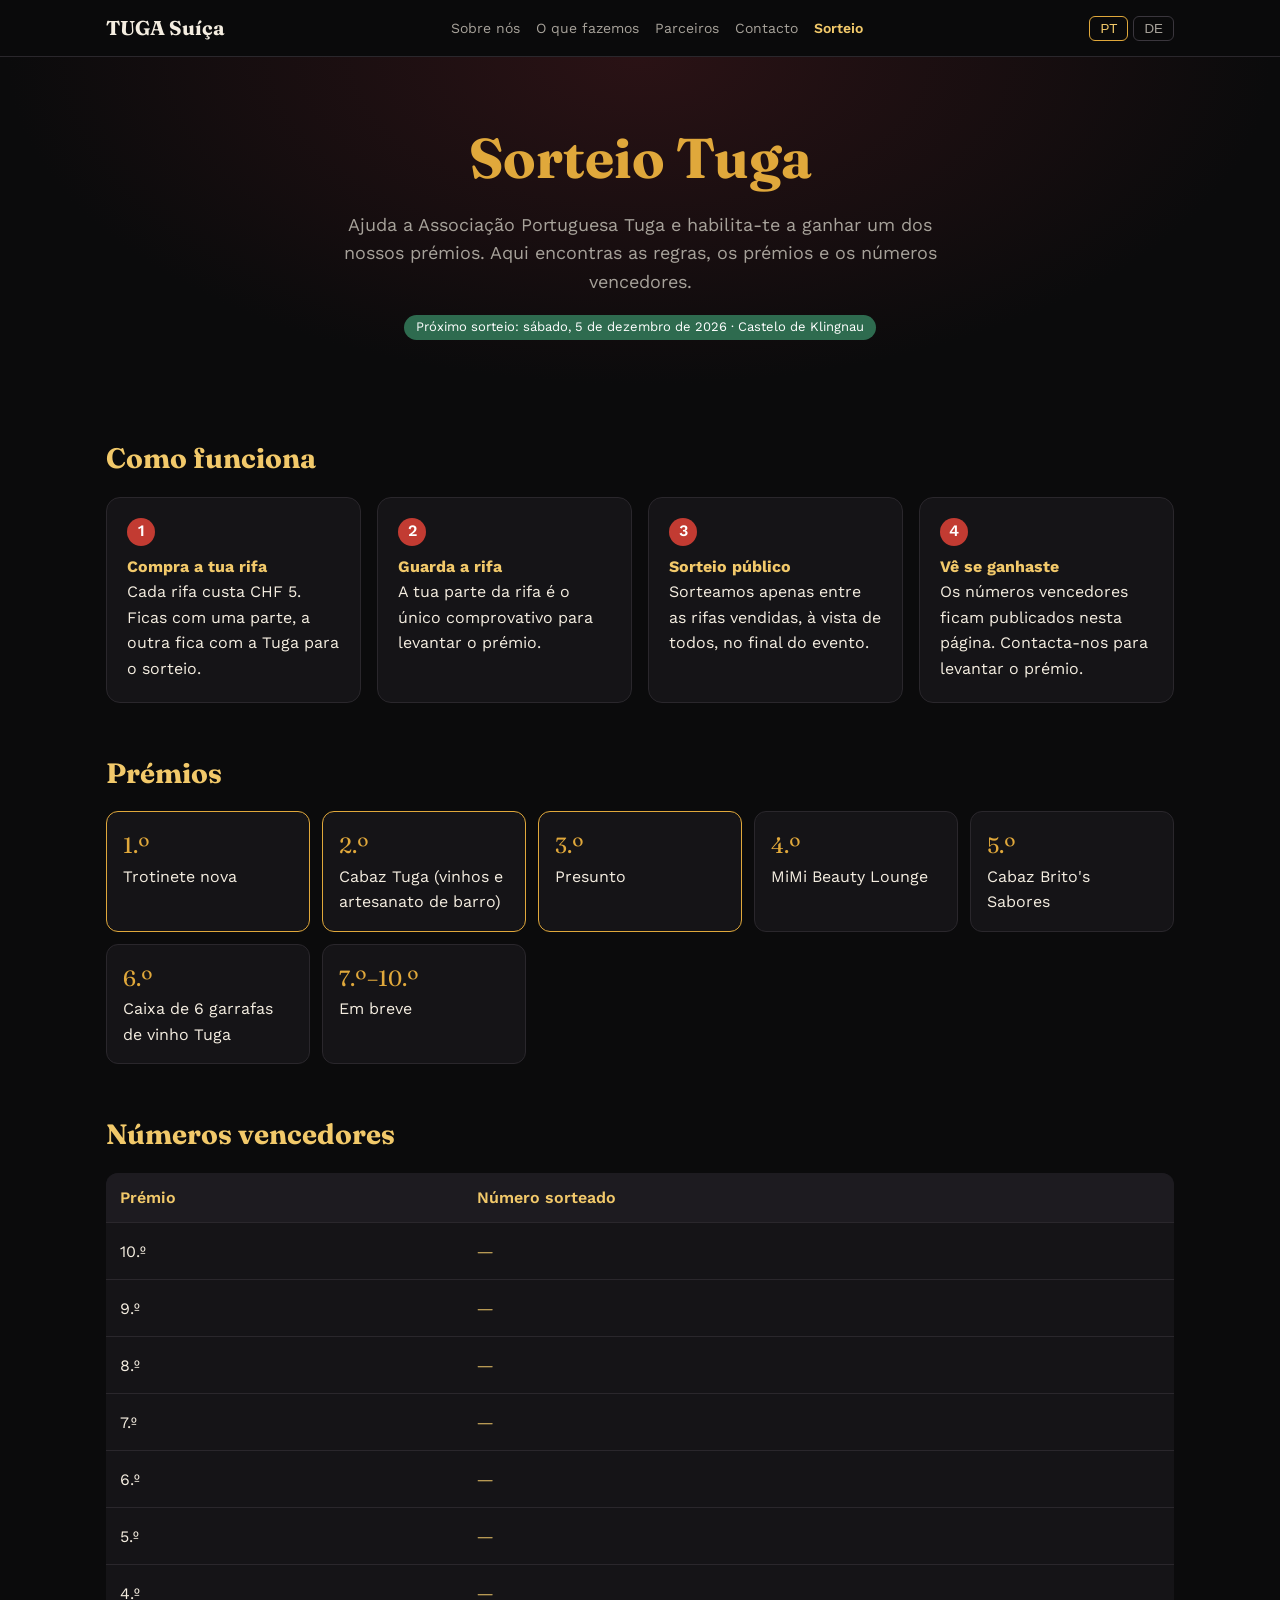
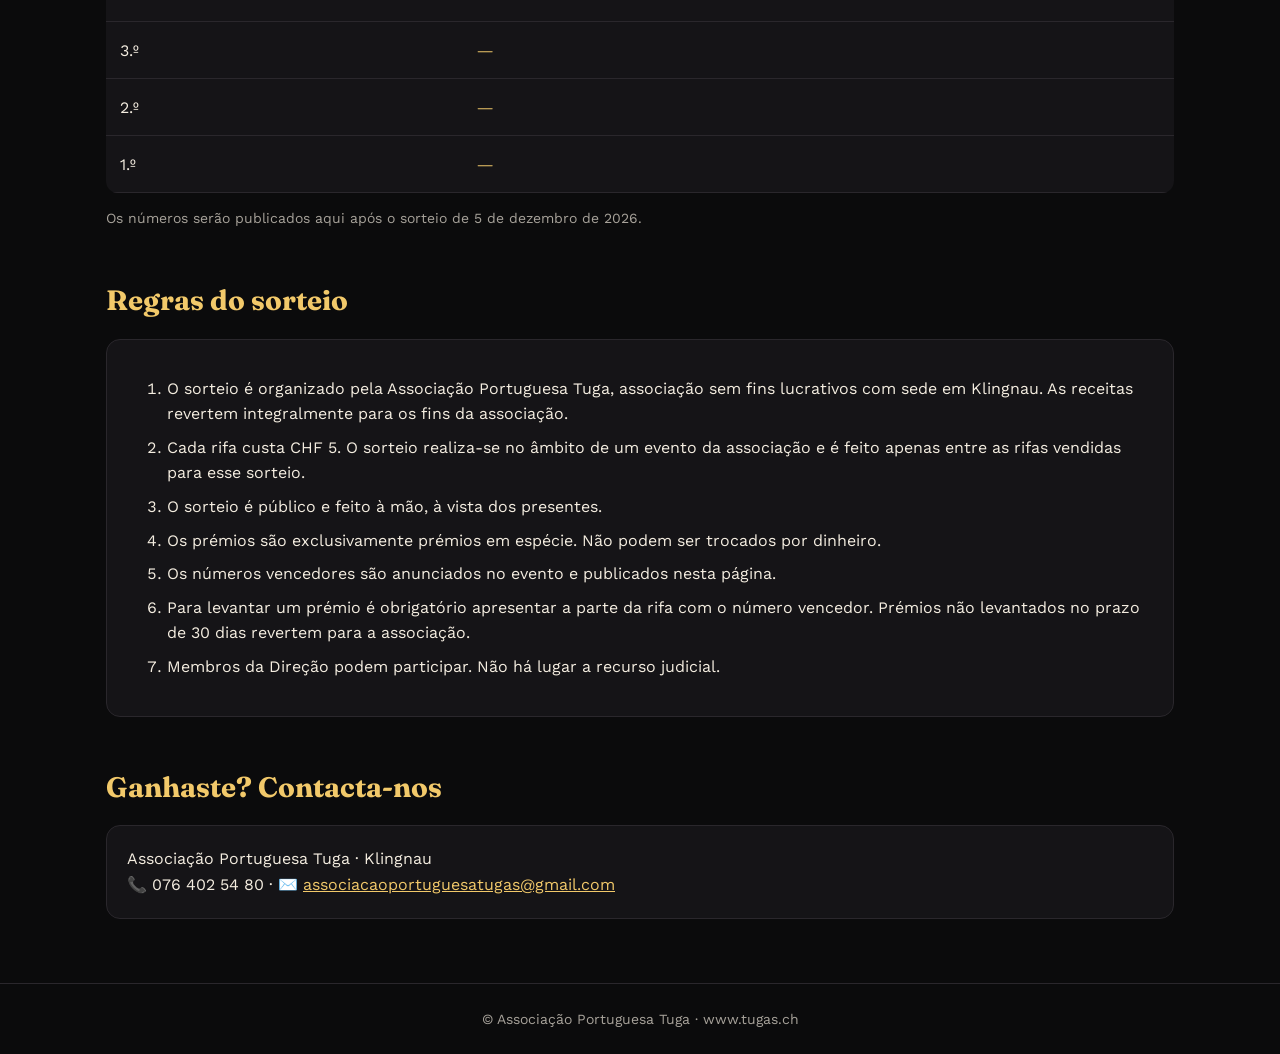
<file: dossie-natal-2026/sorteio/pagina-sorteio-rascunho.html>
<!doctype html>
<html lang="pt">
<head>
<meta charset="utf-8">
<meta name="viewport" content="width=device-width, initial-scale=1">
<title>Sorteio Tuga · Verlosung Tuga</title>
<link href="https://fonts.googleapis.com/css2?family=Fraunces:wght@600;700&family=Work+Sans:wght@400;500;600&display=swap" rel="stylesheet">
<style>
:root{--bg:#0b0b0c;--panel:#151417;--cream:#f4ede0;--gold:#e0a83b;--gold-light:#f2c96a;--green:#2e6b4f;--red:#c23b32;--muted:#a7a29a}
*{box-sizing:border-box}
body{margin:0;background:var(--bg);color:var(--cream);font-family:'Work Sans',sans-serif;line-height:1.6}
a{color:var(--gold-light)}
nav{position:sticky;top:0;background:rgba(11,11,12,.95);border-bottom:1px solid #2a272c;z-index:5}
.nav-inner{max-width:1100px;margin:0 auto;padding:12px 16px;display:flex;gap:16px;align-items:center;justify-content:space-between;flex-wrap:wrap}
.brand{font-family:'Fraunces',serif;font-weight:700;color:var(--cream);text-decoration:none;font-size:20px}
.nav-links{display:flex;gap:16px;flex-wrap:wrap;font-size:14px}
.nav-links a{color:var(--muted);text-decoration:none}
.nav-links a.active{color:var(--gold-light);font-weight:600}
.lang button{background:none;border:1px solid #3a363d;color:var(--muted);padding:4px 10px;border-radius:6px;cursor:pointer}
.lang button.active{border-color:var(--gold);color:var(--gold-light)}
header{padding:56px 16px 32px;text-align:center;background:radial-gradient(ellipse at top,#2a1215 0%,var(--bg) 70%)}
h1{font-family:'Fraunces',serif;font-size:clamp(34px,6vw,56px);margin:0 0 8px}
h1 span{color:var(--gold)}
h2{font-family:'Fraunces',serif;font-size:28px;margin:0 0 16px;color:var(--gold-light)}
.lede{max-width:640px;margin:0 auto;color:var(--muted);font-size:18px}
main{max-width:1100px;margin:0 auto;padding:0 16px 64px}
section{margin-top:48px}
.steps{display:grid;grid-template-columns:repeat(auto-fit,minmax(220px,1fr));gap:16px}
.card{background:var(--panel);border:1px solid #2a272c;border-radius:14px;padding:20px}
.card b{color:var(--gold-light)}
.num{display:inline-block;width:28px;height:28px;border-radius:50%;background:var(--red);color:#fff;text-align:center;font-weight:600;margin-bottom:8px}
.prizes{display:grid;grid-template-columns:repeat(auto-fit,minmax(200px,1fr));gap:12px}
.prize{background:var(--panel);border:1px solid #2a272c;border-radius:12px;padding:16px}
.prize .rank{font-family:'Fraunces',serif;color:var(--gold);font-size:22px}
.prize.top{border-color:var(--gold)}
table{width:100%;border-collapse:collapse;background:var(--panel);border-radius:12px;overflow:hidden}
th,td{padding:12px 14px;border-bottom:1px solid #2a272c;text-align:left}
th{background:#1d1b20;color:var(--gold-light);font-weight:600}
td.n{font-family:'Fraunces',serif;font-size:20px;color:var(--gold-light)}
.status{display:inline-block;background:var(--green);color:#fff;border-radius:999px;padding:2px 12px;font-size:13px}
ol li{margin-bottom:8px}
footer{border-top:1px solid #2a272c;padding:24px 16px;text-align:center;color:var(--muted);font-size:14px}
[data-lang="de"] .pt{display:none}[data-lang="pt"] .de{display:none}
</style>
</head>
<body data-lang="pt">
<nav><div class="nav-inner">
  <a class="brand" href="../">TUGA Suíça</a>
  <div class="nav-links">
    <a href="../#sobre"><span class="pt">Sobre nós</span><span class="de">Über uns</span></a>
    <a href="../#apoio"><span class="pt">O que fazemos</span><span class="de">Was wir tun</span></a>
    <a href="../#parceiros"><span class="pt">Parceiros</span><span class="de">Partner</span></a>
    <a href="../#contacto"><span class="pt">Contacto</span><span class="de">Kontakt</span></a>
    <a class="active" href="./"><span class="pt">Sorteio</span><span class="de">Verlosung</span></a>
  </div>
  <div class="lang"><button class="active" onclick="setLang('pt',this)">PT</button> <button onclick="setLang('de',this)">DE</button></div>
</div></nav>

<header>
  <h1><span class="pt">Sorteio <span>Tuga</span></span><span class="de">Verlosung <span>Tuga</span></span></h1>
  <p class="lede"><span class="pt">Ajuda a Associação Portuguesa Tuga e habilita-te a ganhar um dos nossos prémios. Aqui encontras as regras, os prémios e os números vencedores.</span><span class="de">Unterstütze die Associação Portuguesa Tuga und gewinne einen unserer Preise. Hier findest du die Regeln, die Preise und die Gewinnnummern.</span></p>
  <p style="margin-top:16px"><span class="status"><span class="pt">Próximo sorteio: sábado, 5 de dezembro de 2026 · Castelo de Klingnau</span><span class="de">Nächste Ziehung: Samstag, 5. Dezember 2026 · Schloss Klingnau</span></span></p>
</header>

<main>
<section>
  <h2><span class="pt">Como funciona</span><span class="de">So funktioniert's</span></h2>
  <div class="steps">
    <div class="card"><div class="num">1</div><br><b class="pt">Compra a tua rifa</b><b class="de">Los kaufen</b><br><span class="pt">Cada rifa custa CHF 5. Ficas com uma parte, a outra fica com a Tuga para o sorteio.</span><span class="de">Ein Los kostet CHF 5. Du behältst einen Teil, der andere bleibt bei der Tuga für die Ziehung.</span></div>
    <div class="card"><div class="num">2</div><br><b class="pt">Guarda a rifa</b><b class="de">Los aufbewahren</b><br><span class="pt">A tua parte da rifa é o único comprovativo para levantar o prémio.</span><span class="de">Dein Losteil ist der einzige Nachweis, um einen Preis abzuholen.</span></div>
    <div class="card"><div class="num">3</div><br><b class="pt">Sorteio público</b><b class="de">Öffentliche Ziehung</b><br><span class="pt">Sorteamos apenas entre as rifas vendidas, à vista de todos, no final do evento.</span><span class="de">Gezogen wird nur unter den verkauften Losen, öffentlich, am Ende des Anlasses.</span></div>
    <div class="card"><div class="num">4</div><br><b class="pt">Vê se ganhaste</b><b class="de">Gewinn prüfen</b><br><span class="pt">Os números vencedores ficam publicados nesta página. Contacta-nos para levantar o prémio.</span><span class="de">Die Gewinnnummern werden auf dieser Seite veröffentlicht. Kontaktiere uns, um deinen Preis abzuholen.</span></div>
  </div>
</section>

<section>
  <h2><span class="pt">Prémios</span><span class="de">Preise</span></h2>
  <div class="prizes">
    <div class="prize top"><div class="rank">1.º</div><span class="pt">Trotinete nova</span><span class="de">Neues Trottinett</span></div>
    <div class="prize top"><div class="rank">2.º</div><span class="pt">Cabaz Tuga (vinhos e artesanato de barro)</span><span class="de">Tuga-Korb (Weine und Tonhandwerk)</span></div>
    <div class="prize top"><div class="rank">3.º</div><span class="pt">Presunto</span><span class="de">Rohschinken (Presunto)</span></div>
    <div class="prize"><div class="rank">4.º</div>MiMi Beauty Lounge</div>
    <div class="prize"><div class="rank">5.º</div><span class="pt">Cabaz Brito's Sabores</span><span class="de">Korb von Brito's Sabores</span></div>
    <div class="prize"><div class="rank">6.º</div><span class="pt">Caixa de 6 garrafas de vinho Tuga</span><span class="de">Kiste mit 6 Flaschen Tuga-Wein</span></div>
    <div class="prize"><div class="rank">7.º–10.º</div><span class="pt">Em breve</span><span class="de">Folgt in Kürze</span></div>
  </div>
</section>

<section>
  <h2><span class="pt">Números vencedores</span><span class="de">Gewinnnummern</span></h2>
  <table>
    <tr><th><span class="pt">Prémio</span><span class="de">Preis</span></th><th><span class="pt">Número sorteado</span><span class="de">Gezogene Nummer</span></th></tr>
    <tr><td>10.º</td><td class="n">—</td></tr><tr><td>9.º</td><td class="n">—</td></tr><tr><td>8.º</td><td class="n">—</td></tr><tr><td>7.º</td><td class="n">—</td></tr><tr><td>6.º</td><td class="n">—</td></tr><tr><td>5.º</td><td class="n">—</td></tr><tr><td>4.º</td><td class="n">—</td></tr><tr><td>3.º</td><td class="n">—</td></tr><tr><td>2.º</td><td class="n">—</td></tr><tr><td>1.º</td><td class="n">—</td></tr>
  </table>
  <p style="color:var(--muted);font-size:14px"><span class="pt">Os números serão publicados aqui após o sorteio de 5 de dezembro de 2026.</span><span class="de">Die Nummern werden hier nach der Ziehung vom 5. Dezember 2026 veröffentlicht.</span></p>
</section>

<section>
  <h2><span class="pt">Regras do sorteio</span><span class="de">Teilnahmebedingungen</span></h2>
  <div class="card">
  <ol class="pt">
    <li>O sorteio é organizado pela Associação Portuguesa Tuga, associação sem fins lucrativos com sede em Klingnau. As receitas revertem integralmente para os fins da associação.</li>
    <li>Cada rifa custa CHF 5. O sorteio realiza-se no âmbito de um evento da associação e é feito apenas entre as rifas vendidas para esse sorteio.</li>
    <li>O sorteio é público e feito à mão, à vista dos presentes.</li>
    <li>Os prémios são exclusivamente prémios em espécie. Não podem ser trocados por dinheiro.</li>
    <li>Os números vencedores são anunciados no evento e publicados nesta página.</li>
    <li>Para levantar um prémio é obrigatório apresentar a parte da rifa com o número vencedor. Prémios não levantados no prazo de 30 dias revertem para a associação.</li>
    <li>Membros da Direção podem participar. Não há lugar a recurso judicial.</li>
  </ol>
  <ol class="de">
    <li>Die Verlosung wird von der Associação Portuguesa Tuga, einem gemeinnützigen Verein mit Sitz in Klingnau, durchgeführt. Der Erlös kommt vollumfänglich dem Vereinszweck zugute.</li>
    <li>Ein Los kostet CHF 5. Die Ziehung findet im Rahmen eines Anlasses des Vereins statt; gezogen wird nur unter den für diese Verlosung verkauften Losen.</li>
    <li>Die Ziehung ist öffentlich und erfolgt von Hand vor den Anwesenden.</li>
    <li>Es werden ausschliesslich Sachpreise verlost. Eine Barauszahlung ist ausgeschlossen.</li>
    <li>Die Gewinnnummern werden am Anlass bekanntgegeben und auf dieser Seite veröffentlicht.</li>
    <li>Ein Preis wird nur gegen Vorweisen des Losteils mit der Gewinnnummer ausgehändigt. Nicht abgeholte Preise verfallen nach 30 Tagen zugunsten des Vereins.</li>
    <li>Vorstandsmitglieder dürfen teilnehmen. Der Rechtsweg ist ausgeschlossen.</li>
  </ol>
  </div>
</section>

<section>
  <h2><span class="pt">Ganhaste? Contacta-nos</span><span class="de">Gewonnen? Kontaktiere uns</span></h2>
  <div class="card">Associação Portuguesa Tuga · Klingnau<br>📞 076 402 54 80 · ✉️ <a href="mailto:associacaoportuguesatugas@gmail.com">associacaoportuguesatugas@gmail.com</a></div>
</section>
</main>
<footer>© Associação Portuguesa Tuga · www.tugas.ch</footer>
<script>function setLang(l,b){document.body.dataset.lang=l;document.documentElement.lang=l;document.querySelectorAll('.lang button').forEach(x=>x.classList.remove('active'));b.classList.add('active')}</script>
</body>
</html>
</file>
<file: winzerfest/css/base.css>
/* ==========================================================================
   base.css — Tokens de design, reset e estrutura da pagina.
   Tema claro por defeito, tema escuro opcional (data-theme="dark").
   ========================================================================== */

:root {
  /* Cores neutras (tons suaves) */
  --bg: #F5F7FA;
  --surface: #FFFFFF;
  --surface-2: #FBFCFE;
  --border: #E3E8EF;
  --border-strong: #CDD5E0;
  --text: #1A2233;
  --text-soft: #5A6579;
  --text-faint: #8A94A6;

  /* Cor de marca */
  --brand: #7A1E2B;
  --brand-soft: #F6EAEC;
  --brand-ink: #FFFFFF;

  /* Estados */
  --ok: #1F7A48;
  --ok-soft: #E8F5EE;
  --danger: #B3261E;
  --danger-soft: #FBEAE9;

  /* Formas */
  --radius-sm: 8px;
  --radius: 12px;
  --radius-lg: 18px;
  --shadow-sm: 0 1px 2px rgba(20, 30, 50, .06);
  --shadow: 0 4px 16px rgba(20, 30, 50, .08);
  --shadow-lg: 0 18px 48px rgba(20, 30, 50, .18);

  /* Espacos */
  --gap: 16px;
  --pad: 20px;

  --font: system-ui, -apple-system, "Segoe UI", Roboto, "Helvetica Neue", Arial, sans-serif;
  --mono: ui-monospace, SFMono-Regular, "SF Mono", Menlo, Consolas, monospace;
}

[data-theme="dark"] {
  --bg: #0F131C;
  --surface: #161C28;
  --surface-2: #1B2230;
  --border: #26303F;
  --border-strong: #354154;
  --text: #E8ECF3;
  --text-soft: #A7B1C2;
  --text-faint: #7C879A;
  --brand: #C7566A;
  --brand-soft: #2A1A20;
  --brand-ink: #FFFFFF;
  --ok: #4ECB8B;
  --ok-soft: #14261D;
  --danger: #F08076;
  --danger-soft: #2A1614;
  --shadow-sm: 0 1px 2px rgba(0, 0, 0, .4);
  --shadow: 0 4px 16px rgba(0, 0, 0, .45);
  --shadow-lg: 0 18px 48px rgba(0, 0, 0, .6);
}

* { box-sizing: border-box; }

html, body { height: 100%; }

body {
  margin: 0;
  background: var(--bg);
  color: var(--text);
  font-family: var(--font);
  font-size: 15px;
  line-height: 1.5;
  -webkit-font-smoothing: antialiased;
}

h1, h2, h3 { margin: 0; line-height: 1.25; font-weight: 650; letter-spacing: -.01em; }

button, input, select, textarea { font: inherit; color: inherit; }

/* ------------------------------------------------------------------ layout */
.app {
  max-width: 1500px;
  margin: 0 auto;
  padding: 0 clamp(12px, 3vw, 32px) 64px;
}

.app-header {
  position: sticky;
  top: 0;
  z-index: 30;
  display: flex;
  flex-wrap: wrap;
  align-items: center;
  gap: var(--gap);
  padding: 16px 0;
  background: color-mix(in srgb, var(--bg) 88%, transparent);
  backdrop-filter: blur(10px);
  border-bottom: 1px solid var(--border);
}

.brand { display: flex; align-items: center; gap: 12px; margin-right: auto; }

.brand__mark {
  width: 42px; height: 42px;
  display: grid; place-items: center;
  border-radius: 12px;
  background: linear-gradient(140deg, var(--brand), color-mix(in srgb, var(--brand) 60%, #E2A03F));
  color: var(--brand-ink);
  font-weight: 700;
  letter-spacing: .02em;
  box-shadow: var(--shadow-sm);
}

.brand__title { font-size: 1.05rem; }
.brand__subtitle { margin: 0; font-size: .8rem; color: var(--text-soft); }

.header-actions { display: flex; flex-wrap: wrap; align-items: center; gap: 8px; }

.panel {
  background: var(--surface);
  border: 1px solid var(--border);
  border-radius: var(--radius-lg);
  box-shadow: var(--shadow-sm);
}

.section { margin-top: 22px; }
.section__head {
  display: flex; flex-wrap: wrap; align-items: baseline; gap: 10px;
  margin-bottom: 12px;
}
.section__head h2 { font-size: 1.05rem; }
.section__hint { margin: 0; color: var(--text-soft); font-size: .85rem; }

.save-status { font-size: .78rem; color: var(--text-faint); }
.save-status--error { color: var(--danger); font-weight: 600; }

.visually-hidden {
  position: absolute !important;
  width: 1px; height: 1px;
  margin: -1px; padding: 0;
  overflow: hidden; clip: rect(0 0 0 0); white-space: nowrap; border: 0;
}

body.is-previewing { overflow: hidden; }
</file>
<file: winzerfest/css/components.css>
/* ==========================================================================
   components.css — Botoes, filtros, tabela, resumo, dialogos e avisos.
   ========================================================================== */

/* Cores das linhas por cor de ficha (suaves, legiveis nos dois temas) */
:root {
  --row-branco: #F8FAFC;  --line-branco: #94A3B8;
  --row-verde:  #EEF9F0;  --line-verde:  #2FA84F;
  --row-laranja:#FEF4E9;  --line-laranja:#F08A24;
  --row-azul:   #EEF4FD;  --line-azul:   #2F76D6;
  --row-amarelo:#FEFAEA;  --line-amarelo:#D9A400;
}
[data-theme="dark"] {
  --row-branco: #1B2230;
  --row-verde:  #16281C;
  --row-laranja:#2E2113;
  --row-azul:   #152238;
  --row-amarelo:#2C2513;
}

/* ------------------------------------------------------------------ botoes */
.btn {
  display: inline-flex; align-items: center; gap: 8px;
  padding: 9px 15px;
  border: 1px solid var(--border-strong);
  border-radius: 999px;
  background: var(--surface);
  color: var(--text);
  font-weight: 550;
  cursor: pointer;
  transition: background .15s ease, border-color .15s ease, transform .08s ease;
}
.btn:hover { background: var(--surface-2); border-color: var(--text-faint); }
.btn:active { transform: translateY(1px); }
.btn:focus-visible { outline: 2px solid var(--brand); outline-offset: 2px; }

.btn--primary {
  background: var(--brand);
  border-color: var(--brand);
  color: var(--brand-ink);
}
.btn--primary:hover { background: color-mix(in srgb, var(--brand) 88%, #000); border-color: transparent; }

.btn--ghost { background: transparent; border-color: transparent; color: var(--text-soft); }
.btn--ghost:hover { background: var(--surface-2); color: var(--text); }

.btn--icon { padding: 9px 12px; }

.icon-btn {
  width: 32px; height: 32px;
  display: grid; place-items: center;
  border: 1px solid transparent;
  border-radius: 9px;
  background: transparent;
  color: var(--text-soft);
  cursor: pointer;
  font-size: 15px;
  line-height: 1;
}
.icon-btn:hover { background: var(--surface-2); border-color: var(--border); color: var(--text); }
.icon-btn--danger:hover { background: var(--danger-soft); border-color: transparent; color: var(--danger); }

/* ------------------------------------------------------------------ menu de exportacao */
.menu-wrap { position: relative; }
.menu {
  position: absolute; right: 0; top: calc(100% + 8px);
  min-width: 250px;
  padding: 6px;
  background: var(--surface);
  border: 1px solid var(--border);
  border-radius: var(--radius);
  box-shadow: var(--shadow-lg);
  z-index: 40;
}
.menu__item {
  display: flex; align-items: center; gap: 10px;
  width: 100%; padding: 9px 10px;
  border: 0; border-radius: var(--radius-sm);
  background: transparent; text-align: left; cursor: pointer;
}
.menu__item:hover { background: var(--surface-2); }
.menu__item small { display: block; color: var(--text-faint); font-size: .75rem; }
.menu__tag {
  min-width: 44px; padding: 3px 7px;
  border-radius: 6px;
  background: var(--brand-soft); color: var(--brand);
  font-size: .68rem; font-weight: 700; text-align: center; letter-spacing: .04em;
}
.menu__sep { height: 1px; margin: 6px 4px; background: var(--border); }

/* ------------------------------------------------------------------ barra de ferramentas */
.toolbar {
  display: flex; flex-wrap: wrap; align-items: center; gap: 12px;
  padding: 14px var(--pad);
}
.search {
  position: relative;
  flex: 1 1 260px;
  min-width: 200px;
}
.search input {
  width: 100%;
  padding: 10px 38px 10px 36px;
  border: 1px solid var(--border-strong);
  border-radius: 999px;
  background: var(--surface-2);
}
.search input:focus { outline: 2px solid color-mix(in srgb, var(--brand) 45%, transparent); outline-offset: 0; border-color: var(--brand); }
.search__icon { position: absolute; left: 13px; top: 50%; transform: translateY(-50%); color: var(--text-faint); }
.search__clear {
  position: absolute; right: 8px; top: 50%; transform: translateY(-50%);
  width: 24px; height: 24px; border: 0; border-radius: 50%;
  background: var(--border); color: var(--text-soft); cursor: pointer; line-height: 1;
}

.filters { display: flex; flex-wrap: wrap; gap: 8px; }
.chip {
  display: inline-flex; align-items: center; gap: 7px;
  padding: 7px 13px;
  border: 1px solid var(--border-strong);
  border-radius: 999px;
  background: var(--surface);
  cursor: pointer;
  font-size: .88rem;
  transition: border-color .15s ease, background .15s ease;
}
.chip:hover { background: var(--surface-2); }
.chip.is-active {
  border-color: color-mix(in srgb, var(--chip, var(--brand)) 70%, var(--text-faint));
  background: color-mix(in srgb, var(--chip, var(--brand)) 16%, var(--surface));
  font-weight: 600;
}
.chip__count { color: var(--text-faint); font-variant-numeric: tabular-nums; font-size: .78rem; }

.color-chip {
  width: 13px; height: 13px; border-radius: 4px;
  background: var(--chip, #ccc);
  border: 1px solid rgba(0, 0, 0, .18);
  flex: none;
}

.sorter { display: flex; align-items: center; gap: 6px; margin-left: auto; }
.sorter label { color: var(--text-soft); font-size: .85rem; }
.sorter select {
  padding: 8px 10px;
  border: 1px solid var(--border-strong);
  border-radius: var(--radius-sm);
  background: var(--surface);
}
#sort-dir { width: 34px; height: 34px; border: 1px solid var(--border-strong); border-radius: var(--radius-sm); background: var(--surface); cursor: pointer; }

.toolbar__meta {
  display: flex; align-items: center; gap: 10px;
  padding: 0 var(--pad) 12px;
  color: var(--text-soft); font-size: .82rem;
}

/* ------------------------------------------------------------------ tabela */
.table-wrap { overflow-x: auto; border-top: 1px solid var(--border); }

.fichas {
  width: 100%;
  min-width: 1080px;
  border-collapse: collapse;
}
.fichas th, .fichas td {
  padding: 9px 10px;
  border-bottom: 1px solid var(--border);
  text-align: left;
  vertical-align: middle;
}
.fichas thead th {
  position: sticky; top: 0; z-index: 5;
  background: var(--surface-2);
  color: var(--text-soft);
  font-size: .76rem; font-weight: 650;
  text-transform: uppercase; letter-spacing: .05em;
  white-space: nowrap;
}
.th-sort {
  display: inline-flex; align-items: center; gap: 6px;
  border: 0; background: none; padding: 0;
  color: inherit; font: inherit; text-transform: inherit; letter-spacing: inherit;
  cursor: pointer;
}
.th-sort:hover { color: var(--text); }
.th-sort__icon::after { content: '↕'; opacity: .35; }
.th-sort.is-active { color: var(--brand); }
.th-sort.is-active[data-dir="asc"] .th-sort__icon::after { content: '↑'; opacity: 1; }
.th-sort.is-active[data-dir="desc"] .th-sort__icon::after { content: '↓'; opacity: 1; }

.ficha-row { transition: background .12s ease; }
.ficha-row[data-color="branco"]  { background: var(--row-branco);  box-shadow: inset 4px 0 0 var(--line-branco); }
.ficha-row[data-color="verde"]   { background: var(--row-verde);   box-shadow: inset 4px 0 0 var(--line-verde); }
.ficha-row[data-color="laranja"] { background: var(--row-laranja); box-shadow: inset 4px 0 0 var(--line-laranja); }
.ficha-row[data-color="azul"]    { background: var(--row-azul);    box-shadow: inset 4px 0 0 var(--line-azul); }
.ficha-row[data-color="amarelo"] { background: var(--row-amarelo); box-shadow: inset 4px 0 0 var(--line-amarelo); }
.ficha-row:hover { filter: brightness(.985); }
[data-theme="dark"] .ficha-row:hover { filter: brightness(1.15); }

.product-name { display: block; font-weight: 600; }

.cell-input {
  width: 100%;
  padding: 6px 8px;
  border: 1px solid transparent;
  border-radius: var(--radius-sm);
  background: color-mix(in srgb, var(--surface) 55%, transparent);
  transition: border-color .12s ease, background .12s ease;
}
.cell-input:hover { border-color: var(--border-strong); }
.cell-input:focus { outline: none; border-color: var(--brand); background: var(--surface); box-shadow: 0 0 0 3px color-mix(in srgb, var(--brand) 18%, transparent); }
.cell-input--num { max-width: 120px; text-align: right; font-variant-numeric: tabular-nums; }
.cell-input--text { font-family: var(--mono); font-size: .82rem; }
.cell-input--color { min-width: 104px; }

.color-picker { display: inline-flex; align-items: center; gap: 8px; }
.color-picker .color-dot {
  width: 14px; height: 14px; border-radius: 4px;
  background: var(--dot); border: 1px solid rgba(0, 0, 0, .2); flex: none;
}

.col-product { min-width: 195px; }
.col-design { min-width: 195px; }
.col-notes { min-width: 140px; }
.col-code { min-width: 120px; }
.col-num { text-align: right; }
.col-total { font-variant-numeric: tabular-nums; font-weight: 600; white-space: nowrap; }
.col-actions { width: 1%; white-space: nowrap; }
.row-actions { display: flex; gap: 2px; justify-content: flex-end; }

.fichas tfoot th {
  background: var(--surface-2);
  border-top: 2px solid var(--border-strong);
  font-size: .84rem;
  white-space: nowrap;
}

.empty-state { padding: 48px 24px; text-align: center; color: var(--text-soft); }
.empty-state__icon { font-size: 30px; opacity: .5; }

/* ------------------------------------------------------------------ resumo */
.summary { padding: var(--pad); }
.summary__totals {
  display: grid;
  grid-template-columns: repeat(auto-fit, minmax(200px, 1fr));
  gap: 12px;
  margin-bottom: 16px;
}
.stat {
  padding: 14px 16px;
  border: 1px solid var(--border);
  border-radius: var(--radius);
  background: var(--surface-2);
}
.stat dt { color: var(--text-soft); font-size: .78rem; text-transform: uppercase; letter-spacing: .05em; }
.stat dd { margin: 4px 0 0; font-size: 1.5rem; font-weight: 700; letter-spacing: -.02em; font-variant-numeric: tabular-nums; }
.stat--highlight { background: var(--brand-soft); border-color: color-mix(in srgb, var(--brand) 30%, transparent); }
.stat--highlight dd { color: var(--brand); }

.summary__colors {
  display: grid;
  grid-template-columns: repeat(auto-fit, minmax(215px, 1fr));
  gap: 12px;
}
.color-card {
  padding: 14px;
  border: 1px solid var(--border);
  border-radius: var(--radius);
  background: var(--surface);
}
.color-card[data-color="branco"]  { border-left: 4px solid var(--line-branco); }
.color-card[data-color="verde"]   { border-left: 4px solid var(--line-verde); }
.color-card[data-color="laranja"] { border-left: 4px solid var(--line-laranja); }
.color-card[data-color="azul"]    { border-left: 4px solid var(--line-azul); }
.color-card[data-color="amarelo"] { border-left: 4px solid var(--line-amarelo); }
.color-card__head { display: flex; align-items: center; gap: 8px; }
.color-card__head h3 { font-size: .95rem; }
.color-card__scope { margin: 6px 0 12px; color: var(--text-faint); font-size: .76rem; min-height: 2.4em; }
.color-card__stats { display: flex; gap: 14px; margin: 0; }
.color-card__stats dt { color: var(--text-faint); font-size: .7rem; text-transform: uppercase; letter-spacing: .04em; }
.color-card__stats dd { margin: 2px 0 0; font-weight: 650; font-variant-numeric: tabular-nums; }

/* ------------------------------------------------------------------ dialogos */
dialog {
  width: min(660px, calc(100vw - 24px));
  padding: 0;
  border: 1px solid var(--border);
  border-radius: var(--radius-lg);
  background: var(--surface);
  color: var(--text);
  box-shadow: var(--shadow-lg);
}
dialog::backdrop { background: rgba(12, 18, 30, .5); backdrop-filter: blur(2px); }

.dialog__head {
  display: flex; align-items: center; gap: 10px;
  padding: 18px var(--pad);
  border-bottom: 1px solid var(--border);
}
.dialog__head::before {
  content: ''; width: 10px; height: 26px; border-radius: 4px; background: var(--border-strong);
}
#ficha-dialog[data-color="branco"]  .dialog__head::before { background: var(--line-branco); }
#ficha-dialog[data-color="verde"]   .dialog__head::before { background: var(--line-verde); }
#ficha-dialog[data-color="laranja"] .dialog__head::before { background: var(--line-laranja); }
#ficha-dialog[data-color="azul"]    .dialog__head::before { background: var(--line-azul); }
#ficha-dialog[data-color="amarelo"] .dialog__head::before { background: var(--line-amarelo); }

.dialog__body { padding: var(--pad); }
.dialog__foot {
  display: flex; justify-content: flex-end; gap: 8px;
  padding: 14px var(--pad);
  border-top: 1px solid var(--border);
  background: var(--surface-2);
  border-radius: 0 0 var(--radius-lg) var(--radius-lg);
}

.field-grid { display: grid; grid-template-columns: repeat(2, minmax(0, 1fr)); gap: 14px; }
.field { display: flex; flex-direction: column; gap: 5px; }
.field--wide { grid-column: 1 / -1; }
.field label { font-size: .8rem; font-weight: 600; color: var(--text-soft); }
.field input, .field select, .field textarea {
  padding: 10px 12px;
  border: 1px solid var(--border-strong);
  border-radius: var(--radius-sm);
  background: var(--surface-2);
}
.field input:focus, .field select:focus, .field textarea:focus {
  outline: none; border-color: var(--brand);
  box-shadow: 0 0 0 3px color-mix(in srgb, var(--brand) 18%, transparent);
}
.field textarea { resize: vertical; min-height: 68px; }
.field__hint { color: var(--text-faint); font-size: .74rem; }
.field__row { display: flex; gap: 8px; }
.field__row input { flex: 1; }

.form-errors {
  margin: 0 0 14px; padding: 10px 14px 10px 30px;
  border-radius: var(--radius-sm);
  background: var(--danger-soft); color: var(--danger);
  font-size: .85rem;
}

/* ------------------------------------------------------------------ avisos */
.toast {
  position: fixed; left: 50%; bottom: 24px; z-index: 90;
  display: none; align-items: center; gap: 14px;
  padding: 12px 18px;
  border-radius: 999px;
  background: #1A2233; color: #fff;
  box-shadow: var(--shadow-lg);
  transform: translateX(-50%);
  max-width: calc(100vw - 32px);
}
.toast.is-visible { display: flex; }
.toast--success { background: #14512F; }
.toast--error { background: #7A1E19; }
.toast__action {
  border: 1px solid rgba(255, 255, 255, .45);
  border-radius: 999px;
  padding: 4px 12px;
  background: transparent; color: inherit; cursor: pointer;
  font-size: .82rem;
}
.toast__action:hover { background: rgba(255, 255, 255, .14); }

/* ------------------------------------------------------------------ responsivo */
@media (max-width: 900px) {
  .fichas { min-width: 0; }
  .fichas thead, .fichas tfoot { display: none; }
  .fichas, .fichas tbody, .fichas tr, .fichas td { display: block; width: 100%; }
  .ficha-row {
    margin: 12px;
    border: 1px solid var(--border);
    border-radius: var(--radius);
    overflow: hidden;
  }
  .fichas td {
    display: grid;
    grid-template-columns: 42% 1fr;
    align-items: center;
    gap: 10px;
    border-bottom: 1px solid color-mix(in srgb, var(--border) 60%, transparent);
  }
  .fichas td:last-child { border-bottom: 0; }
  .fichas td::before {
    content: attr(data-label);
    color: var(--text-soft);
    font-size: .74rem; font-weight: 600;
    text-transform: uppercase; letter-spacing: .04em;
  }
  .cell-input--num { max-width: none; }
  .col-num { text-align: left; }
  .row-actions { justify-content: flex-start; }
  .sorter { margin-left: 0; }
  .field-grid { grid-template-columns: 1fr; }
}
</file>
<file: winzerfest/css/print.css>
/* ==========================================================================
   print.css — Lista final para a grafica (pre-visualizacao e impressao/PDF).
   ========================================================================== */

.print-view {
  position: fixed; inset: 0; z-index: 80;
  overflow: auto;
  background: #F1F3F7;
  padding: 0 0 60px;
}

.print-toolbar {
  position: sticky; top: 0; z-index: 2;
  display: flex; align-items: center; gap: 10px;
  padding: 12px clamp(12px, 4vw, 40px);
  background: #FFFFFF;
  border-bottom: 1px solid #E3E8EF;
  color: #1A2233;
}
.print-toolbar h2 { font-size: .95rem; margin-right: auto; }

/* A folha */
.print-sheet {
  width: min(1100px, calc(100% - 24px));
  margin: 24px auto;
  padding: 32px 34px 40px;
  background: #FFFFFF;
  color: #141A26;
  border-radius: 10px;
  box-shadow: 0 10px 30px rgba(20, 30, 50, .12);
}

.print-head {
  display: flex; flex-wrap: wrap; justify-content: space-between; gap: 16px;
  padding-bottom: 14px;
  border-bottom: 2px solid #141A26;
}
.print-head h1 { font-size: 1.35rem; }
.print-meta { margin: 4px 0 0; color: #5A6579; font-size: .82rem; }
.print-head__totals { text-align: right; font-size: .84rem; color: #5A6579; }
.print-head__totals p { margin: 0; }
.print-head__totals strong { color: #141A26; font-size: 1rem; }

.print-section { margin-top: 26px; break-inside: avoid; }
.print-section__title {
  display: flex; align-items: center; gap: 10px;
  font-size: 1rem; margin-bottom: 8px;
}
.print-section__title small { color: #6B7688; font-weight: 400; font-size: .78rem; }
.print-swatch {
  width: 16px; height: 16px; border-radius: 4px;
  border: 1px solid rgba(0, 0, 0, .25);
  display: inline-block; flex: none;
}
.print-swatch--sm { width: 11px; height: 11px; margin-right: 6px; vertical-align: -1px; }

.print-table { width: 100%; border-collapse: collapse; font-size: .85rem; }
.print-table th, .print-table td {
  padding: 7px 9px;
  border: 1px solid #D5DBE5;
  text-align: left;
}
.print-table thead th { background: #EFF2F7; font-size: .72rem; text-transform: uppercase; letter-spacing: .04em; }
.print-table tfoot th { background: #F7F9FC; }
.print-table .num { text-align: right; font-variant-numeric: tabular-nums; white-space: nowrap; }
.print-table .mono { font-family: var(--mono); font-size: .78rem; }

.print-empty { padding: 30px; text-align: center; color: #6B7688; }

.print-foot {
  display: flex; gap: 40px; margin-top: 46px;
  font-size: .78rem; color: #5A6579;
}
.print-sign { flex: 1; }
.print-sign span { display: block; border-top: 1px solid #98A2B3; margin-bottom: 5px; }

/* ------------------------------------------------------------------ impressao */
@media print {
  @page { size: A4; margin: 12mm; }

  body { background: #fff; }
  .app, .toast, dialog, .print-toolbar { display: none !important; }

  .print-view {
    position: static; inset: auto;
    overflow: visible; padding: 0; background: #fff;
    display: block !important;
  }
  .print-view[hidden] { display: none !important; }

  .print-sheet {
    width: auto; margin: 0; padding: 0;
    border-radius: 0; box-shadow: none;
  }

  .print-section { page-break-inside: avoid; }
  .print-table thead { display: table-header-group; }

  * { -webkit-print-color-adjust: exact; print-color-adjust: exact; }
}
</file>
